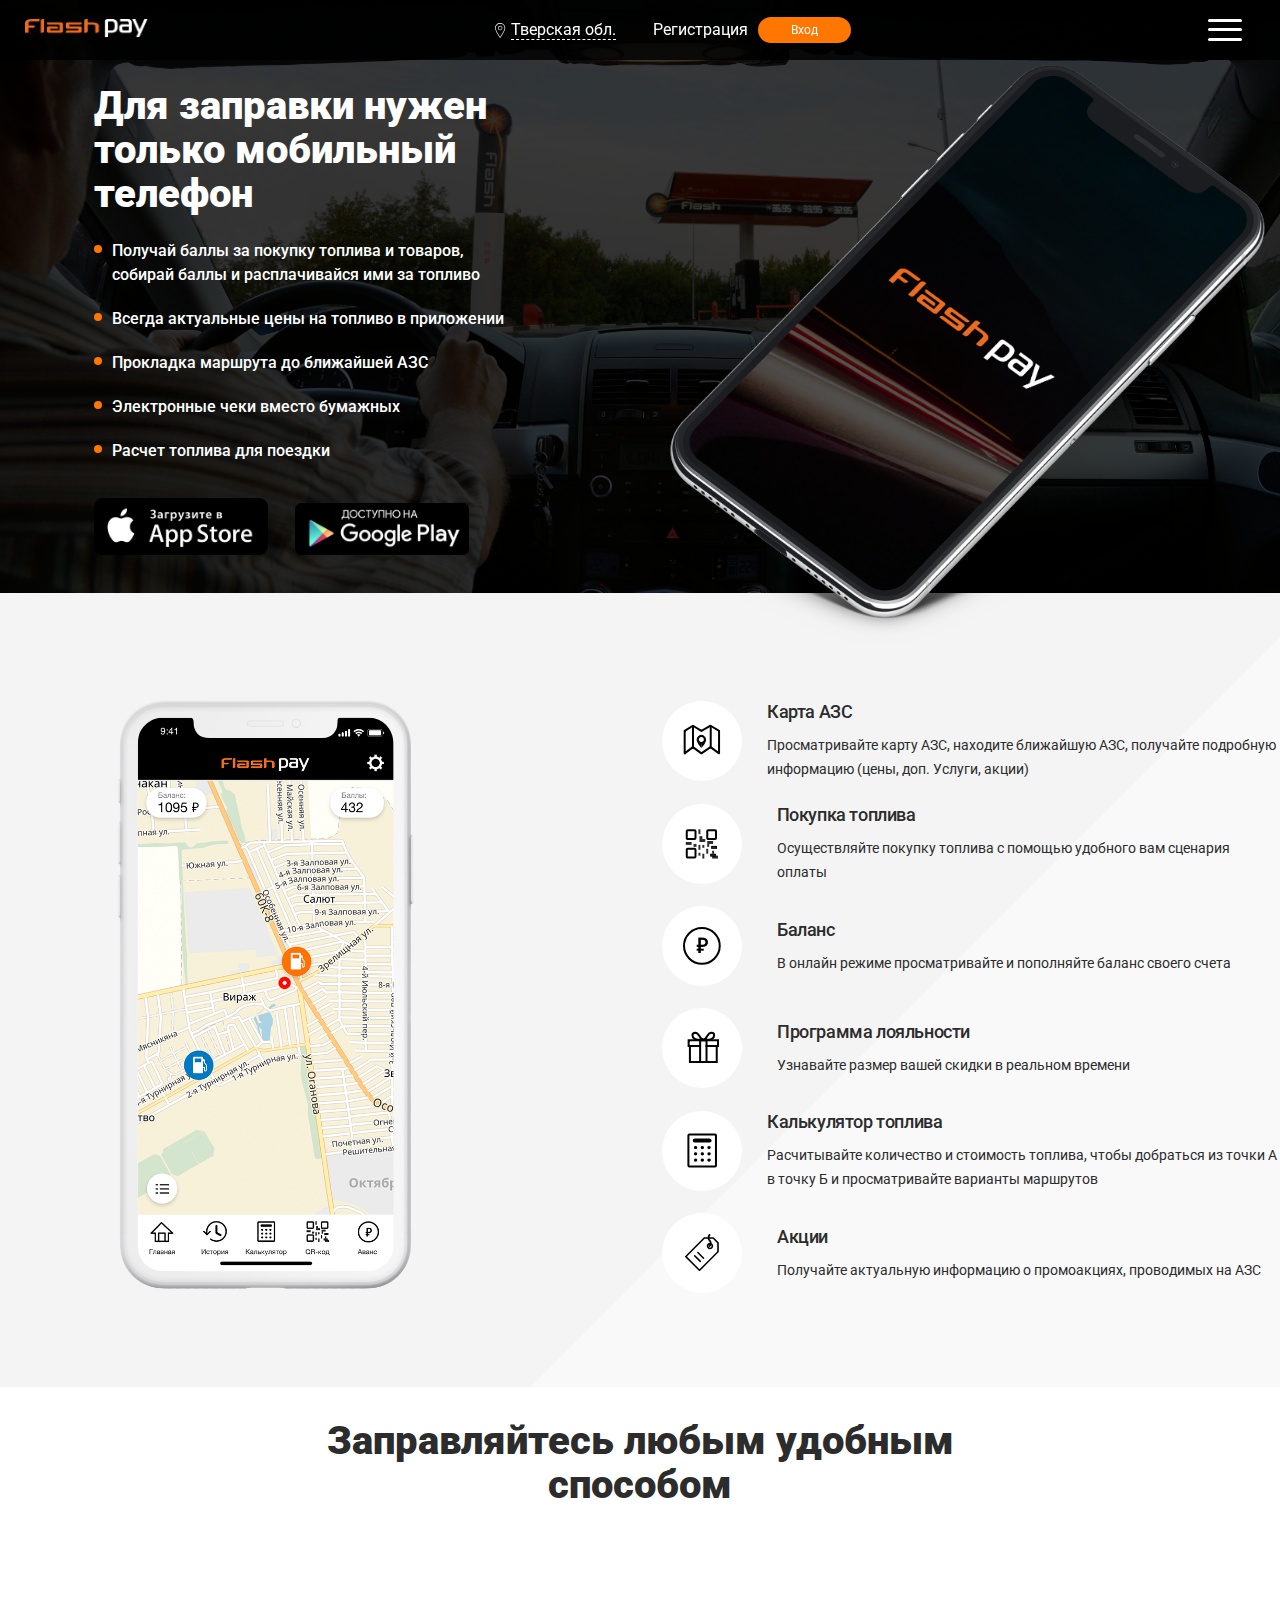
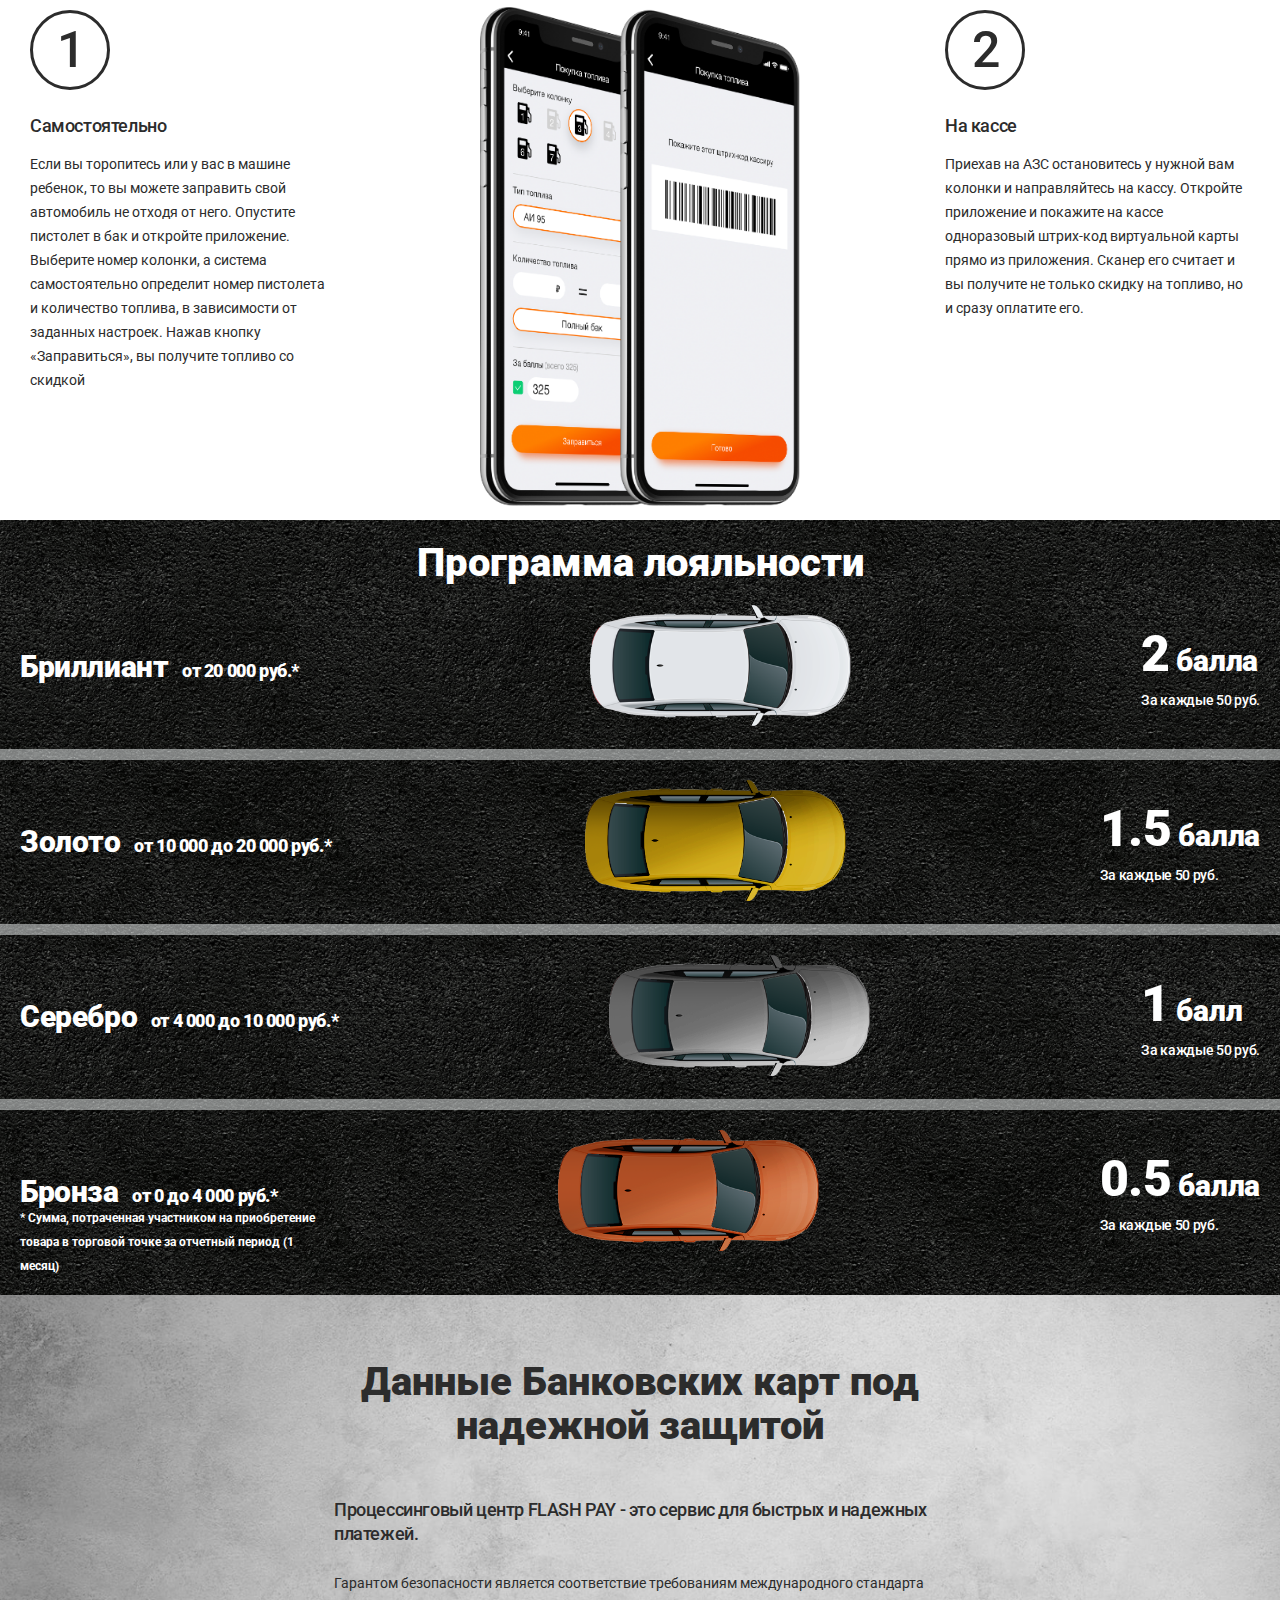
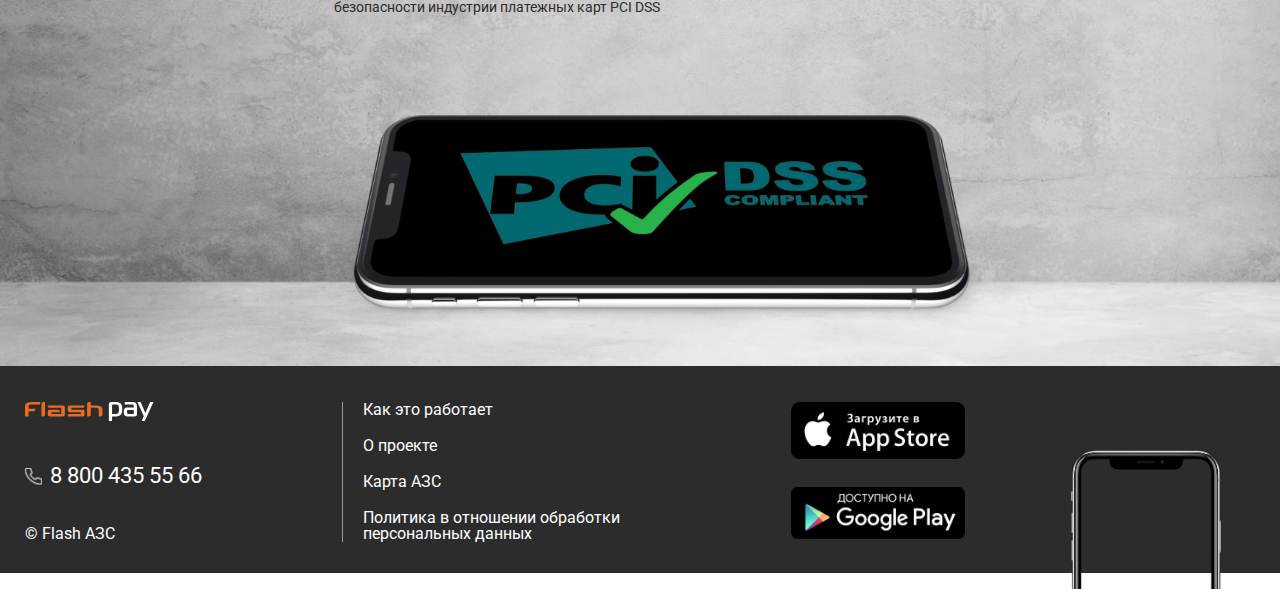
<file: index.html>
<!DOCTYPE html>
<html lang="en">

<head>
    <meta charset="UTF-8">
    <meta http-equiv="X-UA-Compatible" content="IE=edge">
    <meta name="viewport" content="width=device-width, initial-scale=1.0">
    <meta name="keywords" content="Теги сайта">
    <meta name="description" content="Описание сайта">
    <title>АЗС Flash | Главная</title>
    <link rel="stylesheet" href="css/main.css">
</head>

<body class="body body-index">
    <div class="header-wrap">
        <div class="container">
            <header class="header">
                <div class="header__left-logo">
                    <a href="/"><img src="image/flash-pay.png" alt="АЗС Flash"></a>
                </div>
				<nav class="header__left-nav">
					<ul>
						<li><a href="how_it_works.html" class="nav-active">Как это работает</a></li>
						<li><a href="about.html">О проекте</a></li>
						<li><a href="map.html">Карта АЗС</a></li>
						<li><a href="news.html">Новости</a></li>
					</ul>
				</nav>

                <div class="header__right">
                    <div class="header__right-geo">
                        <a href="#">Тверская обл.</a>
                    </div>
                    <div class="header__right-reg">
                        <a href="#">Регистрация</a>
                        <a href="#" class="btn">Вход</a>
                    </div>
				</div>
				<button class="toggle_mnu">
					<span class="sandwich">
						<span class="sw-line sw-topper"></span>
						<span class="sw-line sw-bottom"></span>
						<span class="sw-line sw-footer"></span>
					</span>
				</button>

            </header>
        </div>
    </div>

    <section class="benefits">
		<div class="overlay">
			<div class="wrap">
				<div class="container--benefits">
					<h2 class="animated fadeInUp">Для заправки нужен только мобильный телефон</h2>

					<ul class="animated fadeInUp">
						<li>Получай баллы за покупку топлива и товаров, собирай баллы и расплачивайся ими за топливо</li>
						<li>Всегда актуальные цены на топливо в приложении</li>
						<li>Прокладка маршрута до ближайшей АЗС</li>
						<li>Электронные чеки вместо бумажных</li>
						<li>Расчет топлива для поездки</li>
					</ul>

					<div class="benefits__app">
						<a href="#"><img src="image/image-3.png" alt="App Store"></a>
						<a href="#"><img src="image/image-4.png" alt="Google Play"></a>
					</div>
					<div class="benefits__img animated fadeInRight">
					</div>
				</div>
			</div>
		</div>
    </section>

    <section class="functions">
		<div class="wrap">
			<div class="container--functions">
				<ul class="functions__list">
					<li class="function__list-one block">
						<div class="block__icon block__icon--map"></div>
						<div class="block__text">
							<h4>Карта АЗС</h4>
							<p>Просматривайте карту АЗС, находите ближайшую АЗС, получайте подробную информацию (цены, доп. Услуги, акции)</p>
						</div>
					</li>

					<li class="function__list-one block">
						<div class="block__icon block__icon--fuel"></div>
						<div class="block__text">
							<h4>Покупка топлива</h4>
							<p>Осуществляйте покупку топлива с помощью удобного вам сценария оплаты</p>
						</div>
					</li>

					<li class="function__list-one block">
						<div class="block__icon block__icon--balance"></div>
						<div class="block__text">
							<h4>Баланс</h4>
							<p>В онлайн режиме просматривайте и пополняйте баланс своего счета</p>
						</div>
					</li>

					<li class="function__list-one block">
						<div class="block__icon block__icon--loyalty"></div>
						<div class="block__text">
							<h4>Программа лояльности</h4>
							<p>Узнавайте размер вашей скидки в реальном времени </p>
						</div>
					</li>

					<li class="function__list-one block">
						<div class="block__icon block__icon--calc"></div>
						<div class="block__text">
							<h4>Калькулятор топлива</h4>
							<p>Расчитывайте количество и стоимость топлива, чтобы добраться из точки А в точку Б и просматривайте варианты маршрутов</p>
						</div>
					</li>

					<li class="function__list-one block">
						<div class="block__icon block__icon--promo"></div>
						<div class="block__text">
							<h4>Акции</h4>
							<p>Получайте актуальную информацию о промоакциях, проводимых на АЗС</p>
						</div>
					</li>
				</ul>
			</div>
			<div class="functions__triangle"></div>
						
		</div>
    </section>

    <section class="ways">
		<div class="wrap">
			<div class="container--ways">
				<div class="ways__top">
					<h2>Заправляйтесь любым удобным способом
					</h2>
				</div>
				<div class="ways__bottom">
					<div class="ways__bottom-col">
						<div class="ways__bottom-wrap ">
							<span>1</span>
							<h4>Самостоятельно</h4>
							<p>Если вы торопитесь или у вас в машине ребенок, то вы можете заправить свой автомобиль не отходя от него. Опустите пистолет в бак и откройте приложение. Выберите номер колонки, а система самостоятельно определит номер пистолета и количество топлива, в зависимости от заданных настроек. Нажав кнопку «Заправиться», вы получите топливо со скидкой</p>
						</div>
						
					</div>
					<div class="ways__bottom-col">
						<div class="ways__bottom-wrap ways__bottom-wrap--right ">
							<span>2</span>
							<h4>На кассе</h4>
							<p>Приехав на АЗС остановитесь у нужной вам колонки и направляйтесь на кассу. Откройте приложение и покажите на кассе одноразовый штрих-код виртуальной карты прямо из приложения. Сканер его считает и вы получите не только скидку на топливо, но и сразу оплатите его.</p>
						</div>
					</div>
				</div>
			</div>
		</div>
    </section>

    <section class="program">
		<div class="wrap">
			<h2>Программа лояльности</h2>
			<div class="program__blocks program__blocks--brilliant">
				<div class="program__blocks-left">
					<p><span>Бриллиант</span> от 20 000 руб.*</p>
				</div>
				<div class="program__blocks-img ">
					<img src="image/car-brilliant.png" alt="car-brilliant">
				</div>
				<div class="program__blocks-right">
					<p><span><em>2</em> балла</span><br>За каждые 50 руб.</p>
				</div>
			</div>
			<div class="program__blocks program__blocks--gold">
				<div class="program__blocks-left">
					<p><span>Золото</span> от 10 000 до 20 000 руб.*</p>
				</div>
				<div class="program__blocks-img ">
					<img src="image/car-gold.png" alt="car-gold">
				</div>
				<div class="program__blocks-right">
					<p><span><em>1.5</em> балла</span><br>За каждые 50 руб.</p>
				</div>
			</div>
			<div class="program__blocks program__blocks--silver">
				<div class="program__blocks-left">
					<p><span>Серебро</span> от 4 000 до 10 000 руб.*</p>
				</div>
				<div class="program__blocks-img ">
					<img src="image/car-silver.png" alt="car-silver">
				</div>
				<div class="program__blocks-right">
					<p><span><em>1</em> балл</span><br>За каждые 50 руб.</p>
				</div>
			</div>
			<div class="program__blocks program__blocks--bronze">
				<div class="program__blocks-left">
					<p><span>Бронза</span> от 0 до 4 000 руб.*</p>
				</div>
				<div class="program__blocks-img ">
					<img src="image/car-bronze.png" alt="car-bronze">
				</div>
				<div class="program__blocks-right">
					<p><span><em>0.5</em> балла</span><br>За каждые 50 руб.</p>
				</div>
			</div>
			<div class="program__comment">* Сумма, потраченная участником на приобретение товара в торговой точке за отчетный период (1 месяц)</div>
		</div>
    </section>

    <section class="defence">
		<div class="wrap">
			<div class="container--defence ">
				<h2>Данные Банковских карт под надежной защитой</h2>
				<h4>Процессинговый центр FLASH PAY - это сервис для быстрых и надежных платежей.</h4>
				<p>Гарантом безопасности является соответствие требованиям международного стандарта безопасности индустрии платежных карт PCI DSS</p>
			</div>
		</div>
    </section>

    <footer class="footer-wrap">
        <div class="container">
            <div class="footer">
                <div class="footer__left">
                    <div class="footer__left-logo">
                        <a href="/"><img src="image/flash-pay.png" alt="АЗС Flash"></a>
                    </div>

                    <div class="footer__left-phone">
                        <a href="tel:+78004355566">8 800 435 55 66</a>
                    </div>

                    <div class="footer__left-copyright">&copy; <a href="/">Flash АЗС</a></div>
                </div>

                <nav class="footer__center">
                    <ul>
                        <li><a href="how_it_works.html">Как это работает</a></li>
                        <li><a href="about.html">О проекте</a></li>
                        <li><a href="map.html">Карта АЗС</a></li>
                        <li><a href="personal_data.html">Политика в отношении обработки персональных данных</a></li>
                    </ul>
                </nav>

                <div class="footer__right">
                    <a href="#"><img src="image/image-3.png" alt="App Store"></a>
                    <a href="#"><img src="image/image-4.png" alt="Google Play"></a>
                </div>
            </div>
        </div>
	</footer>
	<script src="js/common.js"></script>
</body>

</html>
</file>
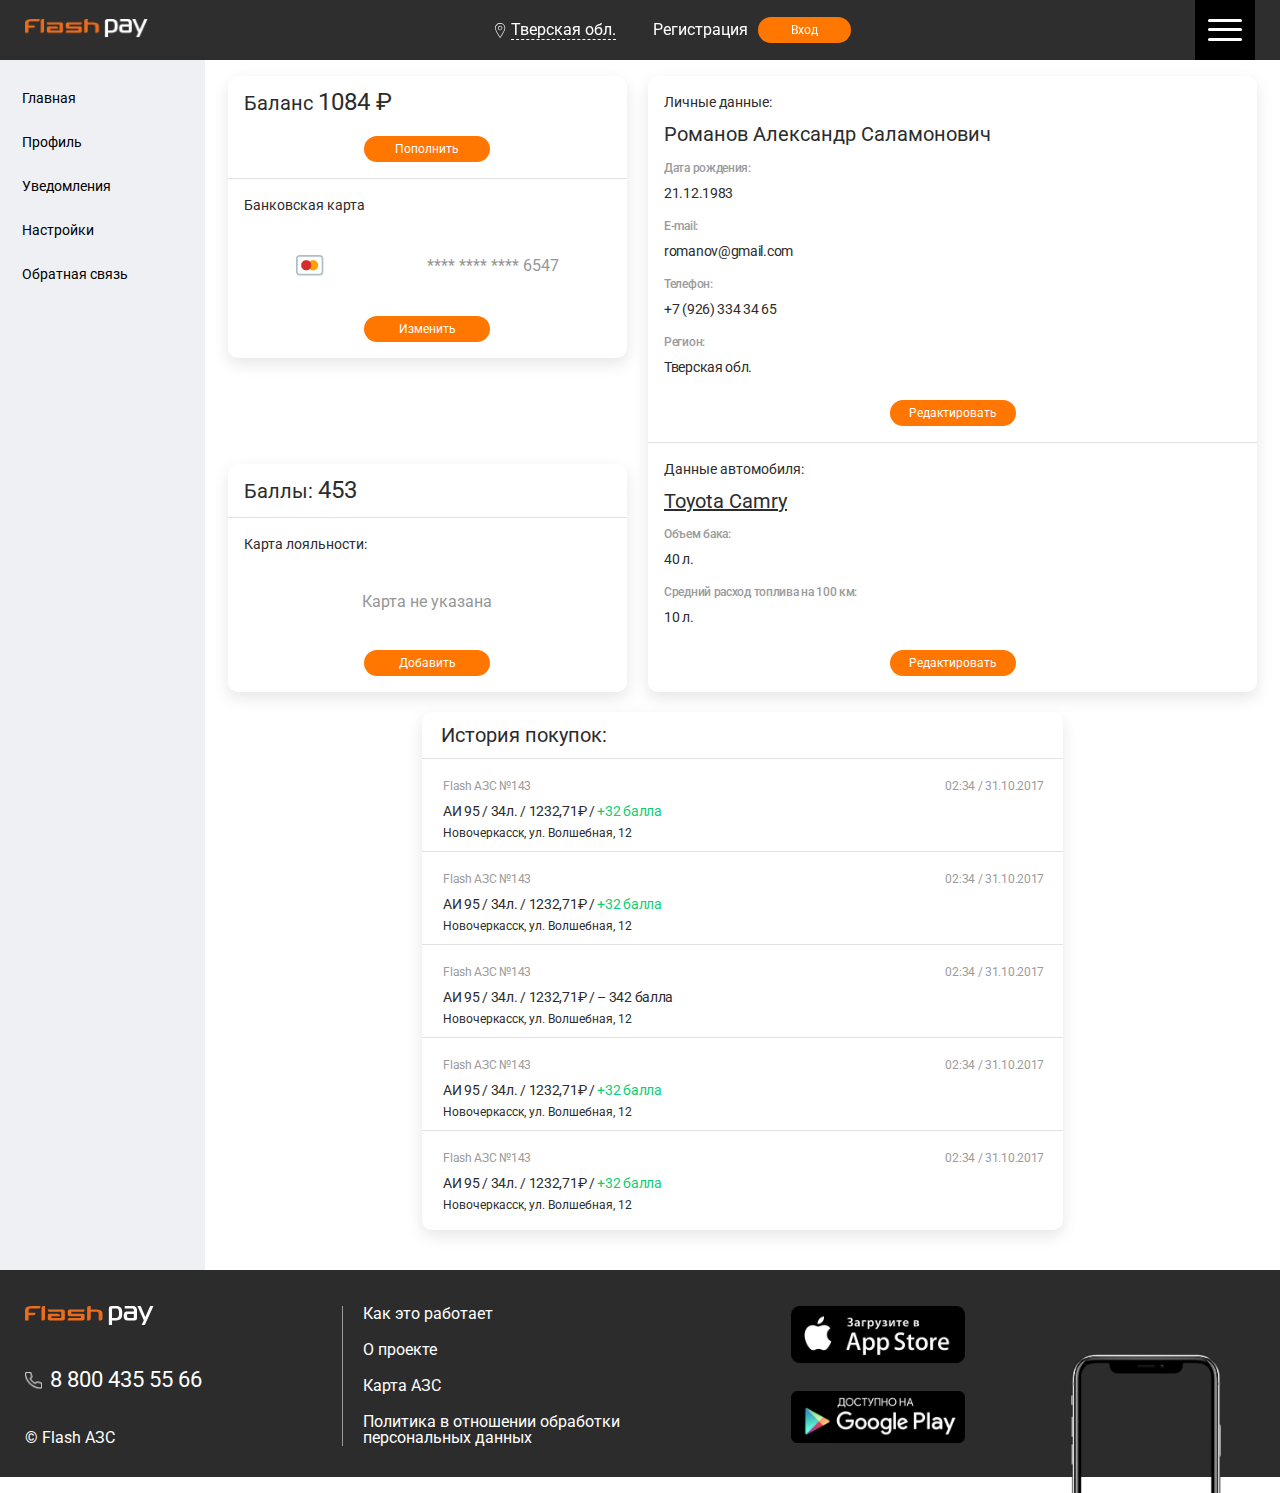
<file: cabinet.html>
<!DOCTYPE html>
<html lang="en">

<head>
    <meta charset="UTF-8">
    <meta http-equiv="X-UA-Compatible" content="IE=edge">
    <meta name="viewport" content="width=device-width, initial-scale=1.0">
    <meta name="keywords" content="Теги сайта">
    <meta name="description" content="Описание сайта">
    <title>АЗС Flash | Главная</title>
    <link rel="stylesheet" href="css/main.css">
</head>

<body class="body">
    <div class="wrapper">
        <div class="content">
            <div class="header-wrap">
                <div class="container">
                    <header class="header">
                        <div class="header__left-logo">
                            <a href="/"><img src="image/flash-pay.png" alt="АЗС Flash"></a>
                        </div>
                        <nav class="header__left-nav">
                            <ul>
                                <li><a href="how_it_works.html" class="nav-active">Как это работает</a></li>
                                <li><a href="about.html">О проекте</a></li>
                                <li><a href="map.html">Карта АЗС</a></li>
                                <li><a href="news.html">Новости</a></li>
                            </ul>
                        </nav>
        
                        <div class="header__right">
                            <div class="header__right-geo">
                                <a href="#">Тверская обл.</a>
                            </div>
                            <div class="header__right-reg">
                                <a href="#">Регистрация</a>
                                <a href="#" class="btn">Вход</a>
                            </div>
                        </div>
                        <button class="toggle_mnu">
                            <span class="sandwich">
                                <span class="sw-line sw-topper"></span>
                                <span class="sw-line sw-bottom"></span>
                                <span class="sw-line sw-footer"></span>
                            </span>
                        </button>
        
                    </header>
                </div>
            </div>

            <section class="cabinet">
                <div class="wrap">
                    <ul class="cabinet__menu">
                        <li><a href="#">Главная</a></li>
                        <li><a href="#">Профиль</a></li>
                        <li><a href="#">Уведомления</a></li>
                        <li><a href="#">Настройки</a></li>
                        <li><a href="#">Обратная связь</a></li>
                    </ul>
                    <div class="cabinet__wrap">
                        <div class="cabinet__col">
                            <div class="cabinet__col-single">
                                <div class="top">
                                    <h2>Баланс <span>1084 ₽</span></h2>
                                    <a class="btn btn--cabinet btn--orange" href="#">Пополнить</a>
                                </div>
        
                                <div class="bottom">
                                    <h3>Банковская карта</h3>
                                    <div class="bottom__card">
                                        <img src="image/if-mastercard-728973.png" alt="">
                                        <span>**** **** **** 6547</span>
                                    </div>
                                    <a class="btn btn--cabinet btn--orange" href="#">Изменить</a>
                                </div>
                            </div>
        
                            <div class="cabinet__col-single">
                                <div class="top">
                                    <h2>Баллы: <span>453</span></h2>
                                </div>
        
                                <div class="bottom">
                                    <h3> Карта лояльности: <a class="help" href="#"></a></h3>
                                    <div class="bottom__card">
                                        <span>Карта не указана</span>
                                    </div>
                                    <a class="btn btn--cabinet btn--orange" href="#">Добавить</a>
                                </div>
                            </div>
                        </div>
        
        
                        <div class="cabinet__col cabinet__col--wide">
                            <div class="cabinet__col-single">
                                <div class="top flex-align-left">
                                    <h3>Личные данные:</h3>
                                    <h2 class="name">Романов Александр Саламонович</h2>
                                    <h4>Дата рождения:</h4>
                                    <span class="info">21.12.1983</span>
                                    <h4>E-mail:</h4>
                                    <span class="info">romanov@gmail.com</span>
                                    <h4>Телефон:</h4>
                                    <span class="info">+7 (926) 334 34 65</span>
                                    <h4>Регион:</h4>
                                    <span class="info">Тверская обл.</span>
        
                                    <a class="btn btn--cabinet btn--orange" href="#">Редактировать</a>
                                </div>
        
                                <div class="bottom">
                                    <h3>Данные автомобиля:</h3>
                                    <h2 class="car">Toyota Camry</h2>
                                    <h4>Объем бака:</h4>
                                    <span class="info">40 л.</span>
                                    <h4>Средний расход топлива на 100 км:</h4>
                                    <span class="info">10 л.</span>
        
                                    <a class="btn btn--cabinet btn--orange" href="#">Редактировать</a>
                                </div>
                            </div>
                        </div>
        
        
                        <div class="cabinet__col cabinet__col--wide">
                            <div class="cabinet__col-single history">
                                <h2 class="history__header">История покупок:</h2>
        
                                <div class="history__single">
                                    <div class="history__single-top">
                                        <span class="common">Flash АЗС №143</span>
                                        <span class="common">02:34 / 31.10.2017</span>
                                    </div>
        
                                    <div class="history__single-bottom">
                                        <p class="sum">АИ 95 / 34л. / 1232,71₽ / <span class="sum__points">+32 балла</span></p>
                                        <p class="address">Новочеркасск, ул. Волшебная, 12</p>
                                    </div>
                                </div>
        
                                <div class="history__single">
                                    <div class="history__single-top">
                                        <span class="common">Flash АЗС №143</span>
                                        <span class="common">02:34 / 31.10.2017</span>
                                    </div>
        
                                    <div class="history__single-bottom">
                                        <p class="sum">АИ 95 / 34л. / 1232,71₽ / <span class="sum__points">+32 балла</span></p>
                                        <p class="address">Новочеркасск, ул. Волшебная, 12</p>
                                    </div>
                                </div>
        
                                <div class="history__single">
                                    <div class="history__single-top">
                                        <span class="common">Flash АЗС №143</span>
                                        <span class="common">02:34 / 31.10.2017</span>
                                    </div>
        
                                    <div class="history__single-bottom">
                                        <p class="sum">АИ 95 / 34л. / 1232,71₽ / <span class="sum__points sum__points--minus">– 342 балла</span></p>
                                        <p class="address">Новочеркасск, ул. Волшебная, 12</p>
                                    </div>
                                </div>
        
                                <div class="history__single">
                                    <div class="history__single-top">
                                        <span class="common">Flash АЗС №143</span>
                                        <span class="common">02:34 / 31.10.2017</span>
                                    </div>
        
                                    <div class="history__single-bottom">
                                        <p class="sum">АИ 95 / 34л. / 1232,71₽ / <span class="sum__points">+32 балла</span></p>
                                        <p class="address">Новочеркасск, ул. Волшебная, 12</p>
                                    </div>
                                </div>
                                <div class="history__single">
                                    <div class="history__single-top">
                                        <span class="common">Flash АЗС №143</span>
                                        <span class="common">02:34 / 31.10.2017</span>
                                    </div>
        
                                    <div class="history__single-bottom">
                                        <p class="sum">АИ 95 / 34л. / 1232,71₽ / <span class="sum__points">+32 балла</span></p>
                                        <p class="address">Новочеркасск, ул. Волшебная, 12</p>
                                    </div>
                                </div>
                            </div>
                        </div>
                    </div>
                </div>
                
                
            </section>
        </div>

        <footer class="footer-wrap">
            <div class="container">
                <div class="footer">
                    <div class="footer__left">
                        <div class="footer__left-logo">
                            <a href="/"><img src="image/flash-pay.png" alt="АЗС Flash"></a>
                        </div>

                        <div class="footer__left-phone">
                            <a href="tel:+78004355566">8 800 435 55 66</a>
                        </div>

                        <div class="footer__left-copyright">&copy; <a href="/">Flash АЗС</a></div>
                    </div>

                    <nav class="footer__center">
                        <ul>
                            <li><a href="how_it_works.html">Как это работает</a></li>
                            <li><a href="about.html">О проекте</a></li>
                            <li><a href="map.html">Карта АЗС</a></li>
                            <li><a href="personal_data.html">Политика в отношении обработки персональных данных</a></li>
                        </ul>
                    </nav>

                    <div class="footer__right">
                        <a href="#"><img src="image/image-3.png" alt="App Store"></a>
                        <a href="#"><img src="image/image-4.png" alt="Google Play"></a>
                    </div>
                </div>
            </div>
        </footer>
    </div>
	<script src="js/common.js"></script>
</body>

</html>
</file>
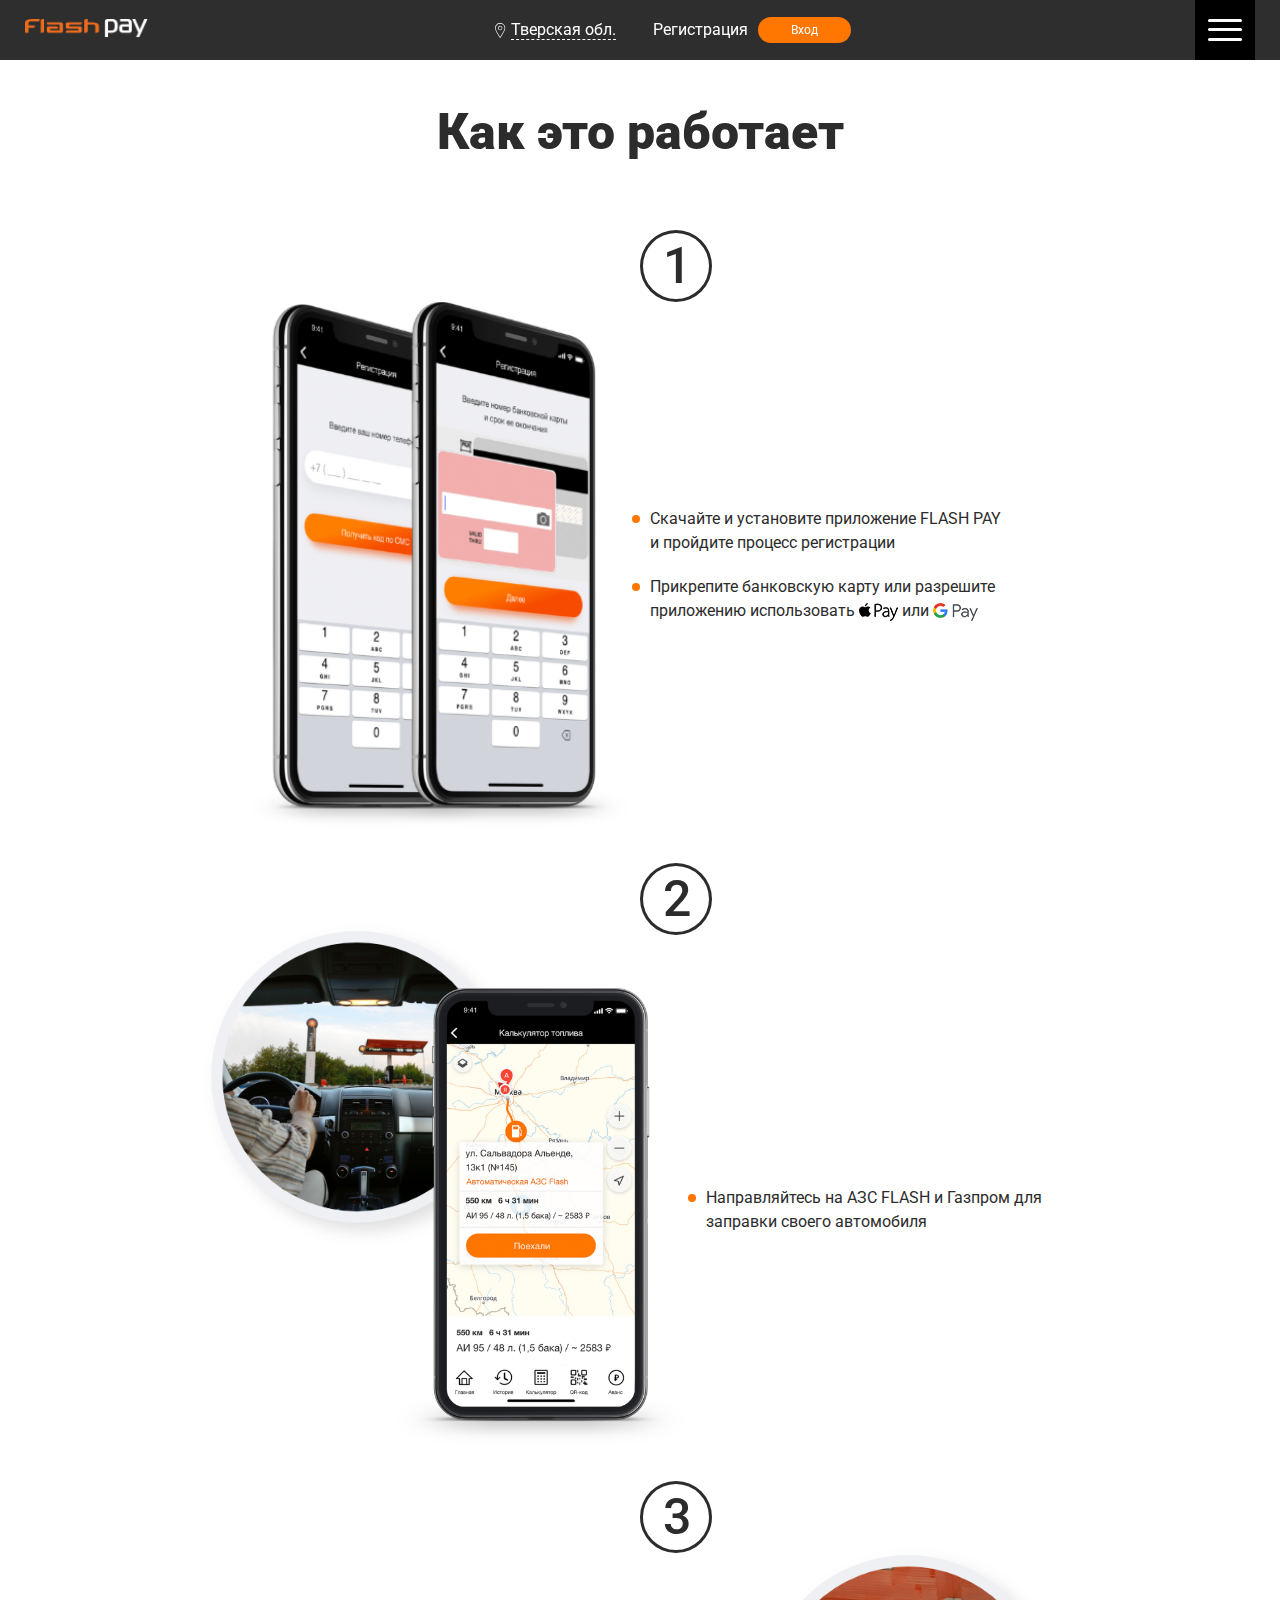
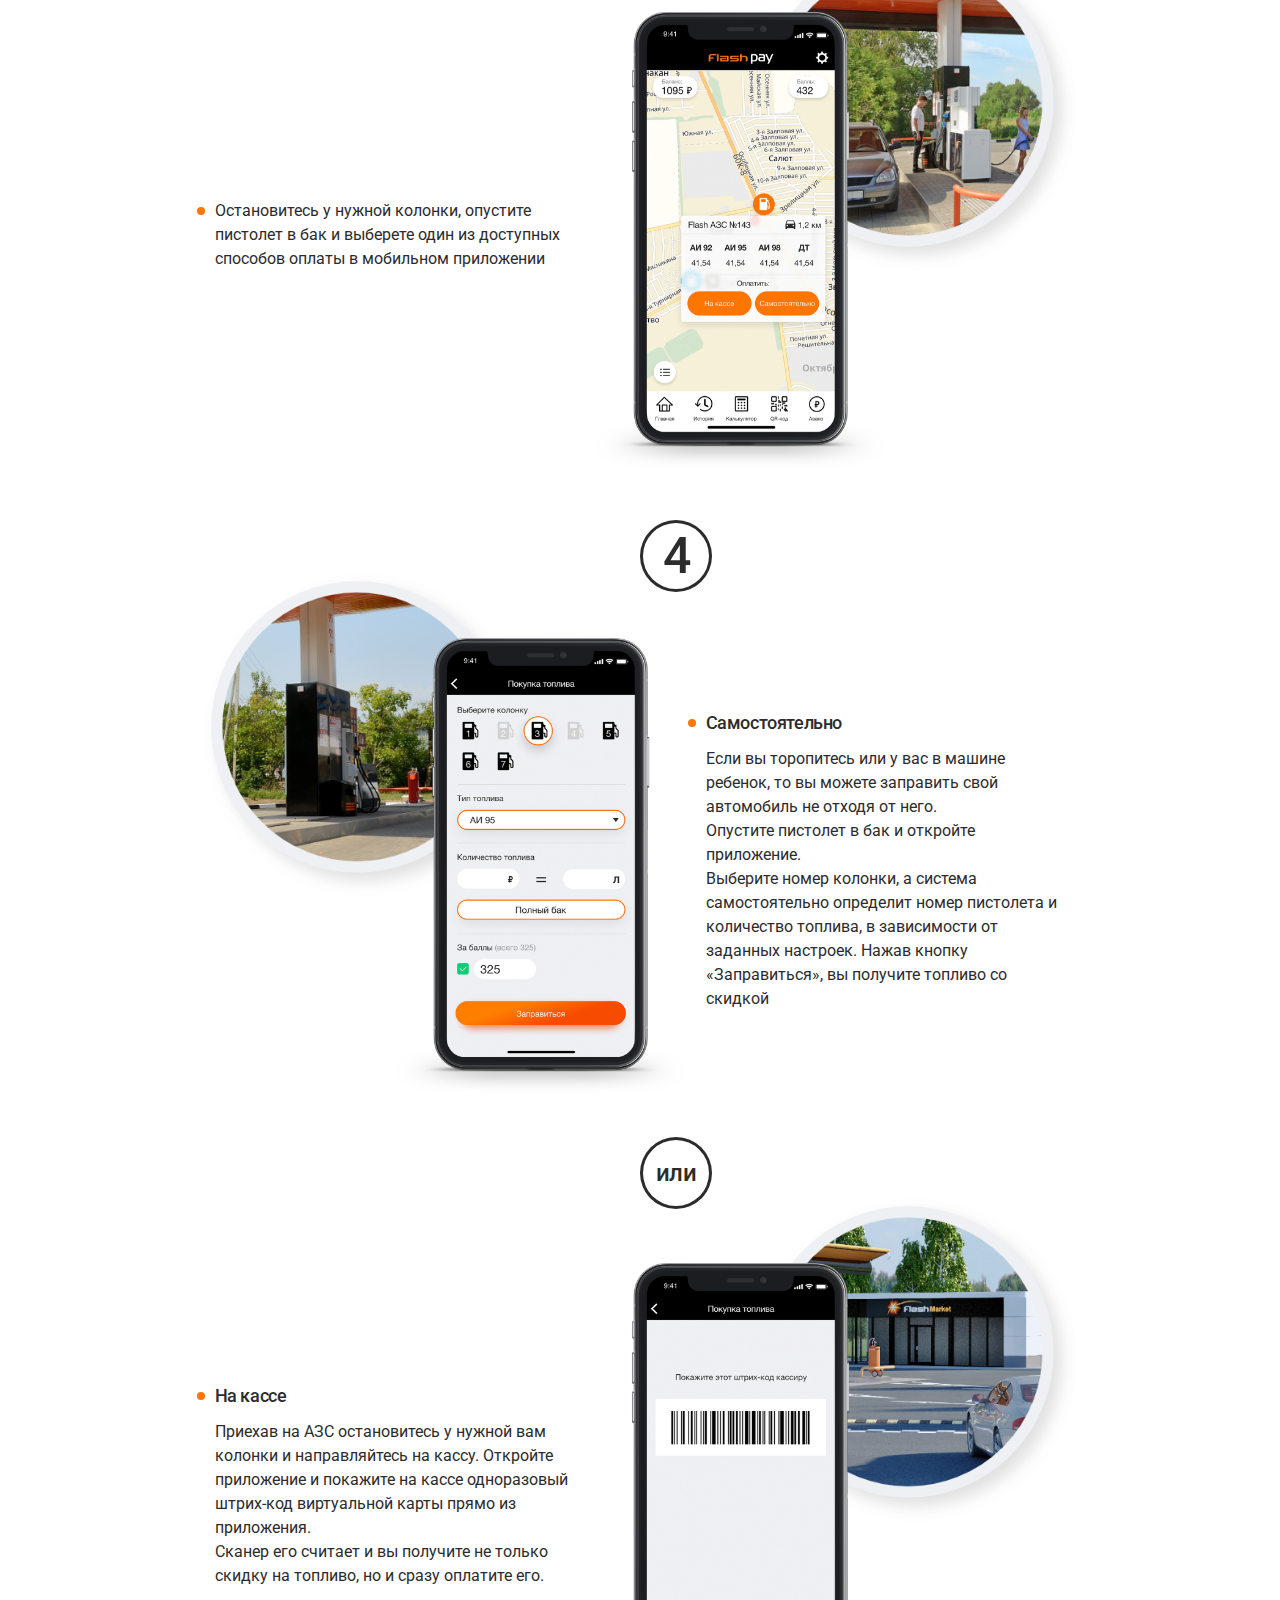
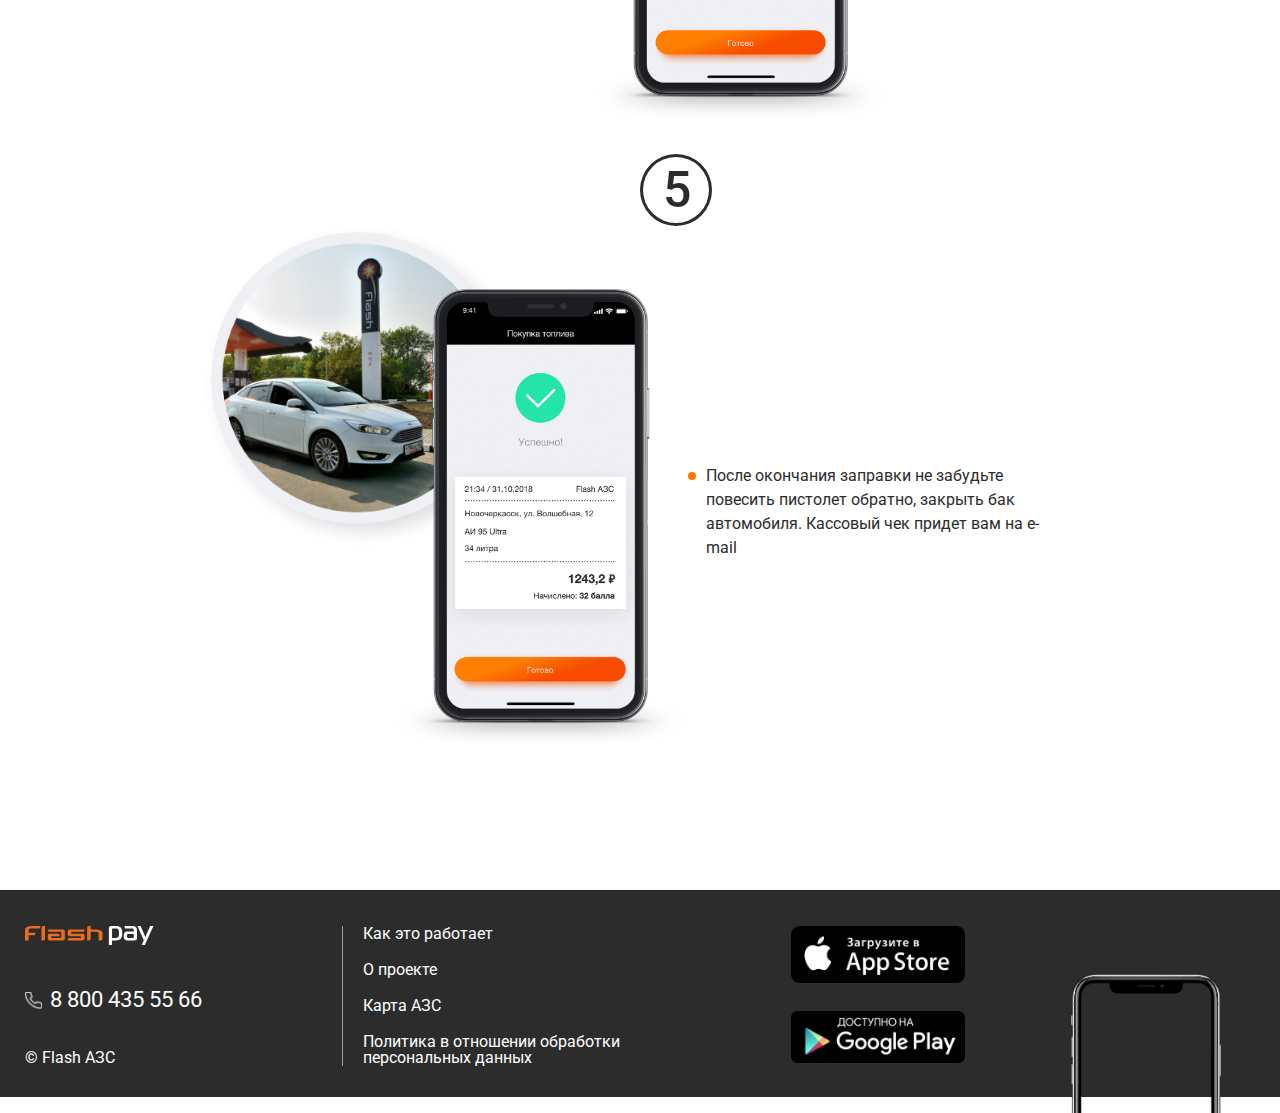
<file: how_it_works.html>
<!DOCTYPE html>
<html lang="en">

<head>
    <meta charset="UTF-8">
    <meta http-equiv="X-UA-Compatible" content="IE=edge">
    <meta name="viewport" content="width=device-width, initial-scale=1.0">
    <meta name="keywords" content="Теги сайта">
    <meta name="description" content="Описание сайта">
    <title>АЗС Flash | Главная</title>
    <link rel="stylesheet" href="css/main.css">
</head>

<body class="body body-sequence">
    <div class="header-wrap">
        <div class="container">
            <header class="header">
                <div class="header__left-logo">
                    <a href="/"><img src="image/flash-pay.png" alt="АЗС Flash"></a>
                </div>
                <nav class="header__left-nav">
                    <ul>
                        <li><a href="how_it_works.html" class="nav-active">Как это работает</a></li>
                        <li><a href="about.html">О проекте</a></li>
                        <li><a href="map.html">Карта АЗС</a></li>
                        <li><a href="news.html">Новости</a></li>
                    </ul>
                </nav>

                <div class="header__right">
                    <div class="header__right-geo">
                        <a href="#">Тверская обл.</a>
                    </div>
                    <div class="header__right-reg">
                        <a href="#">Регистрация</a>
                        <a href="#" class="btn">Вход</a>
                    </div>
                </div>
                <button class="toggle_mnu">
                    <span class="sandwich">
                        <span class="sw-line sw-topper"></span>
                        <span class="sw-line sw-bottom"></span>
                        <span class="sw-line sw-footer"></span>
                    </span>
                </button>

            </header>
        </div>
    </div>

    <section class="sequence">
        <div class="container container--sequence">
            <h1>Как это работает</h1>

            <div class="sequence__block sequence__block--one">
                <div class="sequence__img sequence__block--one-img">
                    <img src="image/phone-0.png" alt="phone">
                </div>
                <div class="sequence__text">
                    <div class="sequence__block-list">Скачайте и установите приложение FLASH PAY и пройдите процесс регистрации </div>
                    <div class="sequence__block-list">Прикрепите банковскую карту или разрешите приложению использовать <img src="image/APay.png" alt="ApplePay"> или <img src="image/GPay.png" alt="GooglePay"></div>
                </div>
            </div>

            <div class="sequence__block sequence__block--two">
                <div class="sequence__img sequence__img--bg sequence__block--two-img">
                    <img src="image/boy-1.png" alt="phone">
                </div>
                <div class="sequence__img">
                    <img src="image/phone-1.png" alt="phone">
                </div>
                <div class="sequence__text">
                    <div class="sequence__block-list">Направляйтесь на АЗС FLASH и Газпром для заправки своего автомобиля</div>
                </div>
            </div>

            <div class="sequence__block sequence__block--three">
                <div class="sequence__text">
                    <div class="sequence__block-list">Остановитесь у нужной колонки, опустите пистолет в бак и выберете один из доступных способов оплаты в мобильном приложении</div>
                </div>
                <div class="sequence__img sequence__img--bg sequence__block--three-img">
                    <img src="image/boy-2.png" alt="phone">
                </div>
                <div class="sequence__img">
                    <img src="image/phone-2.png" alt="phone">
                </div>
            </div>
            <div class="sequence__block sequence__block--four">
                <div class="sequence__img sequence__img--bg sequence__block--four-img">
                    <img src="image/boy-3.png" alt="phone">
                </div>
                <div class="sequence__img">
                    <img src="image/phone-3.png" alt="phone">
                </div>
                <div class="sequence__text">
                    <div class="sequence__block-list block-list--one choose"><h3>Самостоятельно</h3>Если вы торопитесь или у вас в машине ребенок, то вы можете заправить свой автомобиль не отходя от него. <br>Опустите пистолет в бак и откройте приложение. <br>Выберите номер колонки, а система самостоятельно определит номер пистолета и количество топлива, в зависимости от заданных настроек. Нажав кнопку «Заправиться», вы получите топливо со скидкой</div>
                </div>
            </div>

            <div class="sequence__block sequence__block--five">
                <div class="sequence__text">
                    <div class="sequence__block-list block-list--two"><h3>На кассе</h3>
                    Приехав на АЗС остановитесь у нужной вам колонки и направляйтесь на кассу. Откройте приложение и покажите на кассе одноразовый штрих-код виртуальной карты прямо из приложения. <br> Сканер его считает и вы получите не только скидку на топливо, но и сразу оплатите его.</div>
                </div>
                <div class="sequence__img sequence__img--bg sequence__block--five-img">
                    <img src="image/boy-4.png" alt="phone">
                </div>
                <div class="sequence__img">
                    <img src="image/phone-4.png" alt="phone">
                </div>
            </div>


            <div class="sequence__block sequence__block--six">
                <div class="sequence__img sequence__img--bg sequence__block--six-img">
                    <img src="image/boy-5.png" alt="phone">
                </div>
                <div class="sequence__img">
                    <img src="image/phone-5.png" alt="phone">
                </div>
                <div class="sequence__text">
                    <div class="sequence__block-list">После окончания заправки не забудьте повесить пистолет обратно, закрыть бак автомобиля. Кассовый чек придет вам на e-mail</div>
                </div>
            </div>
        </div>
    </section>

    <footer class="footer-wrap">
        <div class="container">
            <div class="footer">
                <div class="footer__left">
                    <div class="footer__left-logo">
                        <a href="/"><img src="image/flash-pay.png" alt="АЗС Flash"></a>
                    </div>

                    <div class="footer__left-phone">
                        <a href="tel:+78004355566">8 800 435 55 66</a>
                    </div>

                    <div class="footer__left-copyright">&copy; <a href="/">Flash АЗС</a></div>
                </div>

                <nav class="footer__center">
                    <ul>
                        <li><a href="how_it_works.html">Как это работает</a></li>
                        <li><a href="about.html">О проекте</a></li>
                        <li><a href="map.html">Карта АЗС</a></li>
                        <li><a href="personal_data.html">Политика в отношении обработки персональных данных</a></li>
                    </ul>
                </nav>

                <div class="footer__right">
                    <a href="#"><img src="image/image-3.png" alt="App Store"></a>
                    <a href="#"><img src="image/image-4.png" alt="Google Play"></a>
                </div>
            </div>
        </div>
    </footer>
	<script src="js/common.js"></script>
</body>

</html>
</file>
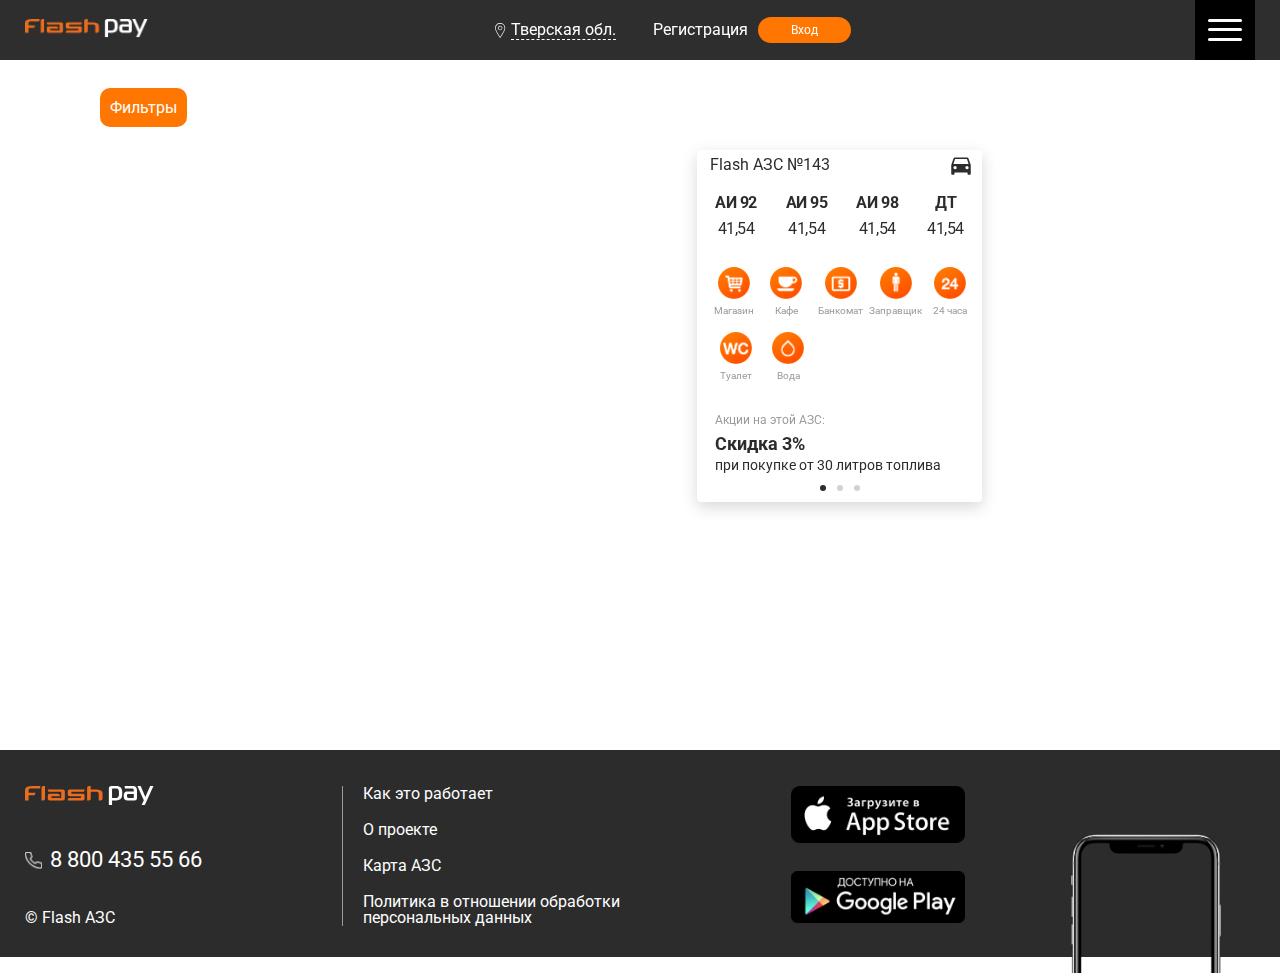
<file: map.html>
<!DOCTYPE html>
<html lang="en">

<head>
    <meta charset="UTF-8">
    <meta http-equiv="X-UA-Compatible" content="IE=edge">
    <meta name="viewport" content="width=device-width, initial-scale=1.0">
    <meta name="keywords" content="Теги сайта">
    <meta name="description" content="Описание сайта">
    <title>АЗС Flash | Главная</title>
    <link rel="stylesheet" href="css/main.css">
</head>

<body class="body">
    <div class="header-wrap">
        <div class="container">
            <header class="header">
                <div class="header__left-logo">
                    <a href="/"><img src="image/flash-pay.png" alt="АЗС Flash"></a>
                </div>
                <nav class="header__left-nav">
                    <ul>
                        <li><a href="how_it_works.html" class="nav-active">Как это работает</a></li>
                        <li><a href="about.html">О проекте</a></li>
                        <li><a href="map.html">Карта АЗС</a></li>
                        <li><a href="news.html">Новости</a></li>
                    </ul>
                </nav>

                <div class="header__right">
                    <div class="header__right-geo">
                        <a href="#">Тверская обл.</a>
                    </div>
                    <div class="header__right-reg">
                        <a href="#">Регистрация</a>
                        <a href="#" class="btn">Вход</a>
                    </div>
                </div>
                <button class="toggle_mnu">
                    <span class="sandwich">
                        <span class="sw-line sw-topper"></span>
                        <span class="sw-line sw-bottom"></span>
                        <span class="sw-line sw-footer"></span>
                    </span>
                </button>

            </header>
        </div>
    </div>

    <section class="filter display-none" id="filters-modal">
        <div class="filter-content">
            <div class="container--filter">
                <div class="filter__buttons">
                    <a href="#" class="btn" id="mapShow">На карте</a>
                    <a href="#" class="btn btn--transparent btn--black" id="listShow">Списком</a>
                </div>

                <div class="filter__lists">
                    <div class="filter__lists-one">
                        <span>Тип топлива:</span>
                        <ul>
                            <li>
                                <label class="checkbox">
                                    <input type="checkbox" class="checkbox__original">
                                    <span class="checkbox__custom"></span><span class="checkbox__text">АИ-98</span>
                                </label>
                            </li>

                            <li>
                                <label class="checkbox">
                                    <input type="checkbox" class="checkbox__original">
                                    <span class="checkbox__custom"></span><span class="checkbox__text">АИ-95</span>
                                </label>
                            </li>

                            <li>
                                <label class="checkbox">
                                    <input type="checkbox" class="checkbox__original">
                                    <span class="checkbox__custom"></span><span class="checkbox__text">АИ-92</span>
                                </label>
                            </li>

                            <li>
                                <label class="checkbox">
                                    <input type="checkbox" class="checkbox__original">
                                    <span class="checkbox__custom"></span><span class="checkbox__text">ДТ</span>
                                </label>
                            </li>
                        </ul>
                    </div>

                    <div class="filter__lists-one">
                        <span>Дополнительный услуги:</span>
                        <ul>
                            <li>
                                <label class="checkbox">
                                    <input type="checkbox" class="checkbox__original">
                                    <span class="checkbox__custom"></span><span class="checkbox__text">Автомойка</span>
                                </label>
                            </li>

                            <li>
                                <label class="checkbox">
                                    <input type="checkbox" class="checkbox__original">
                                    <span class="checkbox__custom"></span><span class="checkbox__text">Подкачка</span>
                                </label>
                            </li>

                            <li>
                                <label class="checkbox">
                                    <input type="checkbox" class="checkbox__original">
                                    <span class="checkbox__custom"></span><span class="checkbox__text">Кафе</span>
                                </label>
                            </li>

                            <li>
                                <label class="checkbox">
                                    <input type="checkbox" class="checkbox__original">
                                    <span class="checkbox__custom"></span><span class="checkbox__text">Магазин</span>
                                </label>
                            </li>
                        </ul>
                    </div>

                    <div class="filter__lists-one">
                        <span>Цена:</span>
                        <ul>

                            <li>
                                <label class="checkbox">
                                    <input type="checkbox" class="checkbox__original">
                                    <span class="checkbox__custom"></span><span class="checkbox__text">Ниже средней</span>
                                </label>
                            </li>

                            <li>
                                <label class="checkbox">
                                    <input type="checkbox" class="checkbox__original">
                                    <span class="checkbox__custom"></span><span class="checkbox__text">Средняя</span>
                                </label>
                            </li>

                            <li>
                                <label class="checkbox">
                                    <input type="checkbox" class="checkbox__original">
                                    <span class="checkbox__custom"></span><span class="checkbox__text">Выше средней</span>
                                </label>
                            </li>
                        </ul>
                    </div>
                </div>
            </div>
        </div>
    </section>

    <section class="map">
        <div class="map__services">
            <div class="map__services-block name"><span>Flash АЗС №143</span></div>
            <div class="map__services-block fuel">
                <div class="fuel__one">
                    <span>АИ 92</span>
                    <span>41,54</span>
                </div>
                <div class="fuel__one">
                    <span>АИ 95</span>
                    <span>41,54</span>
                </div>
                <div class="fuel__one">
                    <span>АИ 98</span>
                    <span>41,54</span>
                </div>
                <div class="fuel__one">
                    <span>ДТ</span>
                    <span>41,54</span>
                </div>
            </div>
            <div class="map__services-block list">
                <div class="list__one"><img src="image/group-175.png" alt=""><span>Магазин</span></div>
                <div class="list__one"><img src="image/group-176.png" alt=""><span>Кафе</span></div>
                <div class="list__one"><img src="image/group-177.png" alt=""><span>Банкомат</span></div>
                <div class="list__one"><img src="image/group-178.png" alt=""><span>Заправщик</span></div>
                <div class="list__one"><img src="image/group-179.png" alt=""><span>24 часа</span></div>
                <div class="list__one"><img src="image/group-180.png" alt=""><span>Туалет</span></div>
                <div class="list__one"><img src="image/group-181.png" alt=""><span>Вода</span></div>
            </div>
            <div class="map__services-block promo">
                <div class="promo__top">Акции на этой АЗС:</div>
                <div class="promo__bottom">
                    <h6>Скидка 3%</h6>
                    <p>при покупке от 30 литров топлива</p>
                </div>
            </div>
            <div class="map__services-dots">
                <ul>
                    <li class="active"><span></span></li>
                    <li><span></span></li>
                    <li><span></span></li>
                </ul>
            </div>
        </div>

        <div class="map__graphics">
            <iframe src="https://yandex.ru/map-widget/v1/?um=constructor%3Aa9898c46b7b5bcd7295e8454e9290e59afa8a09ab27899cb7026a6f1d56b02a2&amp;source=constructor"
                width="100%" height="100%" frameborder="0"></iframe>
        </div>
    </section>

    <footer class="footer-wrap">
        <div class="container">
            <div class="footer">
                <div class="footer__left">
                    <div class="footer__left-logo">
                        <a href="/"><img src="image/flash-pay.png" alt="АЗС Flash"></a>
                    </div>

                    <div class="footer__left-phone">
                        <a href="tel:+78004355566">8 800 435 55 66</a>
                    </div>

                    <div class="footer__left-copyright">&copy; <a href="/">Flash АЗС</a></div>
                </div>

                <nav class="footer__center">
                    <ul>
                        <li><a href="how_it_works.html">Как это работает</a></li>
                        <li><a href="about.html">О проекте</a></li>
                        <li><a href="map.html">Карта АЗС</a></li>
                        <li><a href="personal_data.html">Политика в отношении обработки персональных данных</a></li>
                    </ul>
                </nav>

                <div class="footer__right">
                    <a href="#"><img src="image/image-3.png" alt="App Store"></a>
                    <a href="#"><img src="image/image-4.png" alt="Google Play"></a>
                </div>
            </div>
        </div>
    </footer>
    <div class="filter__btn" id="filtersShow"><span>Фильтры</span></div>
    <script src="js/common.js"></script>
    <script src="js/map-fliters.js"></script>
</body>

</html>
</file>
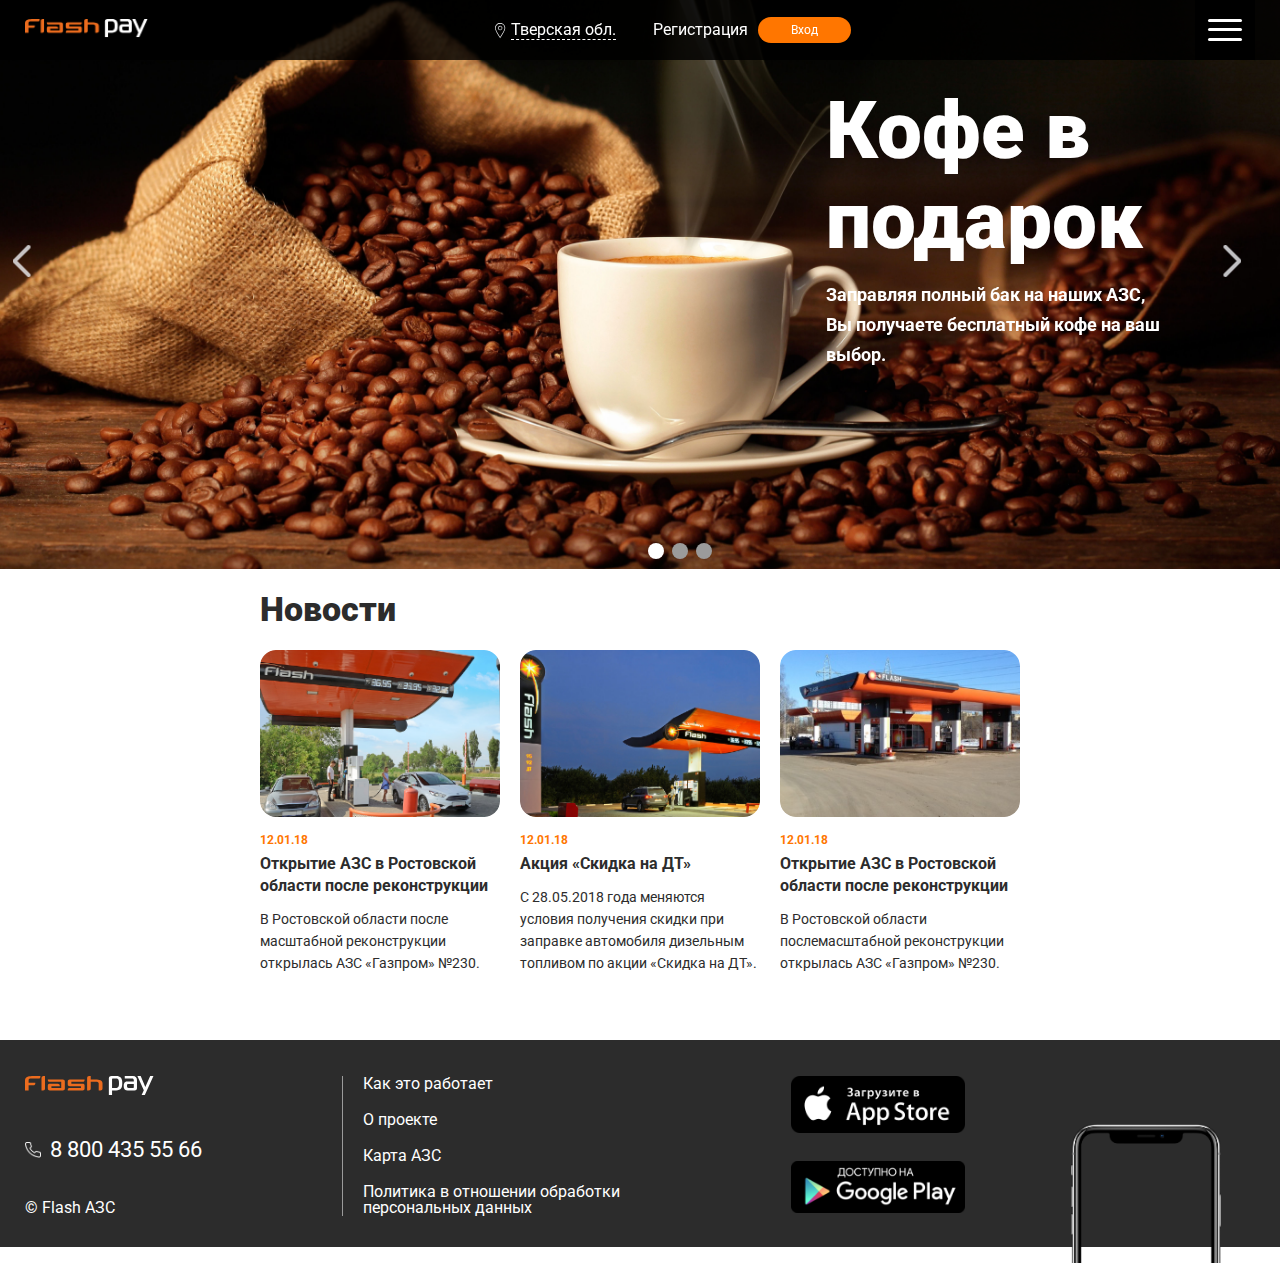
<file: news.html>
<!DOCTYPE html>
<html lang="en">

<head>
    <meta charset="UTF-8">
    <meta http-equiv="X-UA-Compatible" content="IE=edge">
    <meta name="viewport" content="width=device-width, initial-scale=1.0">
    <meta name="keywords" content="Теги сайта">
    <meta name="description" content="Описание сайта">
    <title>АЗС Flash | Новости</title>
    <link rel="stylesheet" href="css/main.css">
</head>

<body class="body">
    <div class="header-wrap">
        <div class="container">
            <header class="header">
                <div class="header__left-logo">
                    <a href="/"><img src="image/flash-pay.png" alt="АЗС Flash"></a>
                </div>
                <nav class="header__left-nav">
                    <ul>
                        <li><a href="how_it_works.html" class="nav-active">Как это работает</a></li>
                        <li><a href="about.html">О проекте</a></li>
                        <li><a href="map.html">Карта АЗС</a></li>
                        <li><a href="news.html">Новости</a></li>
                    </ul>
                </nav>

                <div class="header__right">
                    <div class="header__right-geo">
                        <a href="#">Тверская обл.</a>
                    </div>
                    <div class="header__right-reg">
                        <a href="#">Регистрация</a>
                        <a href="#" class="btn">Вход</a>
                    </div>
                </div>
                <button class="toggle_mnu">
                    <span class="sandwich">
                        <span class="sw-line sw-topper"></span>
                        <span class="sw-line sw-bottom"></span>
                        <span class="sw-line sw-footer"></span>
                    </span>
                </button>

            </header>
        </div>
    </div>

    <div class="slider">
        <div class="slider__wrap peppermint" id="peppermint">
            <div class="slide slide--one">
                <div class="slide__text">
                    <h2 class="slide__text-heading">Кофе в подарок</h2>
                    <p class="slide__text-comment">Заправляя полный бак на наших АЗС, Вы получаете бесплатный кофе на ваш выбор.</p>
                </div>
            </div>
            <div class="slide slide--one">
                <div class="slide__text">
                    <h2 class="slide__text-heading">Кофе в подарок</h2>
                    <p class="slide__text-comment">Заправляя полный бак на наших АЗС, Вы получаете бесплатный кофе на ваш выбор.</p>
                </div>
            </div>
            <div class="slide slide--one">
                <div class="slide__text">
                    <h2 class="slide__text-heading">Кофе в подарок</h2>
                    <p class="slide__text-comment">Заправляя полный бак на наших АЗС, Вы получаете бесплатный кофе на ваш выбор.</p>
                </div>
            </div>
        </div>

        <div class="slider__arrows">
            <a href="javascript:void(0)" class="slider__arrows-left arrow" id="slider__arrows-left"></a>
            <a href="javascript:void(0)" class="slider__arrows-right arrow" id="slider__arrows-right"></a>
        </div>
    </div>

    <div class="news">
        <h2>Новости</h2>
        <div class="news__content">
            <div class="news__content-single">
                <a href="javascript:void(0)">
                    <img src="image/news1.png" alt="">
                </a>
                <time>12.01.18</time>
                <a href="javascript:void(0)">
                    <h3>Открытие АЗС в Ростовской области после реконструкции</h3>
                </a>
                <p>В Ростовской области после масштабной реконструкции открылась АЗС «Газпром» №230.</p>
            </div>
            <div class="news__content-single">
                <a href="javascript:void(0)">
                    <img src="image/news2.png" alt="">
                </a>
                <time>12.01.18</time>
                <a href="javascript:void(0)">
                    <h3>Акция «Скидка на ДТ»</h3>
                </a>
                <p>C 28.05.2018 года меняются условия получения скидки при заправке автомобиля дизельным топливом по акции «Скидка на ДТ».</p>
            </div>
            <div class="news__content-single">
                <a href="javascript:void(0)">
                    <img src="image/news3.png" alt="">
                </a>
                <time>12.01.18</time>
                <a href="javascript:void(0)">
                    <h3>Открытие АЗС в Ростовской области после реконструкции</h3>
                </a>
                <p>В Ростовской области послемасштабной реконструкции открылась АЗС «Газпром» №230.</p>
            </div>
        </div>
    </div>

    <footer class="footer-wrap">
        <div class="container">
            <div class="footer">
                <div class="footer__left">
                    <div class="footer__left-logo">
                        <a href="/"><img src="image/flash-pay.png" alt="АЗС Flash"></a>
                    </div>

                    <div class="footer__left-phone">
                        <a href="tel:+78004355566">8 800 435 55 66</a>
                    </div>

                    <div class="footer__left-copyright">&copy; <a href="/">Flash АЗС</a></div>
                </div>

                <nav class="footer__center">
                    <ul>
                        <li><a href="how_it_works.html">Как это работает</a></li>
                        <li><a href="about.html">О проекте</a></li>
                        <li><a href="map.html">Карта АЗС</a></li>
                        <li><a href="personal_data.html">Политика в отношении обработки персональных данных</a></li>
                    </ul>
                </nav>

                <div class="footer__right">
                    <a href="#"><img src="image/image-3.png" alt="App Store"></a>
                    <a href="#"><img src="image/image-4.png" alt="Google Play"></a>
                </div>
            </div>
        </div>
    </footer>
    <script src="js/peppermint.min.js"></script>
    <script>
        var slider = Peppermint(document.querySelector('#peppermint'), {
                slideshow: true,
                speed: 500,
                touchSpeed: 300,
                slideshowInterval: 3500,
                dots: true
            }),

            navLeft = document.querySelector('#slider__arrows-left'),
            navRight = document.querySelector('#slider__arrows-right');

        navRight.addEventListener('click', slider.next, false);
        navLeft.addEventListener('click', slider.prev, false);

    </script>
    <script src="js/common.js"></script>
</body>

</html>
</file>
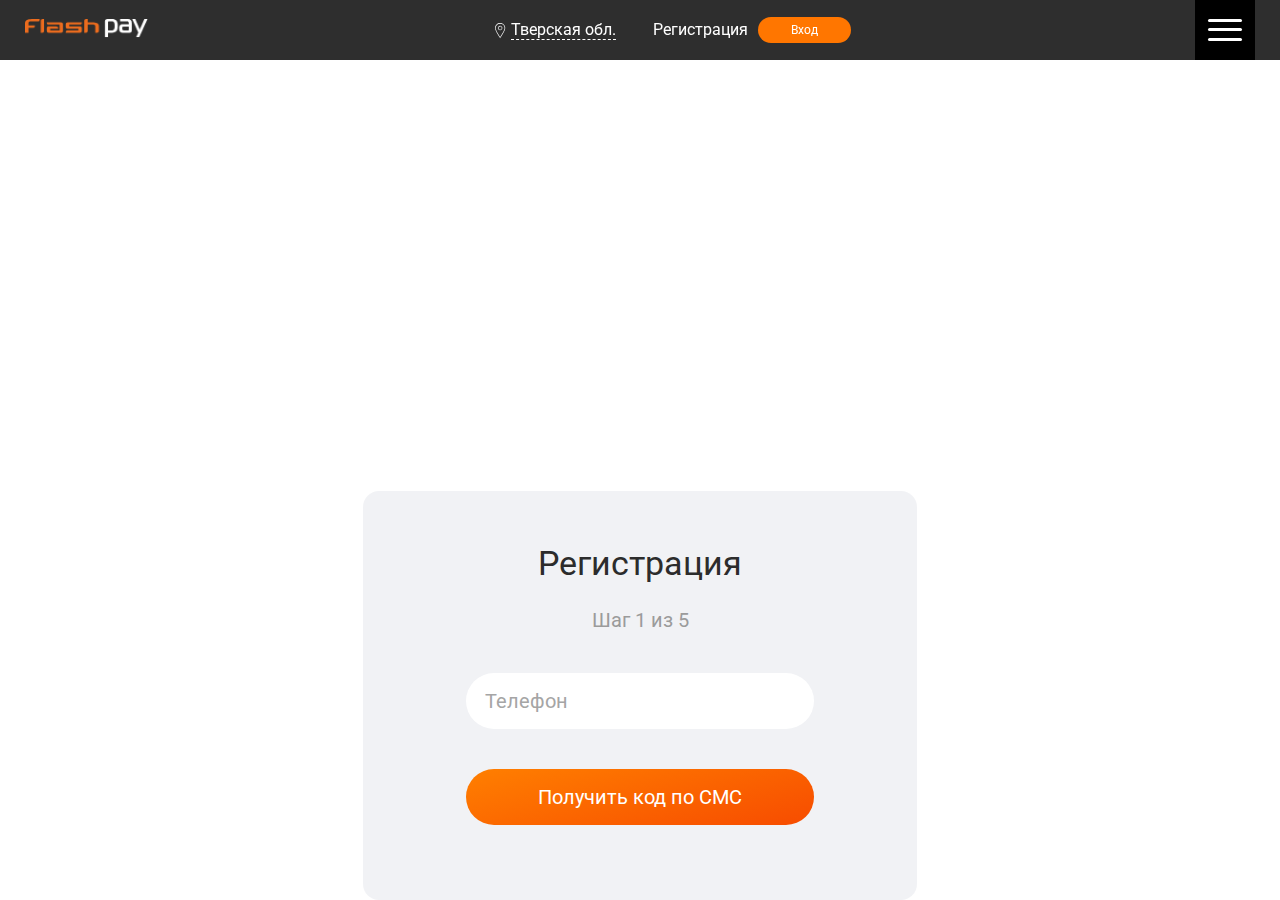
<file: reg_1step.html>
<!DOCTYPE html>
<html lang="en">

<head>
    <meta charset="UTF-8">
    <meta http-equiv="X-UA-Compatible" content="IE=edge">
    <meta name="viewport" content="width=device-width, initial-scale=1.0">
    <meta name="keywords" content="Теги сайта">
    <meta name="description" content="Описание сайта">
    <title>АЗС Flash | Регистрация</title>
    <link rel="stylesheet" href="css/main.css">
</head>

<body class="body">
    <div class="header-wrap">
        <div class="container">
            <header class="header">
                <div class="header__left-logo">
                    <a href="/"><img src="image/flash-pay.png" alt="АЗС Flash"></a>
                </div>
                <nav class="header__left-nav">
                    <ul>
                        <li><a href="how_it_works.html" class="nav-active">Как это работает</a></li>
                        <li><a href="about.html">О проекте</a></li>
                        <li><a href="map.html">Карта АЗС</a></li>
                        <li><a href="news.html">Новости</a></li>
                    </ul>
                </nav>

                <div class="header__right">
                    <div class="header__right-geo">
                        <a href="#">Тверская обл.</a>
                    </div>
                    <div class="header__right-reg">
                        <a href="#">Регистрация</a>
                        <a href="#" class="btn">Вход</a>
                    </div>
                </div>
                <button class="toggle_mnu">
                    <span class="sandwich">
                        <span class="sw-line sw-topper"></span>
                        <span class="sw-line sw-bottom"></span>
                        <span class="sw-line sw-footer"></span>
                    </span>
                </button>

            </header>
        </div>
    </div>

    <section class="reg">
        <form class="reg__form" action="#" method="post">
            <h3>Регистрация</h3>
            <span class="reg__form-step">Шаг 1 из 5</span>

            <input class="reg__form-input" type="text" placeholder="Телефон">
            <input class="btn btn--big btn--orange" type="submit" value="Получить код по СМС">

        </form>
    </section>
	<script src="js/common.js"></script>
</body>

</html>
</file>
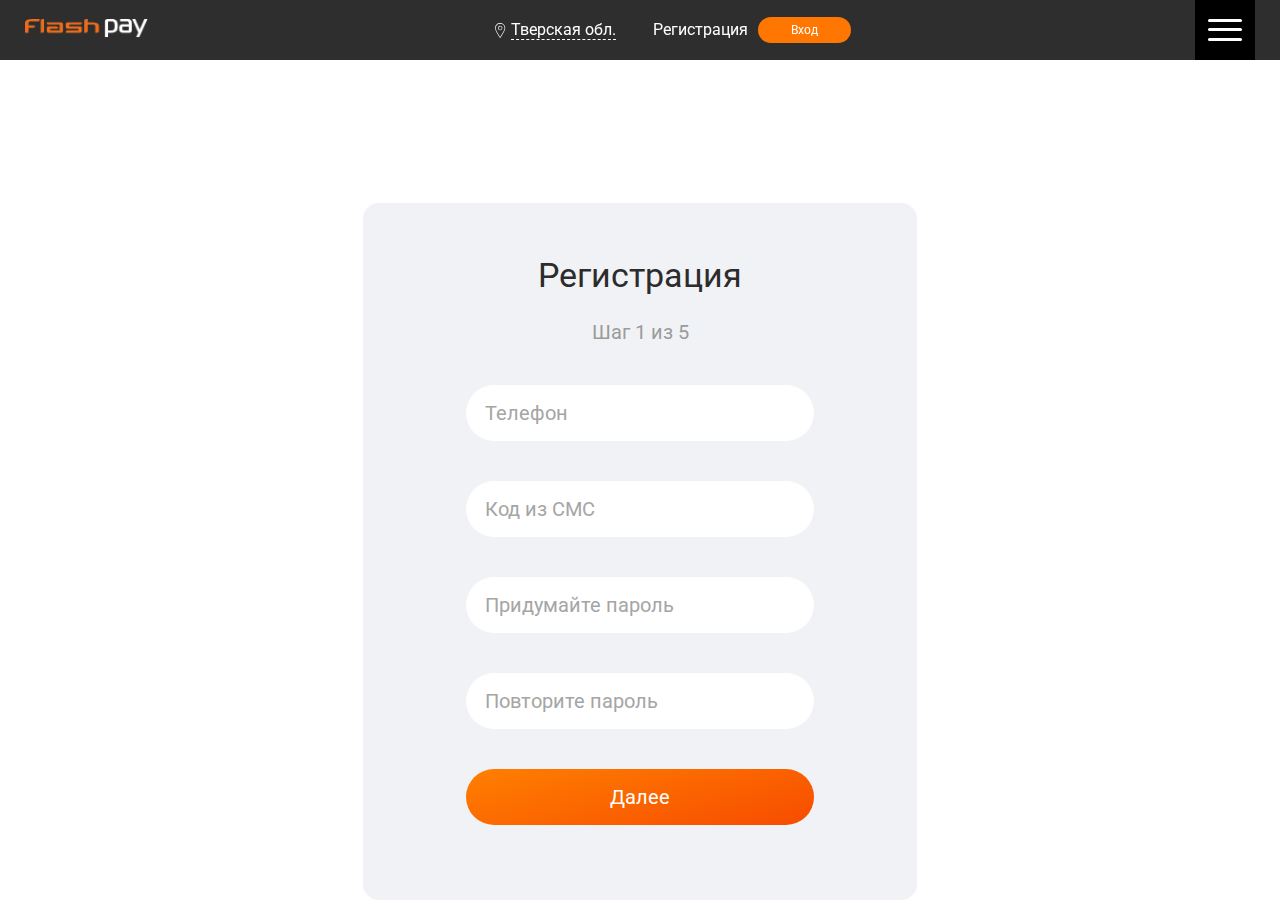
<file: reg_1step_next.html>
<!DOCTYPE html>
<html lang="en">

<head>
    <meta charset="UTF-8">
    <meta http-equiv="X-UA-Compatible" content="IE=edge">
    <meta name="viewport" content="width=device-width, initial-scale=1.0">
    <meta name="keywords" content="Теги сайта">
    <meta name="description" content="Описание сайта">
    <title>АЗС Flash | Регистрация</title>
    <link rel="stylesheet" href="css/main.css">
</head>

<body class="body">
    <div class="header-wrap">
        <div class="container">
            <header class="header">
                <div class="header__left-logo">
                    <a href="/"><img src="image/flash-pay.png" alt="АЗС Flash"></a>
                </div>
                <nav class="header__left-nav">
                    <ul>
                        <li><a href="how_it_works.html" class="nav-active">Как это работает</a></li>
                        <li><a href="about.html">О проекте</a></li>
                        <li><a href="map.html">Карта АЗС</a></li>
                        <li><a href="news.html">Новости</a></li>
                    </ul>
                </nav>

                <div class="header__right">
                    <div class="header__right-geo">
                        <a href="#">Тверская обл.</a>
                    </div>
                    <div class="header__right-reg">
                        <a href="#">Регистрация</a>
                        <a href="#" class="btn">Вход</a>
                    </div>
                </div>
                <button class="toggle_mnu">
                    <span class="sandwich">
                        <span class="sw-line sw-topper"></span>
                        <span class="sw-line sw-bottom"></span>
                        <span class="sw-line sw-footer"></span>
                    </span>
                </button>

            </header>
        </div>
    </div>

    <section class="reg">
        <form class="reg__form" action="#" method="post">
            <h3>Регистрация</h3>
            <span class="reg__form-step">Шаг 1 из 5</span>

            <input class="reg__form-input" type="text" placeholder="Телефон">
            <input class="reg__form-input" type="text" placeholder="Код из СМС">
            <input class="reg__form-input" type="password" placeholder="Придумайте пароль">
            <input class="reg__form-input" type="password" placeholder="Повторите пароль">
            <input class="btn btn--big btn--orange" type="submit" value="Далее">

        </form>
    </section>
	<script src="js/common.js"></script>
</body>

</html>
</file>
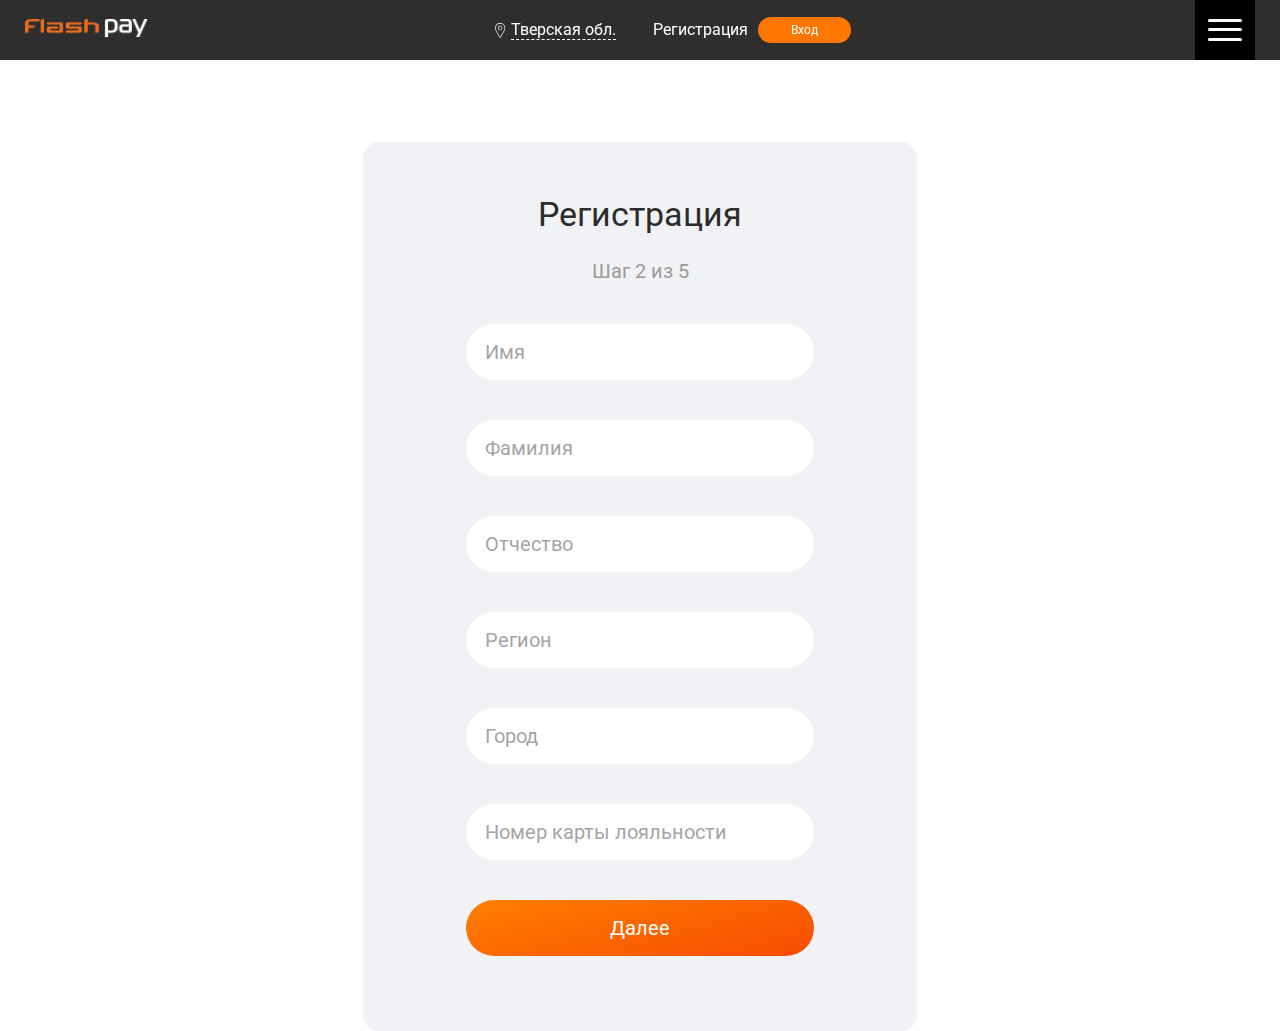
<file: reg_2step.html>
<!DOCTYPE html>
<html lang="en">

<head>
    <meta charset="UTF-8">
    <meta http-equiv="X-UA-Compatible" content="IE=edge">
    <meta name="viewport" content="width=device-width, initial-scale=1.0">
    <meta name="keywords" content="Теги сайта">
    <meta name="description" content="Описание сайта">
    <title>АЗС Flash | Регистрация</title>
    <link rel="stylesheet" href="css/main.css">
</head>

<body class="body">
    <div class="header-wrap">
        <div class="container">
            <header class="header">
                <div class="header__left-logo">
                    <a href="/"><img src="image/flash-pay.png" alt="АЗС Flash"></a>
                </div>
                <nav class="header__left-nav">
                    <ul>
                        <li><a href="how_it_works.html" class="nav-active">Как это работает</a></li>
                        <li><a href="about.html">О проекте</a></li>
                        <li><a href="map.html">Карта АЗС</a></li>
                        <li><a href="news.html">Новости</a></li>
                    </ul>
                </nav>

                <div class="header__right">
                    <div class="header__right-geo">
                        <a href="#">Тверская обл.</a>
                    </div>
                    <div class="header__right-reg">
                        <a href="#">Регистрация</a>
                        <a href="#" class="btn">Вход</a>
                    </div>
                </div>
                <button class="toggle_mnu">
                    <span class="sandwich">
                        <span class="sw-line sw-topper"></span>
                        <span class="sw-line sw-bottom"></span>
                        <span class="sw-line sw-footer"></span>
                    </span>
                </button>

            </header>
        </div>
    </div>

    <section class="reg">
        <form class="reg__form" action="#" method="post">
            <h3>Регистрация</h3>
            <span class="reg__form-step">Шаг 2 из 5</span>

            <input class="reg__form-input" type="text" placeholder="Имя">
            <input class="reg__form-input" type="text" placeholder="Фамилия">
            <input class="reg__form-input" type="text" placeholder="Отчество">
            <input class="reg__form-input" type="text" placeholder="Регион">
            <input class="reg__form-input" type="text" placeholder="Город">
            <input class="reg__form-input" type="text" placeholder="Номер карты лояльности">
            <input class="btn btn--big btn--orange" type="submit" value="Далее">

        </form>
    </section>
	<script src="js/common.js"></script>
</body>

</html>
</file>
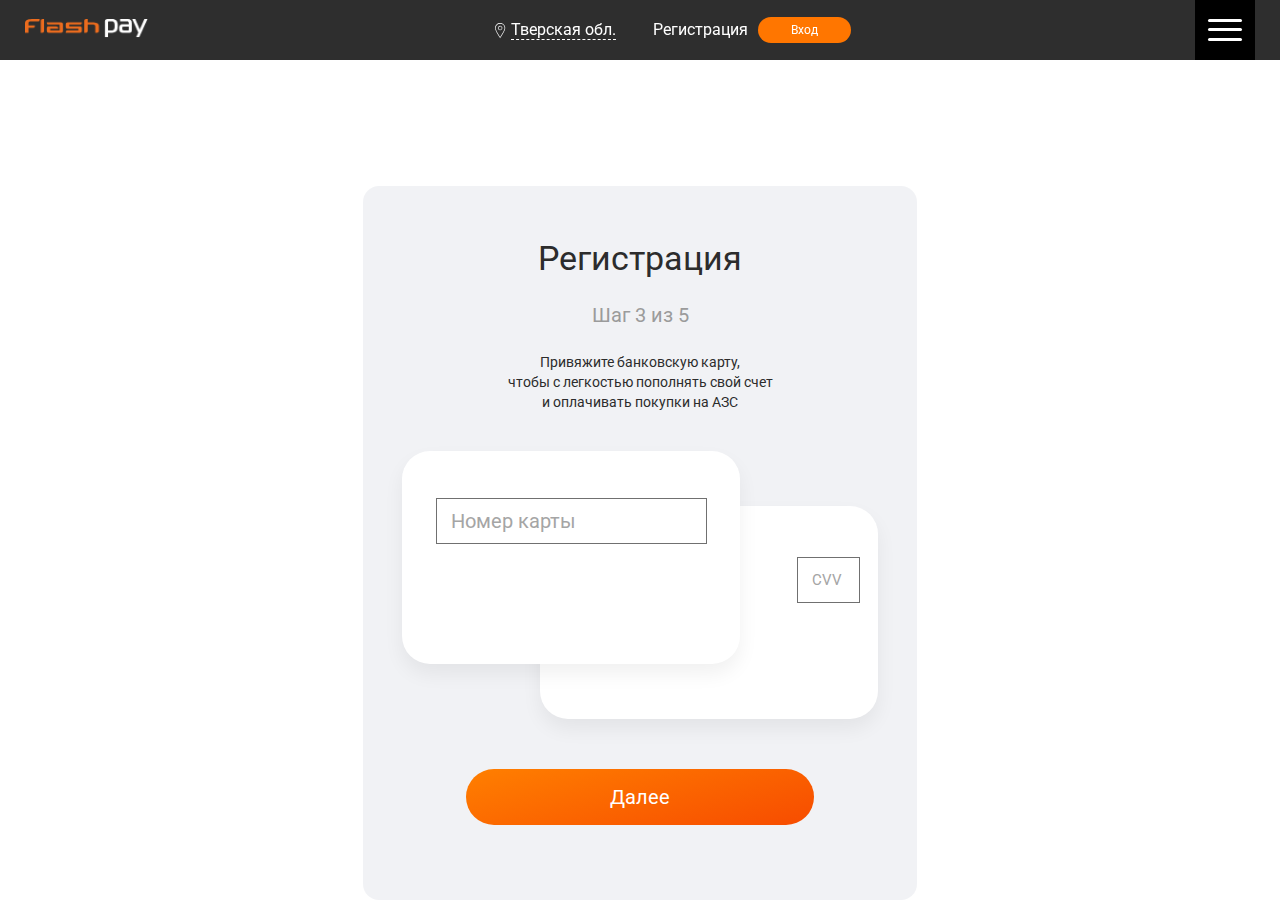
<file: reg_3step.html>
<!DOCTYPE html>
<html lang="en">

<head>
    <meta charset="UTF-8">
    <meta http-equiv="X-UA-Compatible" content="IE=edge">
    <meta name="viewport" content="width=device-width, initial-scale=1.0">
    <meta name="keywords" content="Теги сайта">
    <meta name="description" content="Описание сайта">
    <title>АЗС Flash | Регистрация</title>
    <link rel="stylesheet" href="css/main.css">
</head>

<body class="body">
    <div class="header-wrap">
        <div class="container">
            <header class="header">
                <div class="header__left-logo">
                    <a href="/"><img src="image/flash-pay.png" alt="АЗС Flash"></a>
                </div>
                <nav class="header__left-nav">
                    <ul>
                        <li><a href="how_it_works.html" class="nav-active">Как это работает</a></li>
                        <li><a href="about.html">О проекте</a></li>
                        <li><a href="map.html">Карта АЗС</a></li>
                        <li><a href="news.html">Новости</a></li>
                    </ul>
                </nav>

                <div class="header__right">
                    <div class="header__right-geo">
                        <a href="#">Тверская обл.</a>
                    </div>
                    <div class="header__right-reg">
                        <a href="#">Регистрация</a>
                        <a href="#" class="btn">Вход</a>
                    </div>
                </div>
                <button class="toggle_mnu">
                    <span class="sandwich">
                        <span class="sw-line sw-topper"></span>
                        <span class="sw-line sw-bottom"></span>
                        <span class="sw-line sw-footer"></span>
                    </span>
                </button>

            </header>
        </div>
    </div>

    <section class="reg">
        <form class="reg__form reg__form--card" action="#" method="post">
            <h3>Регистрация</h3>
            <span class="reg__form-step step--custom">Шаг 3 из 5</span>
            <p class="reg__form-info">Привяжите банковскую карту, <br>чтобы с легкостью пополнять свой счет <br>и оплачивать покупки на АЗС</p>

            <div class="reg__form-card">
                <div class="card card--number"><input type="text" placeholder="Номер карты"></div>
                <div class="card card--cvv"><input type="text" placeholder="CVV"></div>
            </div>
            <input class="btn btn--big btn--orange" type="submit" value="Далее">

        </form>
    </section>
	<script src="js/common.js"></script>
</body>

</html>
</file>
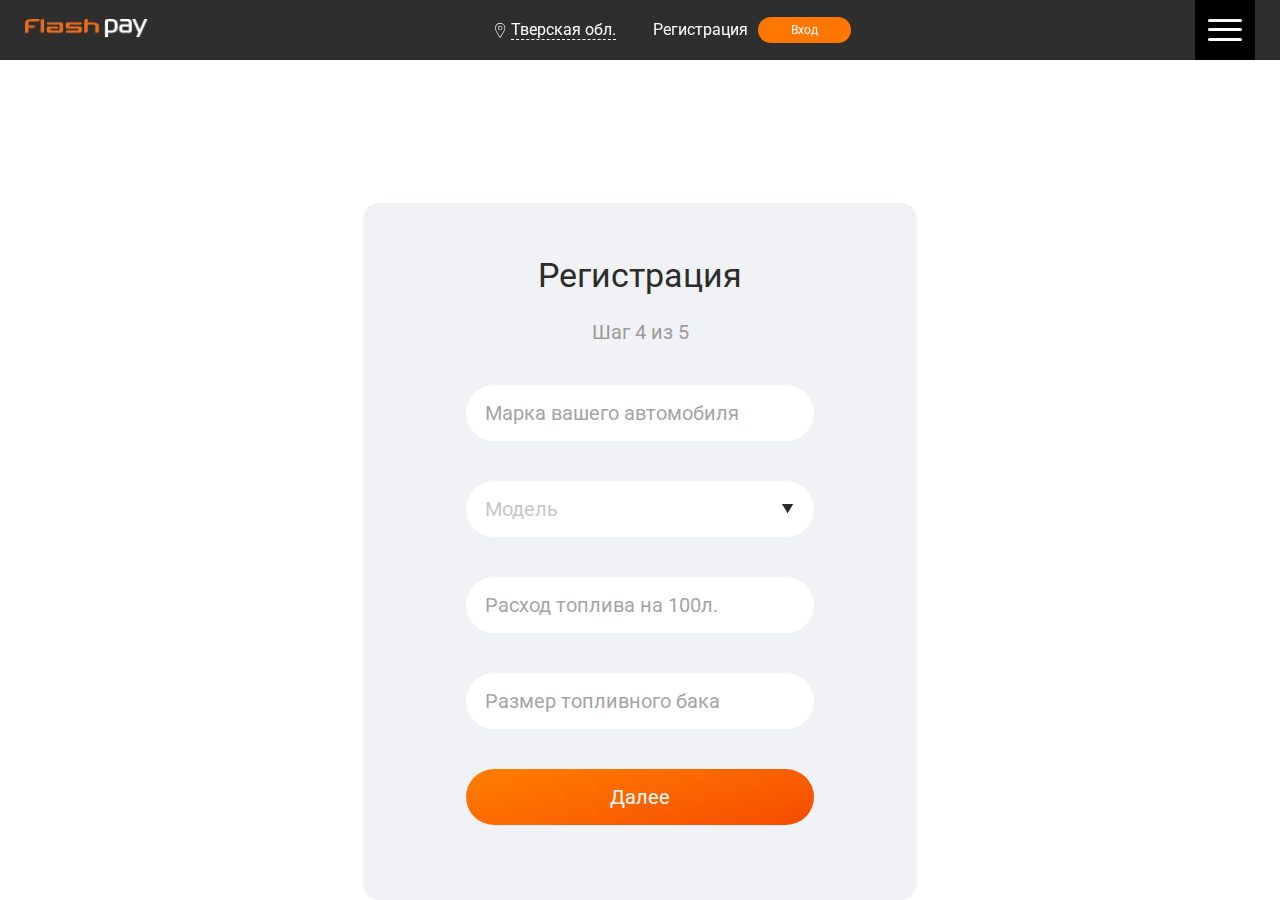
<file: reg_4step.html>
<!DOCTYPE html>
<html lang="en">

<head>
    <meta charset="UTF-8">
    <meta http-equiv="X-UA-Compatible" content="IE=edge">
    <meta name="viewport" content="width=device-width, initial-scale=1.0">
    <meta name="keywords" content="Теги сайта">
    <meta name="description" content="Описание сайта">
    <title>АЗС Flash | Регистрация</title>
    <link rel="stylesheet" href="css/main.css">
</head>

<body class="body">
    <div class="header-wrap">
        <div class="container">
            <header class="header">
                <div class="header__left-logo">
                    <a href="/"><img src="image/flash-pay.png" alt="АЗС Flash"></a>
                </div>
                <nav class="header__left-nav">
                    <ul>
                        <li><a href="how_it_works.html" class="nav-active">Как это работает</a></li>
                        <li><a href="about.html">О проекте</a></li>
                        <li><a href="map.html">Карта АЗС</a></li>
                        <li><a href="news.html">Новости</a></li>
                    </ul>
                </nav>

                <div class="header__right">
                    <div class="header__right-geo">
                        <a href="#">Тверская обл.</a>
                    </div>
                    <div class="header__right-reg">
                        <a href="#">Регистрация</a>
                        <a href="#" class="btn">Вход</a>
                    </div>
                </div>
                <button class="toggle_mnu">
                    <span class="sandwich">
                        <span class="sw-line sw-topper"></span>
                        <span class="sw-line sw-bottom"></span>
                        <span class="sw-line sw-footer"></span>
                    </span>
                </button>

            </header>
        </div>
    </div>

    <section class="reg">
        <form class="reg__form" action="#" method="post">
            <h3>Регистрация</h3>
            <span class="reg__form-step">Шаг 4 из 5</span>

            <input class="reg__form-input" type="text" placeholder="Марка вашего автомобиля">
            <select>
                <option class="hidden" value="" disabled selected>Модель</option>
                <option value="">Golf</option>
                <option value="">Polo</option>
                <option value="">Tiguan</option>
            </select>
            <input class="reg__form-input" type="text" placeholder="Расход топлива на 100л.">
            <input class="reg__form-input" type="text" placeholder="Размер топливного бака">
            <input class="btn btn--big btn--orange" type="submit" value="Далее">

        </form>
    </section>
	<script src="js/common.js"></script>
</body>

</html>
</file>
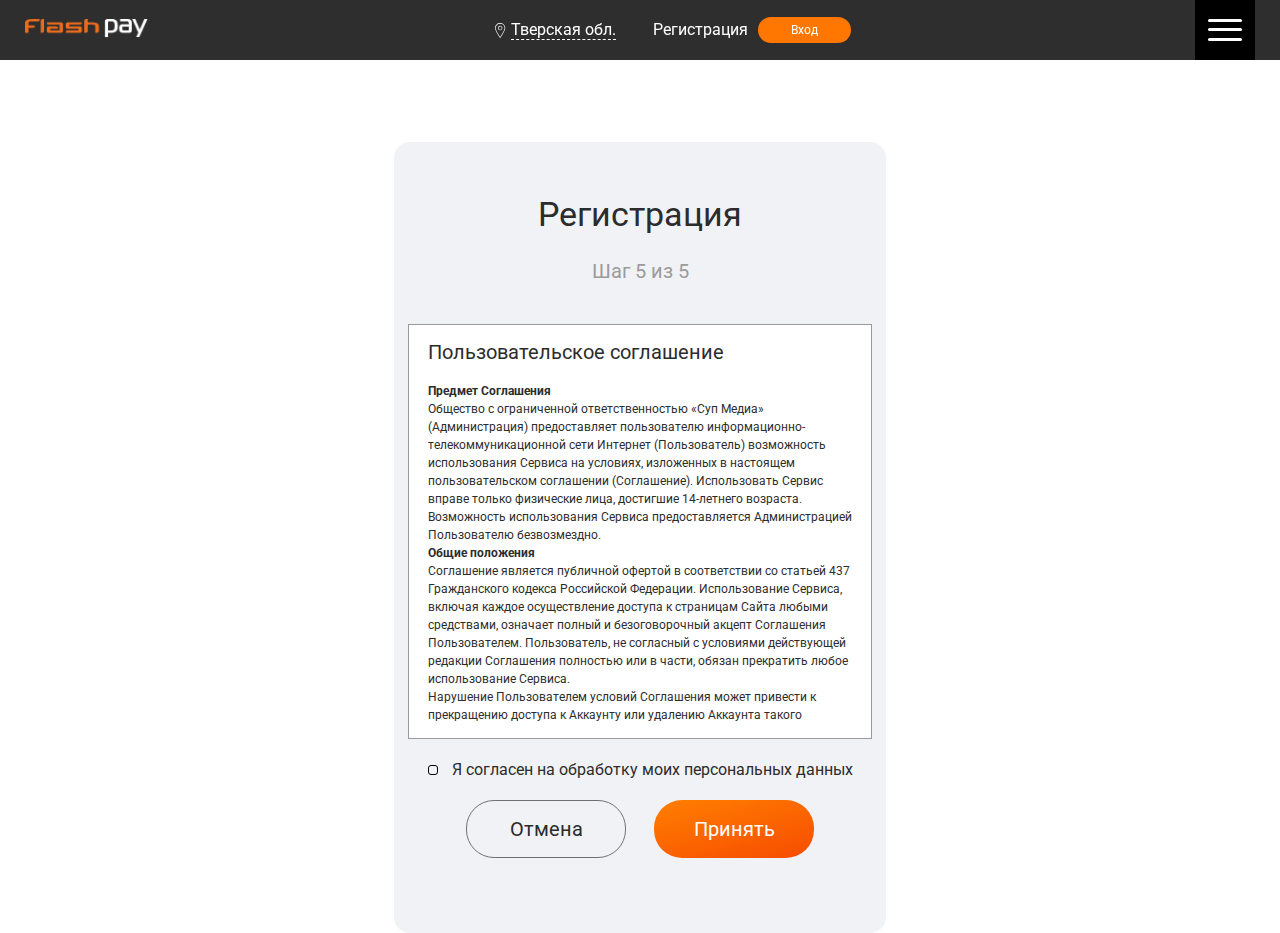
<file: reg_5step.html>
<!DOCTYPE html>
<html lang="en">

<head>
    <meta charset="UTF-8">
    <meta http-equiv="X-UA-Compatible" content="IE=edge">
    <meta name="viewport" content="width=device-width, initial-scale=1.0">
    <meta name="keywords" content="Теги сайта">
    <meta name="description" content="Описание сайта">
    <title>АЗС Flash | Регистрация</title>
    <link rel="stylesheet" href="css/main.css">
</head>

<body class="body">
    <div class="header-wrap">
        <div class="container">
            <header class="header">
                <div class="header__left-logo">
                    <a href="/"><img src="image/flash-pay.png" alt="АЗС Flash"></a>
                </div>
                <nav class="header__left-nav">
                    <ul>
                        <li><a href="how_it_works.html" class="nav-active">Как это работает</a></li>
                        <li><a href="about.html">О проекте</a></li>
                        <li><a href="map.html">Карта АЗС</a></li>
                        <li><a href="news.html">Новости</a></li>
                    </ul>
                </nav>

                <div class="header__right">
                    <div class="header__right-geo">
                        <a href="#">Тверская обл.</a>
                    </div>
                    <div class="header__right-reg">
                        <a href="#">Регистрация</a>
                        <a href="#" class="btn">Вход</a>
                    </div>
                </div>
                <button class="toggle_mnu">
                    <span class="sandwich">
                        <span class="sw-line sw-topper"></span>
                        <span class="sw-line sw-bottom"></span>
                        <span class="sw-line sw-footer"></span>
                    </span>
                </button>

            </header>
        </div>
    </div>

    <section class="reg">
        <form class="reg__form reg__form--custom" action="#" method="post">
            <h3>Регистрация</h3>
            <span class="reg__form-step">Шаг 5 из 5</span>
            <div class="reg__form-agreement">
                <div class="container--reg">
                    <h5>Пользовательское соглашение</h5><br>
                    <strong>Предмет Соглашения</strong><br> Общество с ограниченной ответственностью «Суп Медиа» (Администрация) предоставляет пользователю информационно-телекоммуникационной сети Интернет (Пользователь) возможность использования Сервиса на условиях, изложенных в настоящем пользовательском соглашении (Соглашение). Использовать Сервис вправе только физические лица, достигшие 14-летнего возраста.<br> Возможность использования Сервиса предоставляется Администрацией Пользователю безвозмездно. <br class="br-big">
                    <strong>Общие положения</strong><br> Соглашение является публичной офертой в соответствии со статьей 437 Гражданского кодекса Российской Федерации. Использование Сервиса, включая каждое осуществление доступа к страницам Сайта любыми средствами, означает полный и безоговорочный акцепт Соглашения Пользователем. Пользователь, не согласный с условиями действующей редакции Соглашения полностью или в части, обязан прекратить любое использование Сервиса. <br>Нарушение Пользователем условий Соглашения может привести к прекращению доступа к Аккаунту или удалению Аккаунта такого Пользователя, а также к полному или частичному удалению Контента или ограничению доступа к нему без предварительного уведомления.
                </div>
            </div>

            <label class="reg__form-checkbox">
                <input class="checkbox" type="checkbox">
                <span class="checkbox-custom"></span>
                <span class="label">Я согласен на обработку моих персональных данных</span>
            </label>

            <div class="buttons">
                <input class="btn btn--big btn--transparent btn--reg" type="submit" value="Отмена">
                <input class="btn btn--big btn--reg btn--orange" type="submit" value="Принять">
            </div>

        </form>
    </section>
	<script src="js/common.js"></script>
</body>

</html>
</file>
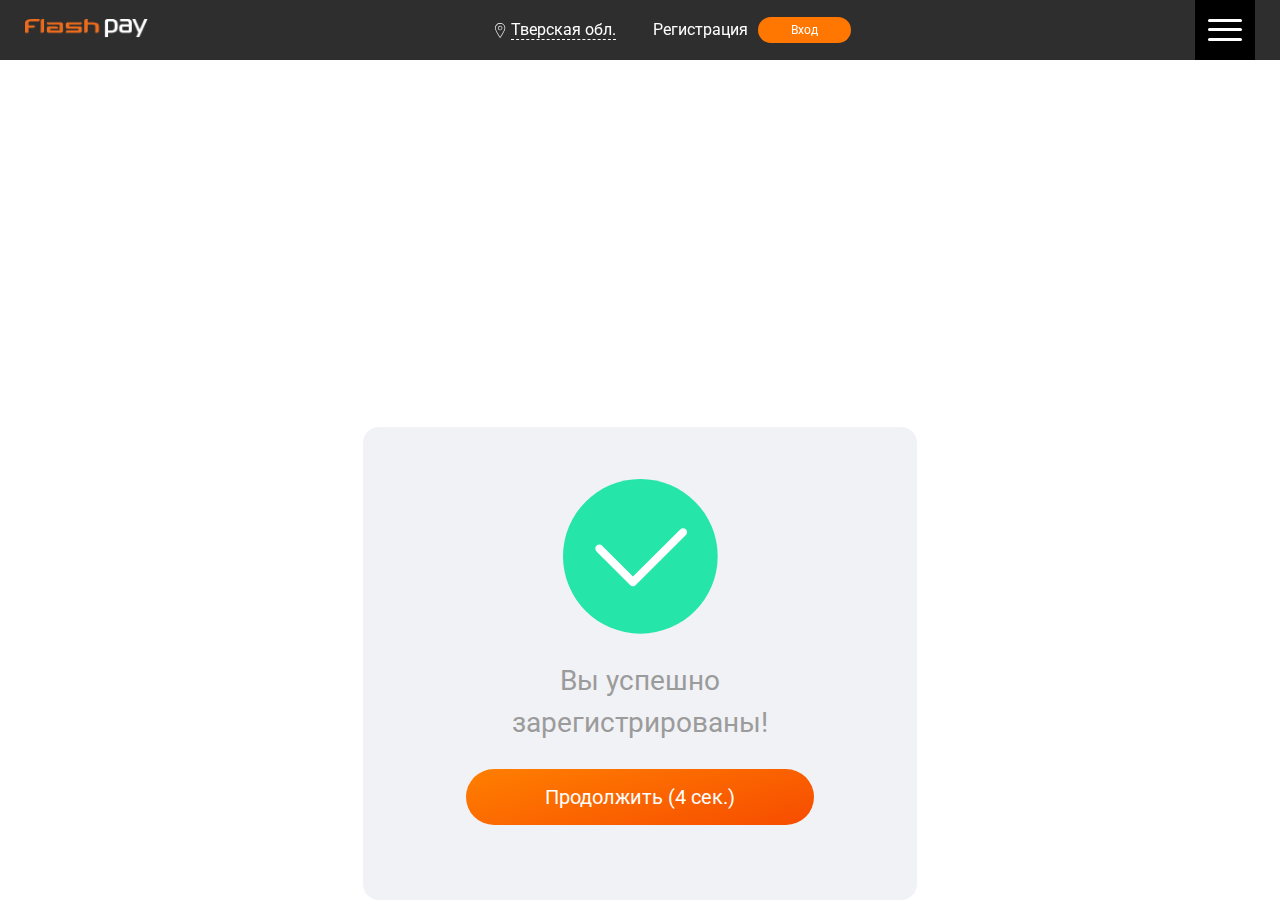
<file: reg_success.html>
<!DOCTYPE html>
<html lang="en">

<head>
    <meta charset="UTF-8">
    <meta http-equiv="X-UA-Compatible" content="IE=edge">
    <meta name="viewport" content="width=device-width, initial-scale=1.0">
    <meta name="keywords" content="Теги сайта">
    <meta name="description" content="Описание сайта">
    <title>АЗС Flash | Регистрация</title>
    <link rel="stylesheet" href="css/main.css">
    <!-- <link rel="stylesheet/less" href="less/main.less">
    <script src="js/less.min.js"></script> -->
</head>

<body class="body">
    <div class="header-wrap">
        <div class="container">
            <header class="header">
                <div class="header__left-logo">
                    <a href="/"><img src="image/flash-pay.png" alt="АЗС Flash"></a>
                </div>
                <nav class="header__left-nav">
                    <ul>
                        <li><a href="how_it_works.html" class="nav-active">Как это работает</a></li>
                        <li><a href="about.html">О проекте</a></li>
                        <li><a href="map.html">Карта АЗС</a></li>
                        <li><a href="news.html">Новости</a></li>
                    </ul>
                </nav>

                <div class="header__right">
                    <div class="header__right-geo">
                        <a href="#">Тверская обл.</a>
                    </div>
                    <div class="header__right-reg">
                        <a href="#">Регистрация</a>
                        <a href="#" class="btn">Вход</a>
                    </div>
                </div>
                <button class="toggle_mnu">
                    <span class="sandwich">
                        <span class="sw-line sw-topper"></span>
                        <span class="sw-line sw-bottom"></span>
                        <span class="sw-line sw-footer"></span>
                    </span>
                </button>

            </header>
        </div>
    </div>

    <section class="reg">
        <form class="reg__form reg__form--card" action="#" method="post">
            <img class="reg__form-success" src="image/group-157.png" alt="">
            <span class="reg__form-step step--custom step--big">Вы успешно зарегистрированы!</span>
            <input class="btn btn--big btn--orange" type="submit" value="Продолжить (4 сек.)">

        </form>
    </section>
	<script src="js/common.js"></script>
</body>

</html>
</file>
<file: css/main.css>
@charset "UTF-8";@import url('https://fonts.googleapis.com/css?family=Roboto:400,500,900&subset=cyrillic');html,body,div,span,applet,object,iframe,h1,h2,h3,h4,h5,h6,p,blockquote,pre,a,abbr,acronym,address,big,cite,code,del,dfn,em,img,ins,kbd,q,s,samp,small,strike,strong,sub,sup,tt,var,b,u,i,center,dl,dt,dd,ol,ul,li,fieldset,form,label,legend,table,caption,tbody,tfoot,thead,tr,th,td,article,aside,canvas,details,embed,figure,figcaption,footer,header,hgroup,menu,nav,output,ruby,section,summary,time,mark,audio,video{margin:0;padding:0;border:0;font-size:100%;font:inherit;vertical-align:baseline}article,aside,details,figcaption,figure,footer,header,hgroup,menu,nav,section{display:block}body{line-height:1}ol,ul{list-style:none}blockquote,q{quotes:none}blockquote:before,blockquote:after,q:before,q:after{content:'';content:none}table{border-collapse:collapse;border-spacing:0}a{text-decoration:none}*:focus{outline:none}.flex{display:-webkit-box;display:-ms-flexbox;display:flex}.space-between{-webkit-box-pack:justify;-ms-flex-pack:justify;justify-content:space-between}.font-1{font-family:'Roboto',sans-serif}.font-2{font-family:'HelveticaNeue','Roboto',sans-serif}.animation{-webkit-transition:.5s all;transition:.5s all}.cabinet-small-text{font-size:12px;line-height:16px;letter-spacing:-0.3px;color:#9b9b9b}.cabinet-info-text{font-size:14px;line-height:19px;letter-spacing:-0.3px;color:#2c2c2c}.container-common{width:1366px;margin:0 auto}body{font-family:'Roboto',sans-serif;color:#2c2c2c;overflow-x:hidden;display:-webkit-box;display:-ms-flexbox;display:flex;-webkit-box-orient:vertical;-webkit-box-direction:normal;-ms-flex-direction:column;flex-direction:column;-webkit-box-pack:end;-ms-flex-pack:end;justify-content:flex-end;height:100%;min-height:100vh}*{-webkit-box-sizing:border-box;box-sizing:border-box}.btn{border-radius:24px;background-color:#ff7600;padding:5px 33px;font-size:12px;line-height:16px;text-align:center;color:#fff;border:none;cursor:pointer;display:block}.btn--transparent{border:solid 1px #707070;color:#2c2c2c;background-color:transparent;background-image:none}.btn--transparent:hover{background-color:#707070;color:#fff}.btn--big{width:338px;font-size:20px;line-height:26px;padding:15px;border-radius:28px}.btn--orange{background-image:linear-gradient(165deg, #ff7f00, #f74c00)}.btn--orange:hover{background-color:transparent;background-image:none;border:2px solid #ff7600;color:#ff7600;padding:13px 0}.btn--reg{width:230px}.btn--cabinet{width:126px;padding:5px 0;margin:0 auto;background-color:#ff7600;background-image:none}.btn--cabinet:hover{padding:3px 0;border:2px solid #ff7600;color:#ff7600;background-color:transparent}.btn--logout{color:#fff}h2{font-size:50px;font-weight:900;line-height:60px;text-align:center}h4{font-size:18px;font-weight:500;line-height:24px;letter-spacing:-0.4px}.wrap{max-width:1366px;margin:0 auto}.container{max-width:1316px;padding:0 25px;margin:0 auto}.container--functions{display:-webkit-box;display:-ms-flexbox;display:flex;-webkit-box-pack:end;-ms-flex-pack:end;justify-content:flex-end;background:url(../image/group-183.png) no-repeat top left 170px}.container--benefits{padding:84px 0 35px 94px;position:relative}.container--benefits ul{-webkit-animation-delay:.3s;animation-delay:.3s}.container--ways{padding:0 85px}.container--defence{padding:65px 337px 383px;position:relative}.container--defence::after{display:block;position:absolute;width:655px;height:211px;content:"";background:url(../image/hero-i-phone-x.png) no-repeat top center;bottom:40px}.container--reg{height:385px;overflow-y:scroll;padding-right:10px}.container--filter{padding:45px 0 45px 0;margin:0 auto;max-width:554px}.container--sequence{max-width:990px;padding:0;display:-webkit-box;display:-ms-flexbox;display:flex;-webkit-box-orient:vertical;-webkit-box-direction:normal;-ms-flex-direction:column;flex-direction:column;-webkit-box-align:center;-ms-flex-align:center;align-items:center}a{font-family:'Roboto',sans-serif;color:#fff}p{font-family:'HelveticaNeue','Roboto',sans-serif;font-size:14px;line-height:24px}.hidden{display:none}#sidemenu{background:#272a2c;display:inline-block;position:fixed;top:80px;left:20px}#sidemenu li a{display:block;padding:10px 20px;-webkit-transition:.5s all;transition:.5s all;font-size:13px}#sidemenu li a:hover{background:#ff7600}.hidden{display:none}.boxHidded{visibility:hidden}.fadeInUp,.fadeOutDown{visibility:visible}.none{display:none}.header-wrap{background-color:rgba(0,0,0,0.82);position:fixed;top:0;right:0;left:0;z-index:100;max-width:100%}.header-wrap--custom{background-color:#2c2c2c;position:relative}.header-wrap .header{display:-webkit-box;display:-ms-flexbox;display:flex;-webkit-box-pack:justify;-ms-flex-pack:justify;justify-content:space-between;-webkit-box-align:center;-ms-flex-align:center;align-items:center}.header-wrap .header__left{display:-webkit-box;display:-ms-flexbox;display:flex;-webkit-box-pack:justify;-ms-flex-pack:justify;justify-content:space-between;-webkit-box-align:center;-ms-flex-align:center;align-items:center}.header-wrap .header__left-logo img{max-height:19px}.header-wrap .header__left-nav ul{display:-webkit-box;display:-ms-flexbox;display:flex;-webkit-box-pack:justify;-ms-flex-pack:justify;justify-content:space-between}.header-wrap .header__left-nav ul li{margin-left:64px}.header-wrap .header__left-nav ul li:first-child{margin-left:125px}.header-wrap .header__left-nav ul li a{display:block;padding:20px 0;-webkit-transition:.5s all;transition:.5s all;position:relative}.header-wrap .header__left-nav ul li a:hover{color:#ff7600}.header-wrap .header__left-nav ul li a.nav-active{color:#ff7600;border-bottom:2px solid #ff7600;padding:19.5px 0}.header-wrap .header__left-nav ul li a.nav-active:hover{background-color:transparent}.header-wrap .header__right{display:-webkit-box;display:-ms-flexbox;display:flex;-webkit-box-pack:justify;-ms-flex-pack:justify;justify-content:space-between;-webkit-box-align:center;-ms-flex-align:center;align-items:center}.header-wrap .header__right-geo{margin-right:37px;padding-left:20px}.header-wrap .header__right-geo a{border-bottom:1px dashed #fff;position:relative}.header-wrap .header__right-geo a::before{display:block;position:absolute;width:11px;height:16px;content:"";left:-16px;top:3px;background:url(../image/if-streamline-20-185040.png) no-repeat center center}.header-wrap .header__right-reg{display:-webkit-box;display:-ms-flexbox;display:flex;-webkit-box-align:center;-ms-flex-align:center;align-items:center}.header-wrap .header__right-reg a:first-child{margin-right:10px}.footer-wrap{padding:36px 0 31px;background-color:#2c2c2c;color:#fff}.footer-wrap .footer{display:-webkit-box;display:-ms-flexbox;display:flex;-webkit-box-pack:justify;-ms-flex-pack:justify;justify-content:space-between;padding-right:280px;position:relative}.footer-wrap .footer::after{display:block;position:absolute;content:"";width:190px;height:155px;background:url(../image/path-149.png) no-repeat center top;background-size:cover;right:34px}.footer-wrap .footer__left{display:-webkit-box;display:-ms-flexbox;display:flex;-webkit-box-orient:vertical;-webkit-box-direction:normal;-ms-flex-direction:column;flex-direction:column;-webkit-box-pack:justify;-ms-flex-pack:justify;justify-content:space-between}.footer-wrap .footer__left-phone a{font-size:22px;line-height:29px;position:relative;padding-left:25px}.footer-wrap .footer__left-phone a::before{display:block;position:absolute;content:"";width:16.5px;height:16.5px;background:url(../image/if-phone-2561369@2x.png) no-repeat center center;background-size:contain;left:0;top:5px}.footer-wrap .footer__center{border-left:1px solid #9b9b9b;padding-left:20px;margin-right:100px}.footer-wrap .footer__center ul li:not(:last-child){margin-bottom:20px}.footer-wrap .footer__right{display:-webkit-box;display:-ms-flexbox;display:flex;-webkit-box-orient:vertical;-webkit-box-direction:normal;-ms-flex-direction:column;flex-direction:column;-webkit-box-pack:justify;-ms-flex-pack:justify;justify-content:space-between}.footer-wrap a{-webkit-transition:.5s all;transition:.5s all}.footer-wrap a:hover{color:#ff7600}.benefits{background:url(../image/boy-0253.png) no-repeat top center;background-size:cover;color:#fff}.benefits .overlay{background:rgba(0,0,0,0.78)}.benefits h2{text-align:left;max-width:492px;margin-bottom:23px}.benefits ul{max-width:410px}.benefits ul li{font-family:'HelveticaNeue','Roboto',sans-serif;font-size:16px;font-weight:500;line-height:20px;margin-top:20px;position:relative;padding-left:18px}.benefits ul li::before{position:absolute;display:block;width:8px;height:8px;border-radius:8px;content:"";left:0;top:6px;background-color:#ff7600}.benefits__app{margin-top:35px}.benefits__app a:first-child{margin-right:23px}.benefits__img{display:block;position:absolute;width:60%;height:120%;content:"";background:url(../image/group-171.png) no-repeat top -40px right 15px;top:0;right:0;z-index:20;-webkit-animation-delay:.5s;animation-delay:.5s}.functions{background-color:#f4f4f4;padding:107px 0 94px;position:relative}.functions__list{z-index:10;margin-right:100px}.functions__list .block{display:-webkit-box;display:-ms-flexbox;display:flex;-webkit-box-align:center;-ms-flex-align:center;align-items:center}.functions__list .block:not(:first-child){margin-top:22px}.functions__list .block__icon{min-width:80px;width:80px;height:80px;background-repeat:no-repeat;margin-right:25px}.functions__list .block__icon--map{background-image:url(../image/group-165.png)}.functions__list .block__icon--fuel{background-image:url(../image/group-166.png)}.functions__list .block__icon--balance{background-image:url(../image/group-167.png)}.functions__list .block__icon--loyalty{background-image:url(../image/group-168.png)}.functions__list .block__icon--calc{background-image:url(../image/group-170.png)}.functions__list .block__icon--promo{background-image:url(../image/group-169.png)}.functions__list .block__text{max-width:579px}.functions__list .block__text p{margin-top:9px}.functions__triangle{position:absolute;bottom:0;right:0;border:750px solid transparent;border-right:750px solid #fff;border-bottom:0 solid #fff;opacity:.42}.ways{display:-webkit-box;display:-ms-flexbox;display:flex;-webkit-box-orient:vertical;-webkit-box-direction:normal;-ms-flex-direction:column;flex-direction:column;background:url(../image/group-172.png) no-repeat top 220px center;padding-bottom:336px}.ways__top{max-width:788px;margin:0 auto}.ways__top h2{margin-top:32px}.ways__bottom{display:-webkit-box;display:-ms-flexbox;display:flex;-webkit-box-pack:justify;-ms-flex-pack:justify;justify-content:space-between;margin-top:103px}.ways__bottom-wrap{max-width:50%}.ways__bottom-wrap--right{margin-left:auto}.ways__bottom-col{width:100%}.ways__bottom-col span{display:-webkit-box;display:-ms-flexbox;display:flex;-webkit-box-align:center;-ms-flex-align:center;align-items:center;-webkit-box-pack:center;-ms-flex-pack:center;justify-content:center;width:80px;height:80px;font-size:50px;font-weight:500;line-height:66px;letter-spacing:-1.2px;border:solid 3px #2c2c2c;border-radius:80px}.ways__bottom-col h4{margin:24px 0 14px}.program{font-family:'Roboto',sans-serif;background:url(../image/cars-bg.png) no-repeat top center;background-size:cover;color:#fff;padding:21px 0;position:relative}.program h2{color:#fff;margin-bottom:39px}.program p{font-size:18px;font-weight:900;line-height:24px;letter-spacing:-0.4px}.program p span{font-size:30px;font-weight:900;line-height:60px}.program p span em{font-style:normal;font-size:50px}.program__blocks{display:-webkit-box;display:-ms-flexbox;display:flex;-webkit-box-align:center;-ms-flex-align:center;align-items:center;padding-bottom:20px;margin-top:20px;border-bottom:11px solid rgba(243,247,247,0.5);overflow-x:hidden}.program__blocks--brilliant{padding-left:512px}.program__blocks--gold{padding-left:317px}.program__blocks--silver{padding-left:148px}.program__blocks--bronze{padding-left:55px;border-bottom:none}.program__blocks-left p span{margin-right:10px}.program__blocks-right p{font-size:14px;font-weight:500;line-height:19px;letter-spacing:-0.3px}.program__blocks-img{width:406px;margin-left:20px;margin-right:20px}.program__blocks-img img{width:100%}.program__blocks-line{width:100%}.program__blocks-line img{width:100%}.program__comment{font-size:12px;font-weight:bold;line-height:24px;max-width:315px;position:absolute;bottom:17px;right:40px}.defence{background:url(../image/e-683-fc-6-d-30-c-453-fc-47-bc-793163-d-72146.png) no-repeat top center;background-size:cover}.defence h2{margin-bottom:50px}.defence h4{margin-bottom:25px}.reg{display:-webkit-box;display:-ms-flexbox;display:flex;-webkit-box-pack:center;-ms-flex-pack:center;justify-content:center}.reg__form{display:-webkit-box;display:-ms-flexbox;display:flex;-webkit-box-orient:vertical;-webkit-box-direction:normal;-ms-flex-direction:column;flex-direction:column;-webkit-box-align:center;-ms-flex-align:center;align-items:center;width:554px;border-radius:16px;background-color:rgba(239,240,244,0.89);padding:52px 103px 75px;margin-top:142px;font-family:'HelveticaNeue','Roboto',sans-serif}.reg__form--custom{width:492px;padding:52px 15px 75px}.reg__form--custom .btn{min-width:160px}.reg__form input,.reg__form select{font-family:'Roboto',sans-serif;font-size:20px;line-height:26px;width:100%}.reg__form input::-webkit-input-placeholder,.reg__form select::-webkit-input-placeholder{color:#a5a5a5}.reg__form input:-ms-input-placeholder,.reg__form select:-ms-input-placeholder{color:#a5a5a5}.reg__form input::-ms-input-placeholder,.reg__form select::-ms-input-placeholder{color:#a5a5a5}.reg__form input::placeholder,.reg__form select::placeholder{color:#a5a5a5}.reg__form input[type="text"]:focus,.reg__form input[type="password"]:focus,.reg__form select:focus{border:2px solid #ff7600;padding:13px 17px}.reg__form select:focus{border:2px solid #ff7600;padding:13px 17px;background:url(../image/path-145.png) no-repeat center right 18px #fff}.reg__form select{color:rgba(165,165,165,0.65);-webkit-appearance:none;-moz-appearance:none;appearance:none;width:100% !important;position:relative;background:url(../image/path-145.png) no-repeat center right 20px #fff}.reg__form h3{font-size:34px;line-height:40px;text-align:center;color:#2c2c2c;margin-bottom:25px}.reg__form-step{font-size:20px;line-height:24px;color:#9b9b9b;text-align:center;margin-bottom:41px}.reg__form .step--custom{margin-bottom:25px}.reg__form .step--big{font-size:28px;line-height:42px;width:290px}.reg__form-info{font-size:14px;line-height:20px;text-align:center;color:#2c2c2c;margin-bottom:39px}.reg__form-input,.reg__form select{padding:15px 19px;border-radius:28px;-webkit-box-shadow:0 10px 20px 0 rgba(0,0,0,0.0006);box-shadow:0 10px 20px 0 rgba(0,0,0,0.0006);border:none;width:300px;margin-bottom:40px}.reg__form-card{margin-bottom:50px;display:-webkit-box;display:-ms-flexbox;display:flex}.reg__form-card .card{width:338px;height:213px;border-radius:28px;background-color:#fff;-webkit-box-shadow:0 10px 20px 0 rgba(0,0,0,0.06);box-shadow:0 10px 20px 0 rgba(0,0,0,0.06)}.reg__form-card .card input{padding:9px 14px;border:solid 1px #707070;-webkit-transition:.5s all;transition:.5s all}.reg__form-card .card--number{text-align:center;z-index:1}.reg__form-card .card--number input{width:271px;margin-top:47px}.reg__form-card .card--cvv{text-align:right;margin-left:-200px;margin-top:55px}.reg__form-card .card--cvv input{font-size:15px;width:63px;margin-top:51px;margin-right:18px}.reg__form-agreement{font-family:'Roboto',sans-serif;font-size:12px;line-height:18px;background-color:#fff;border:solid 1px #9b9b9b;color:#2c2c2c;width:464px;padding:15px 0 13px 19px;margin-bottom:23px}.reg__form-agreement h5{font-family:'HelveticaNeue','Roboto',sans-serif;font-size:20px;line-height:24px}.reg__form-agreement strong{font-weight:bold}.reg__form-agreement .br-big{margin-bottom:20px}.reg__form-checkbox .checkbox{display:none}.reg__form-checkbox .checkbox-custom{position:relative;display:inline-block;width:10px;height:10px;border:1px solid #000;border-radius:3px;margin-right:10px}.reg__form-checkbox .checkbox:checked+.checkbox-custom::before{content:"";color:#fff;display:block;position:absolute;top:0;right:0;bottom:0;left:0;background:url(../image/tick.png) no-repeat center center #000;background-size:contain}.reg__form .buttons{margin-top:22px;display:-webkit-box;display:-ms-flexbox;display:flex;-webkit-box-pack:justify;-ms-flex-pack:justify;justify-content:space-between}.reg__form .buttons input[type="submit"]:first-child{margin-right:28px}.reg__form-success{margin-bottom:26px}.wrapper{display:-webkit-box;display:-ms-flexbox;display:flex;-webkit-box-orient:vertical;-webkit-box-direction:normal;-ms-flex-direction:column;flex-direction:column;height:100vh}.wrapper .content{display:-webkit-box;display:-ms-flexbox;display:flex;-webkit-box-flex:1;-ms-flex:1 0 auto;flex:1 0 auto}.wrapper .footer{-webkit-box-flex:0;-ms-flex:0 0 auto;flex:0 0 auto}.cabinet{margin-top:56px;padding-top:20px;padding-bottom:20px;width:100%;font-family:'Roboto',sans-serif;display:-webkit-box;display:-ms-flexbox;display:flex}.cabinet h2{font-size:20px;line-height:20px;font-weight:400;text-align:left}.cabinet h2 span{font-size:24px}.cabinet h2.name{margin-top:10px;margin-bottom:16px}.cabinet h2.car{text-decoration:underline}.cabinet h3{font-size:14px;line-height:20px;margin-bottom:12px}.cabinet h4{font-size:12px;line-height:16px;letter-spacing:-0.3px;color:#9b9b9b;margin-bottom:8px;margin-top:15px}.cabinet .info{font-size:14px;line-height:19px;letter-spacing:-0.3px;color:#2c2c2c}.cabinet .btn{margin-top:23px}.cabinet .wrap{display:-webkit-box;display:-ms-flexbox;display:flex}.cabinet__menu{background-color:#eff0f4;width:250px;padding-top:20px;margin:-20px 0;margin-right:12px}.cabinet__menu li a{display:block;padding:12px 0 12px 22px;font-size:14px;line-height:20px;color:#000;-webkit-transition:.5s all;transition:.5s all}.cabinet__menu li a:hover{color:#969696;background-color:#fff}.cabinet__wrap{display:-webkit-box;display:-ms-flexbox;display:flex;-ms-flex-wrap:wrap;flex-wrap:wrap}.cabinet__col{color:#2c2c2c;width:250px;margin:0 12px}.cabinet__col--wide{width:385px}.cabinet__col-single{margin-bottom:20px;border-radius:10px;background-color:#fff;-webkit-box-shadow:0 6px 16px 0 rgba(0,0,0,0.1);box-shadow:0 6px 16px 0 rgba(0,0,0,0.1)}.cabinet__col-single .top,.cabinet__col-single .bottom{padding:16px}.cabinet__col-single .top{border-bottom:solid 1px #e2e2e2}.cabinet__col-single .bottom__card{margin:40px auto;display:-webkit-box;display:-ms-flexbox;display:flex;-webkit-box-align:center;-ms-flex-align:center;align-items:center;-ms-flex-pack:distribute;justify-content:space-around}.cabinet__col-single .bottom__card span{color:#969696}.cabinet__col-single .history__header{display:block;padding:13px 19px}.cabinet__col-single .history__single{padding:19px 19px 10px 21px;border-top:solid 1px #e2e2e2}.cabinet__col-single .history__single:last-child{padding-bottom:17px}.cabinet__col-single .history__single-top{font-size:12px;line-height:16px;letter-spacing:-0.3px;color:#9b9b9b;display:-webkit-box;display:-ms-flexbox;display:flex;-webkit-box-pack:justify;-ms-flex-pack:justify;justify-content:space-between;margin-bottom:8px}.cabinet__col-single .history__single-bottom .sum{font-size:14px;line-height:19px;letter-spacing:-0.3px;color:#2c2c2c;margin-bottom:4px}.cabinet__col-single .history__single-bottom .sum__points{color:#0cce74}.cabinet__col-single .history__single-bottom .sum__points--minus{color:inherit}.cabinet__col-single .history__single-bottom .address{font-size:12px;line-height:16px}.display-flex{display:-webkit-box;display:-ms-flexbox;display:flex}.display-none{display:none}.display-block{display:block}.filter{font-family:'Roboto',sans-serif;font-size:14px;line-height:20px;-webkit-box-pack:center;-ms-flex-pack:center;justify-content:center;-webkit-box-align:center;-ms-flex-align:center;align-items:center;width:100%;height:100%;position:fixed;top:0;left:0;z-index:9999;background-color:rgba(0,0,0,0.8)}.filter-content{background-color:#fff;padding:0 50px;border-radius:20px}.filter__buttons{display:-webkit-box;display:-ms-flexbox;display:flex;-webkit-box-pack:center;-ms-flex-pack:center;justify-content:center;margin-bottom:33px}.filter__buttons a:first-child{margin-right:15px}.filter__lists{display:-webkit-box;display:-ms-flexbox;display:flex;-webkit-box-pack:justify;-ms-flex-pack:justify;justify-content:space-between;width:554px}.filter__lists-one ul{margin-top:15px}.filter__lists-one ul li:not(:last-child){margin-bottom:8px}.filter__lists-one ul li .checkbox{display:-webkit-box;display:-ms-flexbox;display:flex;-webkit-box-align:center;-ms-flex-align:center;align-items:center}.filter__lists-one ul li .checkbox__original{display:none}.filter__lists-one ul li .checkbox__custom{display:block;content:"";width:8px;height:8px;border:1px solid #2c2c2c;margin-right:9px;position:relative}.filter__lists-one ul li .checkbox .checkbox__original:checked+.checkbox__custom::before{display:block;content:"";width:10px;height:10px;background:url(../image/if-checked-checkbox-2639910@3x.png) no-repeat center top;background-size:contain;position:relative;top:-1px;left:-1px}.filter__btn{position:fixed;top:100px;left:100px;z-index:1000}.filter__btn span{border-radius:10px;background-color:#ff7600;color:#fff;padding:10px;cursor:pointer}.filter__btn span:hover{background-color:rgba(255,118,0,0.8)}.map{max-width:inherit;position:relative}.map__services{position:absolute;right:23.28%;top:150px;width:285px;border-radius:4px;background-color:#fff;-webkit-box-shadow:0 5px 16px 0 rgba(0,0,0,0.16);box-shadow:0 5px 16px 0 rgba(0,0,0,0.16);padding-bottom:11px}.map__services-block{padding:15px 18px}.map__services .name{padding:7px 13px;background:url(../image/if-ic-directions-car-48-px-352315.png) no-repeat center right 8px}.map__services .fuel{display:-webkit-box;display:-ms-flexbox;display:flex;-webkit-box-pack:justify;-ms-flex-pack:justify;justify-content:space-between}.map__services .fuel__one{display:-webkit-box;display:-ms-flexbox;display:flex;-webkit-box-orient:vertical;-webkit-box-direction:normal;-ms-flex-direction:column;flex-direction:column}.map__services .fuel__one span{font-size:16px;letter-spacing:-0.4px;text-align:center}.map__services .fuel__one span:first-child{font-weight:bold;margin-bottom:10px}.map__services .list{display:-webkit-box;display:-ms-flexbox;display:flex;-ms-flex-wrap:wrap;flex-wrap:wrap;padding-bottom:0;margin:0 -7px}.map__services .list__one{display:-webkit-box;display:-ms-flexbox;display:flex;-webkit-box-orient:vertical;-webkit-box-direction:normal;-ms-flex-direction:column;flex-direction:column;-webkit-box-align:center;-ms-flex-align:center;align-items:center;margin-bottom:15px;padding:0 6px}.map__services .list__one img{max-width:32px;margin-bottom:5px}.map__services .list__one span{font-size:10px;line-height:13px;color:#9b9b9b}.map__services .list__one:nth-child(2){padding:0 10px}.map__services .list__one:nth-child(3){padding-right:0}.map__services .list__one:nth-child(4){padding-right:11px}.map__services .list__one:nth-child(5){padding:0}.map__services .list__one:nth-child(6){padding-left:12px}.map__services .list__one:nth-child(7){padding-left:14px}.map__services .promo{border-bottom:none;padding-bottom:10px}.map__services .promo__top{font-size:12px;line-height:16px;color:#9b9b9b;margin-bottom:4px}.map__services .promo__bottom h6{font-size:18px;font-weight:bold;line-height:24px}.map__services .promo__bottom p{font-size:14px;line-height:19px}.map__services-dots{display:-webkit-box;display:-ms-flexbox;display:flex;-webkit-box-pack:center;-ms-flex-pack:center;justify-content:center}.map__services-dots ul{width:40px;display:-webkit-box;display:-ms-flexbox;display:flex;-webkit-box-pack:justify;-ms-flex-pack:justify;justify-content:space-between}.map__services-dots ul li span{border-radius:50%;display:block;content:"";width:6px;height:6px;cursor:pointer;background-color:#d1d1d1}.map__services-dots ul li.active span{background-color:#2c2c2c}.map__graphics{height:750px}.map__list{position:absolute;top:140px;left:30px}.slider{width:1366px;margin:0 auto;position:relative}.slider__wrap .slide{padding:86px 69px 199px 0;display:-webkit-box;display:-ms-flexbox;display:flex;-webkit-box-pack:end;-ms-flex-pack:end;justify-content:flex-end}.slider__wrap .slide--one{color:#fff;background:url(../image/image-2.png) no-repeat center top}.slider__wrap .slide__text-heading{font-family:'Roboto',sans-serif;font-size:80px;font-weight:900;line-height:90px;max-width:385px;margin-bottom:14px;text-align:left}.slider__wrap .slide__text-comment{font-family:'HelveticaNeue','Roboto',sans-serif;font-size:18px;font-weight:bold;line-height:30px;max-width:340px;text-align:left}.slider__arrows{display:-webkit-box;display:-ms-flexbox;display:flex;-webkit-box-pack:justify;-ms-flex-pack:justify;justify-content:space-between;padding:0 13px;position:absolute;top:43%;width:98%}.slider__arrows .arrow{display:block;content:"";width:18px;height:32px;background:url(../image/group-160.png) no-repeat center top;opacity:.8;-webkit-transition:all .5s;transition:all .5s}.slider__arrows .arrow:hover{opacity:1}.slider__arrows-right{-webkit-transform:rotate(180deg);transform:rotate(180deg)}.news{font-family:'HelveticaNeue','Roboto',sans-serif;display:-webkit-box;display:-ms-flexbox;display:flex;-webkit-box-orient:vertical;-webkit-box-direction:normal;-ms-flex-direction:column;flex-direction:column;-webkit-box-align:start;-ms-flex-align:start;align-items:flex-start;max-width:816px;margin:0 auto}.news h2{font-size:34px;margin:22px 0}.news__content{display:-webkit-box;display:-ms-flexbox;display:flex;-ms-flex-pack:distribute;justify-content:space-around;-webkit-box-align:start;-ms-flex-align:start;align-items:flex-start;-ms-flex-wrap:wrap;flex-wrap:wrap;width:100%}.news__content-single{width:260px;display:-webkit-box;display:-ms-flexbox;display:flex;-webkit-box-orient:vertical;-webkit-box-direction:normal;-ms-flex-direction:column;flex-direction:column;margin-bottom:66px}.news__content-single a{color:#2c2c2c}.news__content-single img{border-radius:16px}.news__content-single time{margin:14px 0 7px;color:#ff7600;font-size:12px;font-weight:bold}.news__content-single h3{margin-bottom:11px;font-size:16px;font-weight:bold;line-height:22px}.news__content-single p{font-size:14px;line-height:22px}.sequence{font-family:'HelveticaNeue','Roboto',sans-serif;padding:102px 0 135px;font-size:16px;line-height:24px}.sequence h1,.sequence h3{font-family:'Roboto',sans-serif}.sequence h1{font-size:50px;font-weight:900;line-height:60px;margin-bottom:140px}.sequence h3{font-size:18px;font-weight:500;line-height:24px;letter-spacing:-0.4px;margin-bottom:12px}.sequence__block{position:relative;display:-webkit-box;display:-ms-flexbox;display:flex;-webkit-box-align:center;-ms-flex-align:center;align-items:center;margin-bottom:160px}.sequence__block::before{display:-webkit-box;display:-ms-flexbox;display:flex;-webkit-box-pack:center;-ms-flex-pack:center;justify-content:center;-webkit-box-align:center;-ms-flex-align:center;align-items:center;border:solid 3px #2c2c2c;border-radius:50%;font-size:50px;font-weight:500;line-height:66px;letter-spacing:-1.2px;position:absolute;left:50%;padding:0 19.5px}.sequence__block--one::before{content:"1";top:-72px}.sequence__block--one img{display:inline-block;vertical-align:middle}.sequence__block--one .sequence__img{width:380px}.sequence__block--two{padding-left:200px}.sequence__block--two::before{content:"2";top:-125px}.sequence__block--two .sequence__img--bg{left:0}.sequence__block--three{padding-right:200px}.sequence__block--three::before{content:"3";top:-131px}.sequence__block--three .sequence__img--bg{right:0}.sequence__block--four{padding-left:200px}.sequence__block--four::before{content:"4";top:-118px}.sequence__block--four .sequence__img--bg{left:0}.sequence__block--five{padding-right:200px}.sequence__block--five::before{font-size:24px;font-weight:500;line-height:32px;letter-spacing:-0.6px;padding:17px 13px;content:"или";top:-126px}.sequence__block--five .sequence__img--bg{right:0}.sequence__block--six{padding-left:200px}.sequence__block--six::before{content:"5";top:-135px}.sequence__block--six .sequence__img--bg{left:0}.sequence__block-list{position:relative}.sequence__block-list:first-child{margin-bottom:20px}.sequence__block-list::before{position:absolute;top:8px;left:-18px;display:block;width:8px;height:8px;border-radius:50%;background-color:#ff7600;content:""}.sequence__block:last-child{margin-bottom:0}.sequence__img{width:291px}.sequence__img img{width:100%}.sequence__img--bg{width:340px;position:absolute;z-index:-1;top:-73px}.sequence__img--bg img{width:100%}.sequence__text{max-width:400px;padding:20px}.peppermint.peppermint-active{position:relative;overflow:hidden;padding-left:0;padding-right:0}.peppermint.peppermint-active .peppermint-slides{position:relative;overflow:hidden;-ms-touch-action:pan-y;touch-action:pan-y}.peppermint.peppermint-active .peppermint-slides>*{float:left;margin:0;-webkit-box-sizing:border-box;box-sizing:border-box;-webkit-tap-highlight-color:transparent;tap-highlight-color:transparent}.peppermint.peppermint-active .peppermint-slides a:active,.peppermint.peppermint-active .peppermint-slides a:active img{outline:none}.peppermint.peppermint-active,.peppermint.peppermint-active .peppermint-dots,.peppermint.peppermint-active .peppermint-slides,.peppermint.peppermint-active .peppermint-slides>*{-webkit-transform:translate3d(0, 0, 0);transform:translate3d(0, 0, 0);-webkit-backface-visibility:hidden;backface-visibility:hidden}.peppermint.peppermint-mouse .peppermint-slides{-webkit-user-select:none;-moz-user-select:none;-ms-user-select:none;user-select:none;cursor:move;cursor:-webkit-grab;cursor:grab}.peppermint.peppermint-mouse.peppermint-drag .peppermint-slides *{cursor:move;cursor:-webkit-grabbing;cursor:grabbing}.peppermint{text-align:center}.peppermint figure{margin:0 0 1.5em 0}.peppermint figure img{vertical-align:top;max-width:100%;-webkit-box-shadow:0 1px 5px rgba(0,0,0,0.2);box-shadow:0 1px 5px rgba(0,0,0,0.2)}.peppermint figure figcaption{font-style:italic;color:#787575;font-size:.8em;margin-top:.5em}ul.peppermint-dots{padding:0;text-align:center;list-style-type:none;position:absolute;bottom:0;left:50%}ul.peppermint-dots>li{display:inline-block;position:relative;padding:22px 12px;width:16px;height:16px;cursor:pointer;text-align:center;vertical-align:middle;-webkit-user-select:none;-moz-user-select:none;-ms-user-select:none;user-select:none;-webkit-tap-highlight-color:transparent;*display:inline;*zoom:1}ul.peppermint-dots>li.peppermint-mouse-clicked,ul.peppermint-dots>li:active{outline:0}ul.peppermint-dots>li>span{display:inline-block;position:absolute;top:50%;left:50%;margin:-4px 0 0 -4px;width:16px;height:16px;border-radius:50%;background:#9b9b9b}ul.peppermint-dots>li.peppermint-active-dot>span{margin:-4px 0 0 -4px;width:16px;height:16px;background:#fff}/*!
 * animate.css -http://daneden.me/animate
 * Version - 3.7.0
 * Licensed under the MIT license - http://opensource.org/licenses/MIT
 *
 * Copyright (c) 2018 Daniel Eden
 */@-webkit-keyframes bounce{from,20%,53%,80%,to{-webkit-animation-timing-function:cubic-bezier(.215, .61, .355, 1);animation-timing-function:cubic-bezier(.215, .61, .355, 1);-webkit-transform:translate3d(0, 0, 0);transform:translate3d(0, 0, 0)}40%,43%{-webkit-animation-timing-function:cubic-bezier(.755, .05, .855, .06);animation-timing-function:cubic-bezier(.755, .05, .855, .06);-webkit-transform:translate3d(0, -30px, 0);transform:translate3d(0, -30px, 0)}70%{-webkit-animation-timing-function:cubic-bezier(.755, .05, .855, .06);animation-timing-function:cubic-bezier(.755, .05, .855, .06);-webkit-transform:translate3d(0, -15px, 0);transform:translate3d(0, -15px, 0)}90%{-webkit-transform:translate3d(0, -4px, 0);transform:translate3d(0, -4px, 0)}}@keyframes bounce{from,20%,53%,80%,to{-webkit-animation-timing-function:cubic-bezier(.215, .61, .355, 1);animation-timing-function:cubic-bezier(.215, .61, .355, 1);-webkit-transform:translate3d(0, 0, 0);transform:translate3d(0, 0, 0)}40%,43%{-webkit-animation-timing-function:cubic-bezier(.755, .05, .855, .06);animation-timing-function:cubic-bezier(.755, .05, .855, .06);-webkit-transform:translate3d(0, -30px, 0);transform:translate3d(0, -30px, 0)}70%{-webkit-animation-timing-function:cubic-bezier(.755, .05, .855, .06);animation-timing-function:cubic-bezier(.755, .05, .855, .06);-webkit-transform:translate3d(0, -15px, 0);transform:translate3d(0, -15px, 0)}90%{-webkit-transform:translate3d(0, -4px, 0);transform:translate3d(0, -4px, 0)}}.bounce{-webkit-animation-name:bounce;animation-name:bounce;-webkit-transform-origin:center bottom;transform-origin:center bottom}@-webkit-keyframes flash{from,50%,to{opacity:1}25%,75%{opacity:0}}@keyframes flash{from,50%,to{opacity:1}25%,75%{opacity:0}}.flash{-webkit-animation-name:flash;animation-name:flash}@-webkit-keyframes pulse{from{-webkit-transform:scale3d(1, 1, 1);transform:scale3d(1, 1, 1)}50%{-webkit-transform:scale3d(1.05, 1.05, 1.05);transform:scale3d(1.05, 1.05, 1.05)}to{-webkit-transform:scale3d(1, 1, 1);transform:scale3d(1, 1, 1)}}@keyframes pulse{from{-webkit-transform:scale3d(1, 1, 1);transform:scale3d(1, 1, 1)}50%{-webkit-transform:scale3d(1.05, 1.05, 1.05);transform:scale3d(1.05, 1.05, 1.05)}to{-webkit-transform:scale3d(1, 1, 1);transform:scale3d(1, 1, 1)}}.pulse{-webkit-animation-name:pulse;animation-name:pulse}@-webkit-keyframes rubberBand{from{-webkit-transform:scale3d(1, 1, 1);transform:scale3d(1, 1, 1)}30%{-webkit-transform:scale3d(1.25, .75, 1);transform:scale3d(1.25, .75, 1)}40%{-webkit-transform:scale3d(.75, 1.25, 1);transform:scale3d(.75, 1.25, 1)}50%{-webkit-transform:scale3d(1.15, .85, 1);transform:scale3d(1.15, .85, 1)}65%{-webkit-transform:scale3d(.95, 1.05, 1);transform:scale3d(.95, 1.05, 1)}75%{-webkit-transform:scale3d(1.05, .95, 1);transform:scale3d(1.05, .95, 1)}to{-webkit-transform:scale3d(1, 1, 1);transform:scale3d(1, 1, 1)}}@keyframes rubberBand{from{-webkit-transform:scale3d(1, 1, 1);transform:scale3d(1, 1, 1)}30%{-webkit-transform:scale3d(1.25, .75, 1);transform:scale3d(1.25, .75, 1)}40%{-webkit-transform:scale3d(.75, 1.25, 1);transform:scale3d(.75, 1.25, 1)}50%{-webkit-transform:scale3d(1.15, .85, 1);transform:scale3d(1.15, .85, 1)}65%{-webkit-transform:scale3d(.95, 1.05, 1);transform:scale3d(.95, 1.05, 1)}75%{-webkit-transform:scale3d(1.05, .95, 1);transform:scale3d(1.05, .95, 1)}to{-webkit-transform:scale3d(1, 1, 1);transform:scale3d(1, 1, 1)}}.rubberBand{-webkit-animation-name:rubberBand;animation-name:rubberBand}@-webkit-keyframes shake{from,to{-webkit-transform:translate3d(0, 0, 0);transform:translate3d(0, 0, 0)}10%,30%,50%,70%,90%{-webkit-transform:translate3d(-10px, 0, 0);transform:translate3d(-10px, 0, 0)}20%,40%,60%,80%{-webkit-transform:translate3d(10px, 0, 0);transform:translate3d(10px, 0, 0)}}@keyframes shake{from,to{-webkit-transform:translate3d(0, 0, 0);transform:translate3d(0, 0, 0)}10%,30%,50%,70%,90%{-webkit-transform:translate3d(-10px, 0, 0);transform:translate3d(-10px, 0, 0)}20%,40%,60%,80%{-webkit-transform:translate3d(10px, 0, 0);transform:translate3d(10px, 0, 0)}}.shake{-webkit-animation-name:shake;animation-name:shake}@-webkit-keyframes headShake{0%{-webkit-transform:translateX(0);transform:translateX(0)}6.5%{-webkit-transform:translateX(-6px) rotateY(-9deg);transform:translateX(-6px) rotateY(-9deg)}18.5%{-webkit-transform:translateX(5px) rotateY(7deg);transform:translateX(5px) rotateY(7deg)}31.5%{-webkit-transform:translateX(-3px) rotateY(-5deg);transform:translateX(-3px) rotateY(-5deg)}43.5%{-webkit-transform:translateX(2px) rotateY(3deg);transform:translateX(2px) rotateY(3deg)}50%{-webkit-transform:translateX(0);transform:translateX(0)}}@keyframes headShake{0%{-webkit-transform:translateX(0);transform:translateX(0)}6.5%{-webkit-transform:translateX(-6px) rotateY(-9deg);transform:translateX(-6px) rotateY(-9deg)}18.5%{-webkit-transform:translateX(5px) rotateY(7deg);transform:translateX(5px) rotateY(7deg)}31.5%{-webkit-transform:translateX(-3px) rotateY(-5deg);transform:translateX(-3px) rotateY(-5deg)}43.5%{-webkit-transform:translateX(2px) rotateY(3deg);transform:translateX(2px) rotateY(3deg)}50%{-webkit-transform:translateX(0);transform:translateX(0)}}.headShake{-webkit-animation-timing-function:ease-in-out;animation-timing-function:ease-in-out;-webkit-animation-name:headShake;animation-name:headShake}@-webkit-keyframes swing{20%{-webkit-transform:rotate3d(0, 0, 1, 15deg);transform:rotate3d(0, 0, 1, 15deg)}40%{-webkit-transform:rotate3d(0, 0, 1, -10deg);transform:rotate3d(0, 0, 1, -10deg)}60%{-webkit-transform:rotate3d(0, 0, 1, 5deg);transform:rotate3d(0, 0, 1, 5deg)}80%{-webkit-transform:rotate3d(0, 0, 1, -5deg);transform:rotate3d(0, 0, 1, -5deg)}to{-webkit-transform:rotate3d(0, 0, 1, 0deg);transform:rotate3d(0, 0, 1, 0deg)}}@keyframes swing{20%{-webkit-transform:rotate3d(0, 0, 1, 15deg);transform:rotate3d(0, 0, 1, 15deg)}40%{-webkit-transform:rotate3d(0, 0, 1, -10deg);transform:rotate3d(0, 0, 1, -10deg)}60%{-webkit-transform:rotate3d(0, 0, 1, 5deg);transform:rotate3d(0, 0, 1, 5deg)}80%{-webkit-transform:rotate3d(0, 0, 1, -5deg);transform:rotate3d(0, 0, 1, -5deg)}to{-webkit-transform:rotate3d(0, 0, 1, 0deg);transform:rotate3d(0, 0, 1, 0deg)}}.swing{-webkit-transform-origin:top center;transform-origin:top center;-webkit-animation-name:swing;animation-name:swing}@-webkit-keyframes tada{from{-webkit-transform:scale3d(1, 1, 1);transform:scale3d(1, 1, 1)}10%,20%{-webkit-transform:scale3d(.9, .9, .9) rotate3d(0, 0, 1, -3deg);transform:scale3d(.9, .9, .9) rotate3d(0, 0, 1, -3deg)}30%,50%,70%,90%{-webkit-transform:scale3d(1.1, 1.1, 1.1) rotate3d(0, 0, 1, 3deg);transform:scale3d(1.1, 1.1, 1.1) rotate3d(0, 0, 1, 3deg)}40%,60%,80%{-webkit-transform:scale3d(1.1, 1.1, 1.1) rotate3d(0, 0, 1, -3deg);transform:scale3d(1.1, 1.1, 1.1) rotate3d(0, 0, 1, -3deg)}to{-webkit-transform:scale3d(1, 1, 1);transform:scale3d(1, 1, 1)}}@keyframes tada{from{-webkit-transform:scale3d(1, 1, 1);transform:scale3d(1, 1, 1)}10%,20%{-webkit-transform:scale3d(.9, .9, .9) rotate3d(0, 0, 1, -3deg);transform:scale3d(.9, .9, .9) rotate3d(0, 0, 1, -3deg)}30%,50%,70%,90%{-webkit-transform:scale3d(1.1, 1.1, 1.1) rotate3d(0, 0, 1, 3deg);transform:scale3d(1.1, 1.1, 1.1) rotate3d(0, 0, 1, 3deg)}40%,60%,80%{-webkit-transform:scale3d(1.1, 1.1, 1.1) rotate3d(0, 0, 1, -3deg);transform:scale3d(1.1, 1.1, 1.1) rotate3d(0, 0, 1, -3deg)}to{-webkit-transform:scale3d(1, 1, 1);transform:scale3d(1, 1, 1)}}.tada{-webkit-animation-name:tada;animation-name:tada}@-webkit-keyframes wobble{from{-webkit-transform:translate3d(0, 0, 0);transform:translate3d(0, 0, 0)}15%{-webkit-transform:translate3d(-25%, 0, 0) rotate3d(0, 0, 1, -5deg);transform:translate3d(-25%, 0, 0) rotate3d(0, 0, 1, -5deg)}30%{-webkit-transform:translate3d(20%, 0, 0) rotate3d(0, 0, 1, 3deg);transform:translate3d(20%, 0, 0) rotate3d(0, 0, 1, 3deg)}45%{-webkit-transform:translate3d(-15%, 0, 0) rotate3d(0, 0, 1, -3deg);transform:translate3d(-15%, 0, 0) rotate3d(0, 0, 1, -3deg)}60%{-webkit-transform:translate3d(10%, 0, 0) rotate3d(0, 0, 1, 2deg);transform:translate3d(10%, 0, 0) rotate3d(0, 0, 1, 2deg)}75%{-webkit-transform:translate3d(-5%, 0, 0) rotate3d(0, 0, 1, -1deg);transform:translate3d(-5%, 0, 0) rotate3d(0, 0, 1, -1deg)}to{-webkit-transform:translate3d(0, 0, 0);transform:translate3d(0, 0, 0)}}@keyframes wobble{from{-webkit-transform:translate3d(0, 0, 0);transform:translate3d(0, 0, 0)}15%{-webkit-transform:translate3d(-25%, 0, 0) rotate3d(0, 0, 1, -5deg);transform:translate3d(-25%, 0, 0) rotate3d(0, 0, 1, -5deg)}30%{-webkit-transform:translate3d(20%, 0, 0) rotate3d(0, 0, 1, 3deg);transform:translate3d(20%, 0, 0) rotate3d(0, 0, 1, 3deg)}45%{-webkit-transform:translate3d(-15%, 0, 0) rotate3d(0, 0, 1, -3deg);transform:translate3d(-15%, 0, 0) rotate3d(0, 0, 1, -3deg)}60%{-webkit-transform:translate3d(10%, 0, 0) rotate3d(0, 0, 1, 2deg);transform:translate3d(10%, 0, 0) rotate3d(0, 0, 1, 2deg)}75%{-webkit-transform:translate3d(-5%, 0, 0) rotate3d(0, 0, 1, -1deg);transform:translate3d(-5%, 0, 0) rotate3d(0, 0, 1, -1deg)}to{-webkit-transform:translate3d(0, 0, 0);transform:translate3d(0, 0, 0)}}.wobble{-webkit-animation-name:wobble;animation-name:wobble}@-webkit-keyframes jello{from,11.1%,to{-webkit-transform:translate3d(0, 0, 0);transform:translate3d(0, 0, 0)}22.2%{-webkit-transform:skewX(-12.5deg) skewY(-12.5deg);transform:skewX(-12.5deg) skewY(-12.5deg)}33.3%{-webkit-transform:skewX(6.25deg) skewY(6.25deg);transform:skewX(6.25deg) skewY(6.25deg)}44.4%{-webkit-transform:skewX(-3.125deg) skewY(-3.125deg);transform:skewX(-3.125deg) skewY(-3.125deg)}55.5%{-webkit-transform:skewX(1.5625deg) skewY(1.5625deg);transform:skewX(1.5625deg) skewY(1.5625deg)}66.6%{-webkit-transform:skewX(-0.78125deg) skewY(-0.78125deg);transform:skewX(-0.78125deg) skewY(-0.78125deg)}77.7%{-webkit-transform:skewX(.390625deg) skewY(.390625deg);transform:skewX(.390625deg) skewY(.390625deg)}88.8%{-webkit-transform:skewX(-0.1953125deg) skewY(-0.1953125deg);transform:skewX(-0.1953125deg) skewY(-0.1953125deg)}}@keyframes jello{from,11.1%,to{-webkit-transform:translate3d(0, 0, 0);transform:translate3d(0, 0, 0)}22.2%{-webkit-transform:skewX(-12.5deg) skewY(-12.5deg);transform:skewX(-12.5deg) skewY(-12.5deg)}33.3%{-webkit-transform:skewX(6.25deg) skewY(6.25deg);transform:skewX(6.25deg) skewY(6.25deg)}44.4%{-webkit-transform:skewX(-3.125deg) skewY(-3.125deg);transform:skewX(-3.125deg) skewY(-3.125deg)}55.5%{-webkit-transform:skewX(1.5625deg) skewY(1.5625deg);transform:skewX(1.5625deg) skewY(1.5625deg)}66.6%{-webkit-transform:skewX(-0.78125deg) skewY(-0.78125deg);transform:skewX(-0.78125deg) skewY(-0.78125deg)}77.7%{-webkit-transform:skewX(.390625deg) skewY(.390625deg);transform:skewX(.390625deg) skewY(.390625deg)}88.8%{-webkit-transform:skewX(-0.1953125deg) skewY(-0.1953125deg);transform:skewX(-0.1953125deg) skewY(-0.1953125deg)}}.jello{-webkit-animation-name:jello;animation-name:jello;-webkit-transform-origin:center;transform-origin:center}@-webkit-keyframes heartBeat{0%{-webkit-transform:scale(1);transform:scale(1)}14%{-webkit-transform:scale(1.3);transform:scale(1.3)}28%{-webkit-transform:scale(1);transform:scale(1)}42%{-webkit-transform:scale(1.3);transform:scale(1.3)}70%{-webkit-transform:scale(1);transform:scale(1)}}@keyframes heartBeat{0%{-webkit-transform:scale(1);transform:scale(1)}14%{-webkit-transform:scale(1.3);transform:scale(1.3)}28%{-webkit-transform:scale(1);transform:scale(1)}42%{-webkit-transform:scale(1.3);transform:scale(1.3)}70%{-webkit-transform:scale(1);transform:scale(1)}}.heartBeat{-webkit-animation-name:heartBeat;animation-name:heartBeat;-webkit-animation-duration:1.3s;animation-duration:1.3s;-webkit-animation-timing-function:ease-in-out;animation-timing-function:ease-in-out}@-webkit-keyframes bounceIn{from,20%,40%,60%,80%,to{-webkit-animation-timing-function:cubic-bezier(.215, .61, .355, 1);animation-timing-function:cubic-bezier(.215, .61, .355, 1)}0%{opacity:0;-webkit-transform:scale3d(.3, .3, .3);transform:scale3d(.3, .3, .3)}20%{-webkit-transform:scale3d(1.1, 1.1, 1.1);transform:scale3d(1.1, 1.1, 1.1)}40%{-webkit-transform:scale3d(.9, .9, .9);transform:scale3d(.9, .9, .9)}60%{opacity:1;-webkit-transform:scale3d(1.03, 1.03, 1.03);transform:scale3d(1.03, 1.03, 1.03)}80%{-webkit-transform:scale3d(.97, .97, .97);transform:scale3d(.97, .97, .97)}to{opacity:1;-webkit-transform:scale3d(1, 1, 1);transform:scale3d(1, 1, 1)}}@keyframes bounceIn{from,20%,40%,60%,80%,to{-webkit-animation-timing-function:cubic-bezier(.215, .61, .355, 1);animation-timing-function:cubic-bezier(.215, .61, .355, 1)}0%{opacity:0;-webkit-transform:scale3d(.3, .3, .3);transform:scale3d(.3, .3, .3)}20%{-webkit-transform:scale3d(1.1, 1.1, 1.1);transform:scale3d(1.1, 1.1, 1.1)}40%{-webkit-transform:scale3d(.9, .9, .9);transform:scale3d(.9, .9, .9)}60%{opacity:1;-webkit-transform:scale3d(1.03, 1.03, 1.03);transform:scale3d(1.03, 1.03, 1.03)}80%{-webkit-transform:scale3d(.97, .97, .97);transform:scale3d(.97, .97, .97)}to{opacity:1;-webkit-transform:scale3d(1, 1, 1);transform:scale3d(1, 1, 1)}}.bounceIn{-webkit-animation-duration:.75s;animation-duration:.75s;-webkit-animation-name:bounceIn;animation-name:bounceIn}@-webkit-keyframes bounceInDown{from,60%,75%,90%,to{-webkit-animation-timing-function:cubic-bezier(.215, .61, .355, 1);animation-timing-function:cubic-bezier(.215, .61, .355, 1)}0%{opacity:0;-webkit-transform:translate3d(0, -3000px, 0);transform:translate3d(0, -3000px, 0)}60%{opacity:1;-webkit-transform:translate3d(0, 25px, 0);transform:translate3d(0, 25px, 0)}75%{-webkit-transform:translate3d(0, -10px, 0);transform:translate3d(0, -10px, 0)}90%{-webkit-transform:translate3d(0, 5px, 0);transform:translate3d(0, 5px, 0)}to{-webkit-transform:translate3d(0, 0, 0);transform:translate3d(0, 0, 0)}}@keyframes bounceInDown{from,60%,75%,90%,to{-webkit-animation-timing-function:cubic-bezier(.215, .61, .355, 1);animation-timing-function:cubic-bezier(.215, .61, .355, 1)}0%{opacity:0;-webkit-transform:translate3d(0, -3000px, 0);transform:translate3d(0, -3000px, 0)}60%{opacity:1;-webkit-transform:translate3d(0, 25px, 0);transform:translate3d(0, 25px, 0)}75%{-webkit-transform:translate3d(0, -10px, 0);transform:translate3d(0, -10px, 0)}90%{-webkit-transform:translate3d(0, 5px, 0);transform:translate3d(0, 5px, 0)}to{-webkit-transform:translate3d(0, 0, 0);transform:translate3d(0, 0, 0)}}.bounceInDown{-webkit-animation-name:bounceInDown;animation-name:bounceInDown}@-webkit-keyframes bounceInLeft{from,60%,75%,90%,to{-webkit-animation-timing-function:cubic-bezier(.215, .61, .355, 1);animation-timing-function:cubic-bezier(.215, .61, .355, 1)}0%{opacity:0;-webkit-transform:translate3d(-3000px, 0, 0);transform:translate3d(-3000px, 0, 0)}60%{opacity:1;-webkit-transform:translate3d(25px, 0, 0);transform:translate3d(25px, 0, 0)}75%{-webkit-transform:translate3d(-10px, 0, 0);transform:translate3d(-10px, 0, 0)}90%{-webkit-transform:translate3d(5px, 0, 0);transform:translate3d(5px, 0, 0)}to{-webkit-transform:translate3d(0, 0, 0);transform:translate3d(0, 0, 0)}}@keyframes bounceInLeft{from,60%,75%,90%,to{-webkit-animation-timing-function:cubic-bezier(.215, .61, .355, 1);animation-timing-function:cubic-bezier(.215, .61, .355, 1)}0%{opacity:0;-webkit-transform:translate3d(-3000px, 0, 0);transform:translate3d(-3000px, 0, 0)}60%{opacity:1;-webkit-transform:translate3d(25px, 0, 0);transform:translate3d(25px, 0, 0)}75%{-webkit-transform:translate3d(-10px, 0, 0);transform:translate3d(-10px, 0, 0)}90%{-webkit-transform:translate3d(5px, 0, 0);transform:translate3d(5px, 0, 0)}to{-webkit-transform:translate3d(0, 0, 0);transform:translate3d(0, 0, 0)}}.bounceInLeft{-webkit-animation-name:bounceInLeft;animation-name:bounceInLeft}@-webkit-keyframes bounceInRight{from,60%,75%,90%,to{-webkit-animation-timing-function:cubic-bezier(.215, .61, .355, 1);animation-timing-function:cubic-bezier(.215, .61, .355, 1)}from{opacity:0;-webkit-transform:translate3d(3000px, 0, 0);transform:translate3d(3000px, 0, 0)}60%{opacity:1;-webkit-transform:translate3d(-25px, 0, 0);transform:translate3d(-25px, 0, 0)}75%{-webkit-transform:translate3d(10px, 0, 0);transform:translate3d(10px, 0, 0)}90%{-webkit-transform:translate3d(-5px, 0, 0);transform:translate3d(-5px, 0, 0)}to{-webkit-transform:translate3d(0, 0, 0);transform:translate3d(0, 0, 0)}}@keyframes bounceInRight{from,60%,75%,90%,to{-webkit-animation-timing-function:cubic-bezier(.215, .61, .355, 1);animation-timing-function:cubic-bezier(.215, .61, .355, 1)}from{opacity:0;-webkit-transform:translate3d(3000px, 0, 0);transform:translate3d(3000px, 0, 0)}60%{opacity:1;-webkit-transform:translate3d(-25px, 0, 0);transform:translate3d(-25px, 0, 0)}75%{-webkit-transform:translate3d(10px, 0, 0);transform:translate3d(10px, 0, 0)}90%{-webkit-transform:translate3d(-5px, 0, 0);transform:translate3d(-5px, 0, 0)}to{-webkit-transform:translate3d(0, 0, 0);transform:translate3d(0, 0, 0)}}.bounceInRight{-webkit-animation-name:bounceInRight;animation-name:bounceInRight}@-webkit-keyframes bounceInUp{from,60%,75%,90%,to{-webkit-animation-timing-function:cubic-bezier(.215, .61, .355, 1);animation-timing-function:cubic-bezier(.215, .61, .355, 1)}from{opacity:0;-webkit-transform:translate3d(0, 3000px, 0);transform:translate3d(0, 3000px, 0)}60%{opacity:1;-webkit-transform:translate3d(0, -20px, 0);transform:translate3d(0, -20px, 0)}75%{-webkit-transform:translate3d(0, 10px, 0);transform:translate3d(0, 10px, 0)}90%{-webkit-transform:translate3d(0, -5px, 0);transform:translate3d(0, -5px, 0)}to{-webkit-transform:translate3d(0, 0, 0);transform:translate3d(0, 0, 0)}}@keyframes bounceInUp{from,60%,75%,90%,to{-webkit-animation-timing-function:cubic-bezier(.215, .61, .355, 1);animation-timing-function:cubic-bezier(.215, .61, .355, 1)}from{opacity:0;-webkit-transform:translate3d(0, 3000px, 0);transform:translate3d(0, 3000px, 0)}60%{opacity:1;-webkit-transform:translate3d(0, -20px, 0);transform:translate3d(0, -20px, 0)}75%{-webkit-transform:translate3d(0, 10px, 0);transform:translate3d(0, 10px, 0)}90%{-webkit-transform:translate3d(0, -5px, 0);transform:translate3d(0, -5px, 0)}to{-webkit-transform:translate3d(0, 0, 0);transform:translate3d(0, 0, 0)}}.bounceInUp{-webkit-animation-name:bounceInUp;animation-name:bounceInUp}@-webkit-keyframes bounceOut{20%{-webkit-transform:scale3d(.9, .9, .9);transform:scale3d(.9, .9, .9)}50%,55%{opacity:1;-webkit-transform:scale3d(1.1, 1.1, 1.1);transform:scale3d(1.1, 1.1, 1.1)}to{opacity:0;-webkit-transform:scale3d(.3, .3, .3);transform:scale3d(.3, .3, .3)}}@keyframes bounceOut{20%{-webkit-transform:scale3d(.9, .9, .9);transform:scale3d(.9, .9, .9)}50%,55%{opacity:1;-webkit-transform:scale3d(1.1, 1.1, 1.1);transform:scale3d(1.1, 1.1, 1.1)}to{opacity:0;-webkit-transform:scale3d(.3, .3, .3);transform:scale3d(.3, .3, .3)}}.bounceOut{-webkit-animation-duration:.75s;animation-duration:.75s;-webkit-animation-name:bounceOut;animation-name:bounceOut}@-webkit-keyframes bounceOutDown{20%{-webkit-transform:translate3d(0, 10px, 0);transform:translate3d(0, 10px, 0)}40%,45%{opacity:1;-webkit-transform:translate3d(0, -20px, 0);transform:translate3d(0, -20px, 0)}to{opacity:0;-webkit-transform:translate3d(0, 2000px, 0);transform:translate3d(0, 2000px, 0)}}@keyframes bounceOutDown{20%{-webkit-transform:translate3d(0, 10px, 0);transform:translate3d(0, 10px, 0)}40%,45%{opacity:1;-webkit-transform:translate3d(0, -20px, 0);transform:translate3d(0, -20px, 0)}to{opacity:0;-webkit-transform:translate3d(0, 2000px, 0);transform:translate3d(0, 2000px, 0)}}.bounceOutDown{-webkit-animation-name:bounceOutDown;animation-name:bounceOutDown}@-webkit-keyframes bounceOutLeft{20%{opacity:1;-webkit-transform:translate3d(20px, 0, 0);transform:translate3d(20px, 0, 0)}to{opacity:0;-webkit-transform:translate3d(-2000px, 0, 0);transform:translate3d(-2000px, 0, 0)}}@keyframes bounceOutLeft{20%{opacity:1;-webkit-transform:translate3d(20px, 0, 0);transform:translate3d(20px, 0, 0)}to{opacity:0;-webkit-transform:translate3d(-2000px, 0, 0);transform:translate3d(-2000px, 0, 0)}}.bounceOutLeft{-webkit-animation-name:bounceOutLeft;animation-name:bounceOutLeft}@-webkit-keyframes bounceOutRight{20%{opacity:1;-webkit-transform:translate3d(-20px, 0, 0);transform:translate3d(-20px, 0, 0)}to{opacity:0;-webkit-transform:translate3d(2000px, 0, 0);transform:translate3d(2000px, 0, 0)}}@keyframes bounceOutRight{20%{opacity:1;-webkit-transform:translate3d(-20px, 0, 0);transform:translate3d(-20px, 0, 0)}to{opacity:0;-webkit-transform:translate3d(2000px, 0, 0);transform:translate3d(2000px, 0, 0)}}.bounceOutRight{-webkit-animation-name:bounceOutRight;animation-name:bounceOutRight}@-webkit-keyframes bounceOutUp{20%{-webkit-transform:translate3d(0, -10px, 0);transform:translate3d(0, -10px, 0)}40%,45%{opacity:1;-webkit-transform:translate3d(0, 20px, 0);transform:translate3d(0, 20px, 0)}to{opacity:0;-webkit-transform:translate3d(0, -2000px, 0);transform:translate3d(0, -2000px, 0)}}@keyframes bounceOutUp{20%{-webkit-transform:translate3d(0, -10px, 0);transform:translate3d(0, -10px, 0)}40%,45%{opacity:1;-webkit-transform:translate3d(0, 20px, 0);transform:translate3d(0, 20px, 0)}to{opacity:0;-webkit-transform:translate3d(0, -2000px, 0);transform:translate3d(0, -2000px, 0)}}.bounceOutUp{-webkit-animation-name:bounceOutUp;animation-name:bounceOutUp}@-webkit-keyframes fadeIn{from{opacity:0}to{opacity:1}}@keyframes fadeIn{from{opacity:0}to{opacity:1}}.fadeIn{-webkit-animation-name:fadeIn;animation-name:fadeIn}@-webkit-keyframes fadeInDown{from{opacity:0;-webkit-transform:translate3d(0, -100%, 0);transform:translate3d(0, -100%, 0)}to{opacity:1;-webkit-transform:translate3d(0, 0, 0);transform:translate3d(0, 0, 0)}}@keyframes fadeInDown{from{opacity:0;-webkit-transform:translate3d(0, -100%, 0);transform:translate3d(0, -100%, 0)}to{opacity:1;-webkit-transform:translate3d(0, 0, 0);transform:translate3d(0, 0, 0)}}.fadeInDown{-webkit-animation-name:fadeInDown;animation-name:fadeInDown}@-webkit-keyframes fadeInDownBig{from{opacity:0;-webkit-transform:translate3d(0, -2000px, 0);transform:translate3d(0, -2000px, 0)}to{opacity:1;-webkit-transform:translate3d(0, 0, 0);transform:translate3d(0, 0, 0)}}@keyframes fadeInDownBig{from{opacity:0;-webkit-transform:translate3d(0, -2000px, 0);transform:translate3d(0, -2000px, 0)}to{opacity:1;-webkit-transform:translate3d(0, 0, 0);transform:translate3d(0, 0, 0)}}.fadeInDownBig{-webkit-animation-name:fadeInDownBig;animation-name:fadeInDownBig}@-webkit-keyframes fadeInLeft{from{opacity:0;-webkit-transform:translate3d(-100%, 0, 0);transform:translate3d(-100%, 0, 0)}to{opacity:1;-webkit-transform:translate3d(0, 0, 0);transform:translate3d(0, 0, 0)}}@keyframes fadeInLeft{from{opacity:0;-webkit-transform:translate3d(-100%, 0, 0);transform:translate3d(-100%, 0, 0)}to{opacity:1;-webkit-transform:translate3d(0, 0, 0);transform:translate3d(0, 0, 0)}}.fadeInLeft{-webkit-animation-name:fadeInLeft;animation-name:fadeInLeft}@-webkit-keyframes fadeInLeftBig{from{opacity:0;-webkit-transform:translate3d(-2000px, 0, 0);transform:translate3d(-2000px, 0, 0)}to{opacity:1;-webkit-transform:translate3d(0, 0, 0);transform:translate3d(0, 0, 0)}}@keyframes fadeInLeftBig{from{opacity:0;-webkit-transform:translate3d(-2000px, 0, 0);transform:translate3d(-2000px, 0, 0)}to{opacity:1;-webkit-transform:translate3d(0, 0, 0);transform:translate3d(0, 0, 0)}}.fadeInLeftBig{-webkit-animation-name:fadeInLeftBig;animation-name:fadeInLeftBig}@-webkit-keyframes fadeInRight{from{opacity:0;-webkit-transform:translate3d(100%, 0, 0);transform:translate3d(100%, 0, 0)}to{opacity:1;-webkit-transform:translate3d(0, 0, 0);transform:translate3d(0, 0, 0)}}@keyframes fadeInRight{from{opacity:0;-webkit-transform:translate3d(100%, 0, 0);transform:translate3d(100%, 0, 0)}to{opacity:1;-webkit-transform:translate3d(0, 0, 0);transform:translate3d(0, 0, 0)}}.fadeInRight{-webkit-animation-name:fadeInRight;animation-name:fadeInRight}@-webkit-keyframes fadeInRightBig{from{opacity:0;-webkit-transform:translate3d(2000px, 0, 0);transform:translate3d(2000px, 0, 0)}to{opacity:1;-webkit-transform:translate3d(0, 0, 0);transform:translate3d(0, 0, 0)}}@keyframes fadeInRightBig{from{opacity:0;-webkit-transform:translate3d(2000px, 0, 0);transform:translate3d(2000px, 0, 0)}to{opacity:1;-webkit-transform:translate3d(0, 0, 0);transform:translate3d(0, 0, 0)}}.fadeInRightBig{-webkit-animation-name:fadeInRightBig;animation-name:fadeInRightBig}@-webkit-keyframes fadeInUp{from{opacity:0;-webkit-transform:translate3d(0, 100%, 0);transform:translate3d(0, 100%, 0)}to{opacity:1;-webkit-transform:translate3d(0, 0, 0);transform:translate3d(0, 0, 0)}}@keyframes fadeInUp{from{opacity:0;-webkit-transform:translate3d(0, 100%, 0);transform:translate3d(0, 100%, 0)}to{opacity:1;-webkit-transform:translate3d(0, 0, 0);transform:translate3d(0, 0, 0)}}.fadeInUp{-webkit-animation-name:fadeInUp;animation-name:fadeInUp}@-webkit-keyframes fadeInUpBig{from{opacity:0;-webkit-transform:translate3d(0, 2000px, 0);transform:translate3d(0, 2000px, 0)}to{opacity:1;-webkit-transform:translate3d(0, 0, 0);transform:translate3d(0, 0, 0)}}@keyframes fadeInUpBig{from{opacity:0;-webkit-transform:translate3d(0, 2000px, 0);transform:translate3d(0, 2000px, 0)}to{opacity:1;-webkit-transform:translate3d(0, 0, 0);transform:translate3d(0, 0, 0)}}.fadeInUpBig{-webkit-animation-name:fadeInUpBig;animation-name:fadeInUpBig}@-webkit-keyframes fadeOut{from{opacity:1}to{opacity:0}}@keyframes fadeOut{from{opacity:1}to{opacity:0}}.fadeOut{-webkit-animation-name:fadeOut;animation-name:fadeOut}@-webkit-keyframes fadeOutDown{from{opacity:1}to{opacity:0;-webkit-transform:translate3d(0, 100%, 0);transform:translate3d(0, 100%, 0)}}@keyframes fadeOutDown{from{opacity:1}to{opacity:0;-webkit-transform:translate3d(0, 100%, 0);transform:translate3d(0, 100%, 0)}}.fadeOutDown{-webkit-animation-name:fadeOutDown;animation-name:fadeOutDown}@-webkit-keyframes fadeOutDownBig{from{opacity:1}to{opacity:0;-webkit-transform:translate3d(0, 2000px, 0);transform:translate3d(0, 2000px, 0)}}@keyframes fadeOutDownBig{from{opacity:1}to{opacity:0;-webkit-transform:translate3d(0, 2000px, 0);transform:translate3d(0, 2000px, 0)}}.fadeOutDownBig{-webkit-animation-name:fadeOutDownBig;animation-name:fadeOutDownBig}@-webkit-keyframes fadeOutLeft{from{opacity:1}to{opacity:0;-webkit-transform:translate3d(-100%, 0, 0);transform:translate3d(-100%, 0, 0)}}@keyframes fadeOutLeft{from{opacity:1}to{opacity:0;-webkit-transform:translate3d(-100%, 0, 0);transform:translate3d(-100%, 0, 0)}}.fadeOutLeft{-webkit-animation-name:fadeOutLeft;animation-name:fadeOutLeft}@-webkit-keyframes fadeOutLeftBig{from{opacity:1}to{opacity:0;-webkit-transform:translate3d(-2000px, 0, 0);transform:translate3d(-2000px, 0, 0)}}@keyframes fadeOutLeftBig{from{opacity:1}to{opacity:0;-webkit-transform:translate3d(-2000px, 0, 0);transform:translate3d(-2000px, 0, 0)}}.fadeOutLeftBig{-webkit-animation-name:fadeOutLeftBig;animation-name:fadeOutLeftBig}@-webkit-keyframes fadeOutRight{from{opacity:1}to{opacity:0;-webkit-transform:translate3d(100%, 0, 0);transform:translate3d(100%, 0, 0)}}@keyframes fadeOutRight{from{opacity:1}to{opacity:0;-webkit-transform:translate3d(100%, 0, 0);transform:translate3d(100%, 0, 0)}}.fadeOutRight{-webkit-animation-name:fadeOutRight;animation-name:fadeOutRight}@-webkit-keyframes fadeOutRightBig{from{opacity:1}to{opacity:0;-webkit-transform:translate3d(2000px, 0, 0);transform:translate3d(2000px, 0, 0)}}@keyframes fadeOutRightBig{from{opacity:1}to{opacity:0;-webkit-transform:translate3d(2000px, 0, 0);transform:translate3d(2000px, 0, 0)}}.fadeOutRightBig{-webkit-animation-name:fadeOutRightBig;animation-name:fadeOutRightBig}@-webkit-keyframes fadeOutUp{from{opacity:1}to{opacity:0;-webkit-transform:translate3d(0, -100%, 0);transform:translate3d(0, -100%, 0)}}@keyframes fadeOutUp{from{opacity:1}to{opacity:0;-webkit-transform:translate3d(0, -100%, 0);transform:translate3d(0, -100%, 0)}}.fadeOutUp{-webkit-animation-name:fadeOutUp;animation-name:fadeOutUp}@-webkit-keyframes fadeOutUpBig{from{opacity:1}to{opacity:0;-webkit-transform:translate3d(0, -2000px, 0);transform:translate3d(0, -2000px, 0)}}@keyframes fadeOutUpBig{from{opacity:1}to{opacity:0;-webkit-transform:translate3d(0, -2000px, 0);transform:translate3d(0, -2000px, 0)}}.fadeOutUpBig{-webkit-animation-name:fadeOutUpBig;animation-name:fadeOutUpBig}@-webkit-keyframes flip{from{-webkit-transform:perspective(400px) scale3d(1, 1, 1) translate3d(0, 0, 0) rotate3d(0, 1, 0, -360deg);transform:perspective(400px) scale3d(1, 1, 1) translate3d(0, 0, 0) rotate3d(0, 1, 0, -360deg);-webkit-animation-timing-function:ease-out;animation-timing-function:ease-out}40%{-webkit-transform:perspective(400px) scale3d(1, 1, 1) translate3d(0, 0, 150px) rotate3d(0, 1, 0, -190deg);transform:perspective(400px) scale3d(1, 1, 1) translate3d(0, 0, 150px) rotate3d(0, 1, 0, -190deg);-webkit-animation-timing-function:ease-out;animation-timing-function:ease-out}50%{-webkit-transform:perspective(400px) scale3d(1, 1, 1) translate3d(0, 0, 150px) rotate3d(0, 1, 0, -170deg);transform:perspective(400px) scale3d(1, 1, 1) translate3d(0, 0, 150px) rotate3d(0, 1, 0, -170deg);-webkit-animation-timing-function:ease-in;animation-timing-function:ease-in}80%{-webkit-transform:perspective(400px) scale3d(.95, .95, .95) translate3d(0, 0, 0) rotate3d(0, 1, 0, 0deg);transform:perspective(400px) scale3d(.95, .95, .95) translate3d(0, 0, 0) rotate3d(0, 1, 0, 0deg);-webkit-animation-timing-function:ease-in;animation-timing-function:ease-in}to{-webkit-transform:perspective(400px) scale3d(1, 1, 1) translate3d(0, 0, 0) rotate3d(0, 1, 0, 0deg);transform:perspective(400px) scale3d(1, 1, 1) translate3d(0, 0, 0) rotate3d(0, 1, 0, 0deg);-webkit-animation-timing-function:ease-in;animation-timing-function:ease-in}}@keyframes flip{from{-webkit-transform:perspective(400px) scale3d(1, 1, 1) translate3d(0, 0, 0) rotate3d(0, 1, 0, -360deg);transform:perspective(400px) scale3d(1, 1, 1) translate3d(0, 0, 0) rotate3d(0, 1, 0, -360deg);-webkit-animation-timing-function:ease-out;animation-timing-function:ease-out}40%{-webkit-transform:perspective(400px) scale3d(1, 1, 1) translate3d(0, 0, 150px) rotate3d(0, 1, 0, -190deg);transform:perspective(400px) scale3d(1, 1, 1) translate3d(0, 0, 150px) rotate3d(0, 1, 0, -190deg);-webkit-animation-timing-function:ease-out;animation-timing-function:ease-out}50%{-webkit-transform:perspective(400px) scale3d(1, 1, 1) translate3d(0, 0, 150px) rotate3d(0, 1, 0, -170deg);transform:perspective(400px) scale3d(1, 1, 1) translate3d(0, 0, 150px) rotate3d(0, 1, 0, -170deg);-webkit-animation-timing-function:ease-in;animation-timing-function:ease-in}80%{-webkit-transform:perspective(400px) scale3d(.95, .95, .95) translate3d(0, 0, 0) rotate3d(0, 1, 0, 0deg);transform:perspective(400px) scale3d(.95, .95, .95) translate3d(0, 0, 0) rotate3d(0, 1, 0, 0deg);-webkit-animation-timing-function:ease-in;animation-timing-function:ease-in}to{-webkit-transform:perspective(400px) scale3d(1, 1, 1) translate3d(0, 0, 0) rotate3d(0, 1, 0, 0deg);transform:perspective(400px) scale3d(1, 1, 1) translate3d(0, 0, 0) rotate3d(0, 1, 0, 0deg);-webkit-animation-timing-function:ease-in;animation-timing-function:ease-in}}.animated.flip{-webkit-backface-visibility:visible;backface-visibility:visible;-webkit-animation-name:flip;animation-name:flip}@-webkit-keyframes flipInX{from{-webkit-transform:perspective(400px) rotate3d(1, 0, 0, 90deg);transform:perspective(400px) rotate3d(1, 0, 0, 90deg);-webkit-animation-timing-function:ease-in;animation-timing-function:ease-in;opacity:0}40%{-webkit-transform:perspective(400px) rotate3d(1, 0, 0, -20deg);transform:perspective(400px) rotate3d(1, 0, 0, -20deg);-webkit-animation-timing-function:ease-in;animation-timing-function:ease-in}60%{-webkit-transform:perspective(400px) rotate3d(1, 0, 0, 10deg);transform:perspective(400px) rotate3d(1, 0, 0, 10deg);opacity:1}80%{-webkit-transform:perspective(400px) rotate3d(1, 0, 0, -5deg);transform:perspective(400px) rotate3d(1, 0, 0, -5deg)}to{-webkit-transform:perspective(400px);transform:perspective(400px)}}@keyframes flipInX{from{-webkit-transform:perspective(400px) rotate3d(1, 0, 0, 90deg);transform:perspective(400px) rotate3d(1, 0, 0, 90deg);-webkit-animation-timing-function:ease-in;animation-timing-function:ease-in;opacity:0}40%{-webkit-transform:perspective(400px) rotate3d(1, 0, 0, -20deg);transform:perspective(400px) rotate3d(1, 0, 0, -20deg);-webkit-animation-timing-function:ease-in;animation-timing-function:ease-in}60%{-webkit-transform:perspective(400px) rotate3d(1, 0, 0, 10deg);transform:perspective(400px) rotate3d(1, 0, 0, 10deg);opacity:1}80%{-webkit-transform:perspective(400px) rotate3d(1, 0, 0, -5deg);transform:perspective(400px) rotate3d(1, 0, 0, -5deg)}to{-webkit-transform:perspective(400px);transform:perspective(400px)}}.flipInX{-webkit-backface-visibility:visible !important;backface-visibility:visible !important;-webkit-animation-name:flipInX;animation-name:flipInX}@-webkit-keyframes flipInY{from{-webkit-transform:perspective(400px) rotate3d(0, 1, 0, 90deg);transform:perspective(400px) rotate3d(0, 1, 0, 90deg);-webkit-animation-timing-function:ease-in;animation-timing-function:ease-in;opacity:0}40%{-webkit-transform:perspective(400px) rotate3d(0, 1, 0, -20deg);transform:perspective(400px) rotate3d(0, 1, 0, -20deg);-webkit-animation-timing-function:ease-in;animation-timing-function:ease-in}60%{-webkit-transform:perspective(400px) rotate3d(0, 1, 0, 10deg);transform:perspective(400px) rotate3d(0, 1, 0, 10deg);opacity:1}80%{-webkit-transform:perspective(400px) rotate3d(0, 1, 0, -5deg);transform:perspective(400px) rotate3d(0, 1, 0, -5deg)}to{-webkit-transform:perspective(400px);transform:perspective(400px)}}@keyframes flipInY{from{-webkit-transform:perspective(400px) rotate3d(0, 1, 0, 90deg);transform:perspective(400px) rotate3d(0, 1, 0, 90deg);-webkit-animation-timing-function:ease-in;animation-timing-function:ease-in;opacity:0}40%{-webkit-transform:perspective(400px) rotate3d(0, 1, 0, -20deg);transform:perspective(400px) rotate3d(0, 1, 0, -20deg);-webkit-animation-timing-function:ease-in;animation-timing-function:ease-in}60%{-webkit-transform:perspective(400px) rotate3d(0, 1, 0, 10deg);transform:perspective(400px) rotate3d(0, 1, 0, 10deg);opacity:1}80%{-webkit-transform:perspective(400px) rotate3d(0, 1, 0, -5deg);transform:perspective(400px) rotate3d(0, 1, 0, -5deg)}to{-webkit-transform:perspective(400px);transform:perspective(400px)}}.flipInY{-webkit-backface-visibility:visible !important;backface-visibility:visible !important;-webkit-animation-name:flipInY;animation-name:flipInY}@-webkit-keyframes flipOutX{from{-webkit-transform:perspective(400px);transform:perspective(400px)}30%{-webkit-transform:perspective(400px) rotate3d(1, 0, 0, -20deg);transform:perspective(400px) rotate3d(1, 0, 0, -20deg);opacity:1}to{-webkit-transform:perspective(400px) rotate3d(1, 0, 0, 90deg);transform:perspective(400px) rotate3d(1, 0, 0, 90deg);opacity:0}}@keyframes flipOutX{from{-webkit-transform:perspective(400px);transform:perspective(400px)}30%{-webkit-transform:perspective(400px) rotate3d(1, 0, 0, -20deg);transform:perspective(400px) rotate3d(1, 0, 0, -20deg);opacity:1}to{-webkit-transform:perspective(400px) rotate3d(1, 0, 0, 90deg);transform:perspective(400px) rotate3d(1, 0, 0, 90deg);opacity:0}}.flipOutX{-webkit-animation-duration:.75s;animation-duration:.75s;-webkit-animation-name:flipOutX;animation-name:flipOutX;-webkit-backface-visibility:visible !important;backface-visibility:visible !important}@-webkit-keyframes flipOutY{from{-webkit-transform:perspective(400px);transform:perspective(400px)}30%{-webkit-transform:perspective(400px) rotate3d(0, 1, 0, -15deg);transform:perspective(400px) rotate3d(0, 1, 0, -15deg);opacity:1}to{-webkit-transform:perspective(400px) rotate3d(0, 1, 0, 90deg);transform:perspective(400px) rotate3d(0, 1, 0, 90deg);opacity:0}}@keyframes flipOutY{from{-webkit-transform:perspective(400px);transform:perspective(400px)}30%{-webkit-transform:perspective(400px) rotate3d(0, 1, 0, -15deg);transform:perspective(400px) rotate3d(0, 1, 0, -15deg);opacity:1}to{-webkit-transform:perspective(400px) rotate3d(0, 1, 0, 90deg);transform:perspective(400px) rotate3d(0, 1, 0, 90deg);opacity:0}}.flipOutY{-webkit-animation-duration:.75s;animation-duration:.75s;-webkit-backface-visibility:visible !important;backface-visibility:visible !important;-webkit-animation-name:flipOutY;animation-name:flipOutY}@-webkit-keyframes lightSpeedIn{from{-webkit-transform:translate3d(100%, 0, 0) skewX(-30deg);transform:translate3d(100%, 0, 0) skewX(-30deg);opacity:0}60%{-webkit-transform:skewX(20deg);transform:skewX(20deg);opacity:1}80%{-webkit-transform:skewX(-5deg);transform:skewX(-5deg)}to{-webkit-transform:translate3d(0, 0, 0);transform:translate3d(0, 0, 0)}}@keyframes lightSpeedIn{from{-webkit-transform:translate3d(100%, 0, 0) skewX(-30deg);transform:translate3d(100%, 0, 0) skewX(-30deg);opacity:0}60%{-webkit-transform:skewX(20deg);transform:skewX(20deg);opacity:1}80%{-webkit-transform:skewX(-5deg);transform:skewX(-5deg)}to{-webkit-transform:translate3d(0, 0, 0);transform:translate3d(0, 0, 0)}}.lightSpeedIn{-webkit-animation-name:lightSpeedIn;animation-name:lightSpeedIn;-webkit-animation-timing-function:ease-out;animation-timing-function:ease-out}@-webkit-keyframes lightSpeedOut{from{opacity:1}to{-webkit-transform:translate3d(100%, 0, 0) skewX(30deg);transform:translate3d(100%, 0, 0) skewX(30deg);opacity:0}}@keyframes lightSpeedOut{from{opacity:1}to{-webkit-transform:translate3d(100%, 0, 0) skewX(30deg);transform:translate3d(100%, 0, 0) skewX(30deg);opacity:0}}.lightSpeedOut{-webkit-animation-name:lightSpeedOut;animation-name:lightSpeedOut;-webkit-animation-timing-function:ease-in;animation-timing-function:ease-in}@-webkit-keyframes rotateIn{from{-webkit-transform-origin:center;transform-origin:center;-webkit-transform:rotate3d(0, 0, 1, -200deg);transform:rotate3d(0, 0, 1, -200deg);opacity:0}to{-webkit-transform-origin:center;transform-origin:center;-webkit-transform:translate3d(0, 0, 0);transform:translate3d(0, 0, 0);opacity:1}}@keyframes rotateIn{from{-webkit-transform-origin:center;transform-origin:center;-webkit-transform:rotate3d(0, 0, 1, -200deg);transform:rotate3d(0, 0, 1, -200deg);opacity:0}to{-webkit-transform-origin:center;transform-origin:center;-webkit-transform:translate3d(0, 0, 0);transform:translate3d(0, 0, 0);opacity:1}}.rotateIn{-webkit-animation-name:rotateIn;animation-name:rotateIn}@-webkit-keyframes rotateInDownLeft{from{-webkit-transform-origin:left bottom;transform-origin:left bottom;-webkit-transform:rotate3d(0, 0, 1, -45deg);transform:rotate3d(0, 0, 1, -45deg);opacity:0}to{-webkit-transform-origin:left bottom;transform-origin:left bottom;-webkit-transform:translate3d(0, 0, 0);transform:translate3d(0, 0, 0);opacity:1}}@keyframes rotateInDownLeft{from{-webkit-transform-origin:left bottom;transform-origin:left bottom;-webkit-transform:rotate3d(0, 0, 1, -45deg);transform:rotate3d(0, 0, 1, -45deg);opacity:0}to{-webkit-transform-origin:left bottom;transform-origin:left bottom;-webkit-transform:translate3d(0, 0, 0);transform:translate3d(0, 0, 0);opacity:1}}.rotateInDownLeft{-webkit-animation-name:rotateInDownLeft;animation-name:rotateInDownLeft}@-webkit-keyframes rotateInDownRight{from{-webkit-transform-origin:right bottom;transform-origin:right bottom;-webkit-transform:rotate3d(0, 0, 1, 45deg);transform:rotate3d(0, 0, 1, 45deg);opacity:0}to{-webkit-transform-origin:right bottom;transform-origin:right bottom;-webkit-transform:translate3d(0, 0, 0);transform:translate3d(0, 0, 0);opacity:1}}@keyframes rotateInDownRight{from{-webkit-transform-origin:right bottom;transform-origin:right bottom;-webkit-transform:rotate3d(0, 0, 1, 45deg);transform:rotate3d(0, 0, 1, 45deg);opacity:0}to{-webkit-transform-origin:right bottom;transform-origin:right bottom;-webkit-transform:translate3d(0, 0, 0);transform:translate3d(0, 0, 0);opacity:1}}.rotateInDownRight{-webkit-animation-name:rotateInDownRight;animation-name:rotateInDownRight}@-webkit-keyframes rotateInUpLeft{from{-webkit-transform-origin:left bottom;transform-origin:left bottom;-webkit-transform:rotate3d(0, 0, 1, 45deg);transform:rotate3d(0, 0, 1, 45deg);opacity:0}to{-webkit-transform-origin:left bottom;transform-origin:left bottom;-webkit-transform:translate3d(0, 0, 0);transform:translate3d(0, 0, 0);opacity:1}}@keyframes rotateInUpLeft{from{-webkit-transform-origin:left bottom;transform-origin:left bottom;-webkit-transform:rotate3d(0, 0, 1, 45deg);transform:rotate3d(0, 0, 1, 45deg);opacity:0}to{-webkit-transform-origin:left bottom;transform-origin:left bottom;-webkit-transform:translate3d(0, 0, 0);transform:translate3d(0, 0, 0);opacity:1}}.rotateInUpLeft{-webkit-animation-name:rotateInUpLeft;animation-name:rotateInUpLeft}@-webkit-keyframes rotateInUpRight{from{-webkit-transform-origin:right bottom;transform-origin:right bottom;-webkit-transform:rotate3d(0, 0, 1, -90deg);transform:rotate3d(0, 0, 1, -90deg);opacity:0}to{-webkit-transform-origin:right bottom;transform-origin:right bottom;-webkit-transform:translate3d(0, 0, 0);transform:translate3d(0, 0, 0);opacity:1}}@keyframes rotateInUpRight{from{-webkit-transform-origin:right bottom;transform-origin:right bottom;-webkit-transform:rotate3d(0, 0, 1, -90deg);transform:rotate3d(0, 0, 1, -90deg);opacity:0}to{-webkit-transform-origin:right bottom;transform-origin:right bottom;-webkit-transform:translate3d(0, 0, 0);transform:translate3d(0, 0, 0);opacity:1}}.rotateInUpRight{-webkit-animation-name:rotateInUpRight;animation-name:rotateInUpRight}@-webkit-keyframes rotateOut{from{-webkit-transform-origin:center;transform-origin:center;opacity:1}to{-webkit-transform-origin:center;transform-origin:center;-webkit-transform:rotate3d(0, 0, 1, 200deg);transform:rotate3d(0, 0, 1, 200deg);opacity:0}}@keyframes rotateOut{from{-webkit-transform-origin:center;transform-origin:center;opacity:1}to{-webkit-transform-origin:center;transform-origin:center;-webkit-transform:rotate3d(0, 0, 1, 200deg);transform:rotate3d(0, 0, 1, 200deg);opacity:0}}.rotateOut{-webkit-animation-name:rotateOut;animation-name:rotateOut}@-webkit-keyframes rotateOutDownLeft{from{-webkit-transform-origin:left bottom;transform-origin:left bottom;opacity:1}to{-webkit-transform-origin:left bottom;transform-origin:left bottom;-webkit-transform:rotate3d(0, 0, 1, 45deg);transform:rotate3d(0, 0, 1, 45deg);opacity:0}}@keyframes rotateOutDownLeft{from{-webkit-transform-origin:left bottom;transform-origin:left bottom;opacity:1}to{-webkit-transform-origin:left bottom;transform-origin:left bottom;-webkit-transform:rotate3d(0, 0, 1, 45deg);transform:rotate3d(0, 0, 1, 45deg);opacity:0}}.rotateOutDownLeft{-webkit-animation-name:rotateOutDownLeft;animation-name:rotateOutDownLeft}@-webkit-keyframes rotateOutDownRight{from{-webkit-transform-origin:right bottom;transform-origin:right bottom;opacity:1}to{-webkit-transform-origin:right bottom;transform-origin:right bottom;-webkit-transform:rotate3d(0, 0, 1, -45deg);transform:rotate3d(0, 0, 1, -45deg);opacity:0}}@keyframes rotateOutDownRight{from{-webkit-transform-origin:right bottom;transform-origin:right bottom;opacity:1}to{-webkit-transform-origin:right bottom;transform-origin:right bottom;-webkit-transform:rotate3d(0, 0, 1, -45deg);transform:rotate3d(0, 0, 1, -45deg);opacity:0}}.rotateOutDownRight{-webkit-animation-name:rotateOutDownRight;animation-name:rotateOutDownRight}@-webkit-keyframes rotateOutUpLeft{from{-webkit-transform-origin:left bottom;transform-origin:left bottom;opacity:1}to{-webkit-transform-origin:left bottom;transform-origin:left bottom;-webkit-transform:rotate3d(0, 0, 1, -45deg);transform:rotate3d(0, 0, 1, -45deg);opacity:0}}@keyframes rotateOutUpLeft{from{-webkit-transform-origin:left bottom;transform-origin:left bottom;opacity:1}to{-webkit-transform-origin:left bottom;transform-origin:left bottom;-webkit-transform:rotate3d(0, 0, 1, -45deg);transform:rotate3d(0, 0, 1, -45deg);opacity:0}}.rotateOutUpLeft{-webkit-animation-name:rotateOutUpLeft;animation-name:rotateOutUpLeft}@-webkit-keyframes rotateOutUpRight{from{-webkit-transform-origin:right bottom;transform-origin:right bottom;opacity:1}to{-webkit-transform-origin:right bottom;transform-origin:right bottom;-webkit-transform:rotate3d(0, 0, 1, 90deg);transform:rotate3d(0, 0, 1, 90deg);opacity:0}}@keyframes rotateOutUpRight{from{-webkit-transform-origin:right bottom;transform-origin:right bottom;opacity:1}to{-webkit-transform-origin:right bottom;transform-origin:right bottom;-webkit-transform:rotate3d(0, 0, 1, 90deg);transform:rotate3d(0, 0, 1, 90deg);opacity:0}}.rotateOutUpRight{-webkit-animation-name:rotateOutUpRight;animation-name:rotateOutUpRight}@-webkit-keyframes hinge{0%{-webkit-transform-origin:top left;transform-origin:top left;-webkit-animation-timing-function:ease-in-out;animation-timing-function:ease-in-out}20%,60%{-webkit-transform:rotate3d(0, 0, 1, 80deg);transform:rotate3d(0, 0, 1, 80deg);-webkit-transform-origin:top left;transform-origin:top left;-webkit-animation-timing-function:ease-in-out;animation-timing-function:ease-in-out}40%,80%{-webkit-transform:rotate3d(0, 0, 1, 60deg);transform:rotate3d(0, 0, 1, 60deg);-webkit-transform-origin:top left;transform-origin:top left;-webkit-animation-timing-function:ease-in-out;animation-timing-function:ease-in-out;opacity:1}to{-webkit-transform:translate3d(0, 700px, 0);transform:translate3d(0, 700px, 0);opacity:0}}@keyframes hinge{0%{-webkit-transform-origin:top left;transform-origin:top left;-webkit-animation-timing-function:ease-in-out;animation-timing-function:ease-in-out}20%,60%{-webkit-transform:rotate3d(0, 0, 1, 80deg);transform:rotate3d(0, 0, 1, 80deg);-webkit-transform-origin:top left;transform-origin:top left;-webkit-animation-timing-function:ease-in-out;animation-timing-function:ease-in-out}40%,80%{-webkit-transform:rotate3d(0, 0, 1, 60deg);transform:rotate3d(0, 0, 1, 60deg);-webkit-transform-origin:top left;transform-origin:top left;-webkit-animation-timing-function:ease-in-out;animation-timing-function:ease-in-out;opacity:1}to{-webkit-transform:translate3d(0, 700px, 0);transform:translate3d(0, 700px, 0);opacity:0}}.hinge{-webkit-animation-duration:2s;animation-duration:2s;-webkit-animation-name:hinge;animation-name:hinge}@-webkit-keyframes jackInTheBox{from{opacity:0;-webkit-transform:scale(.1) rotate(30deg);transform:scale(.1) rotate(30deg);-webkit-transform-origin:center bottom;transform-origin:center bottom}50%{-webkit-transform:rotate(-10deg);transform:rotate(-10deg)}70%{-webkit-transform:rotate(3deg);transform:rotate(3deg)}to{opacity:1;-webkit-transform:scale(1);transform:scale(1)}}@keyframes jackInTheBox{from{opacity:0;-webkit-transform:scale(.1) rotate(30deg);transform:scale(.1) rotate(30deg);-webkit-transform-origin:center bottom;transform-origin:center bottom}50%{-webkit-transform:rotate(-10deg);transform:rotate(-10deg)}70%{-webkit-transform:rotate(3deg);transform:rotate(3deg)}to{opacity:1;-webkit-transform:scale(1);transform:scale(1)}}.jackInTheBox{-webkit-animation-name:jackInTheBox;animation-name:jackInTheBox}@-webkit-keyframes rollIn{from{opacity:0;-webkit-transform:translate3d(-100%, 0, 0) rotate3d(0, 0, 1, -120deg);transform:translate3d(-100%, 0, 0) rotate3d(0, 0, 1, -120deg)}to{opacity:1;-webkit-transform:translate3d(0, 0, 0);transform:translate3d(0, 0, 0)}}@keyframes rollIn{from{opacity:0;-webkit-transform:translate3d(-100%, 0, 0) rotate3d(0, 0, 1, -120deg);transform:translate3d(-100%, 0, 0) rotate3d(0, 0, 1, -120deg)}to{opacity:1;-webkit-transform:translate3d(0, 0, 0);transform:translate3d(0, 0, 0)}}.rollIn{-webkit-animation-name:rollIn;animation-name:rollIn}@-webkit-keyframes rollOut{from{opacity:1}to{opacity:0;-webkit-transform:translate3d(100%, 0, 0) rotate3d(0, 0, 1, 120deg);transform:translate3d(100%, 0, 0) rotate3d(0, 0, 1, 120deg)}}@keyframes rollOut{from{opacity:1}to{opacity:0;-webkit-transform:translate3d(100%, 0, 0) rotate3d(0, 0, 1, 120deg);transform:translate3d(100%, 0, 0) rotate3d(0, 0, 1, 120deg)}}.rollOut{-webkit-animation-name:rollOut;animation-name:rollOut}@-webkit-keyframes zoomIn{from{opacity:0;-webkit-transform:scale3d(.3, .3, .3);transform:scale3d(.3, .3, .3)}50%{opacity:1}}@keyframes zoomIn{from{opacity:0;-webkit-transform:scale3d(.3, .3, .3);transform:scale3d(.3, .3, .3)}50%{opacity:1}}.zoomIn{-webkit-animation-name:zoomIn;animation-name:zoomIn}@-webkit-keyframes zoomInDown{from{opacity:0;-webkit-transform:scale3d(.1, .1, .1) translate3d(0, -1000px, 0);transform:scale3d(.1, .1, .1) translate3d(0, -1000px, 0);-webkit-animation-timing-function:cubic-bezier(.55, .055, .675, .19);animation-timing-function:cubic-bezier(.55, .055, .675, .19)}60%{opacity:1;-webkit-transform:scale3d(.475, .475, .475) translate3d(0, 60px, 0);transform:scale3d(.475, .475, .475) translate3d(0, 60px, 0);-webkit-animation-timing-function:cubic-bezier(.175, .885, .32, 1);animation-timing-function:cubic-bezier(.175, .885, .32, 1)}}@keyframes zoomInDown{from{opacity:0;-webkit-transform:scale3d(.1, .1, .1) translate3d(0, -1000px, 0);transform:scale3d(.1, .1, .1) translate3d(0, -1000px, 0);-webkit-animation-timing-function:cubic-bezier(.55, .055, .675, .19);animation-timing-function:cubic-bezier(.55, .055, .675, .19)}60%{opacity:1;-webkit-transform:scale3d(.475, .475, .475) translate3d(0, 60px, 0);transform:scale3d(.475, .475, .475) translate3d(0, 60px, 0);-webkit-animation-timing-function:cubic-bezier(.175, .885, .32, 1);animation-timing-function:cubic-bezier(.175, .885, .32, 1)}}.zoomInDown{-webkit-animation-name:zoomInDown;animation-name:zoomInDown}@-webkit-keyframes zoomInLeft{from{opacity:0;-webkit-transform:scale3d(.1, .1, .1) translate3d(-1000px, 0, 0);transform:scale3d(.1, .1, .1) translate3d(-1000px, 0, 0);-webkit-animation-timing-function:cubic-bezier(.55, .055, .675, .19);animation-timing-function:cubic-bezier(.55, .055, .675, .19)}60%{opacity:1;-webkit-transform:scale3d(.475, .475, .475) translate3d(10px, 0, 0);transform:scale3d(.475, .475, .475) translate3d(10px, 0, 0);-webkit-animation-timing-function:cubic-bezier(.175, .885, .32, 1);animation-timing-function:cubic-bezier(.175, .885, .32, 1)}}@keyframes zoomInLeft{from{opacity:0;-webkit-transform:scale3d(.1, .1, .1) translate3d(-1000px, 0, 0);transform:scale3d(.1, .1, .1) translate3d(-1000px, 0, 0);-webkit-animation-timing-function:cubic-bezier(.55, .055, .675, .19);animation-timing-function:cubic-bezier(.55, .055, .675, .19)}60%{opacity:1;-webkit-transform:scale3d(.475, .475, .475) translate3d(10px, 0, 0);transform:scale3d(.475, .475, .475) translate3d(10px, 0, 0);-webkit-animation-timing-function:cubic-bezier(.175, .885, .32, 1);animation-timing-function:cubic-bezier(.175, .885, .32, 1)}}.zoomInLeft{-webkit-animation-name:zoomInLeft;animation-name:zoomInLeft}@-webkit-keyframes zoomInRight{from{opacity:0;-webkit-transform:scale3d(.1, .1, .1) translate3d(1000px, 0, 0);transform:scale3d(.1, .1, .1) translate3d(1000px, 0, 0);-webkit-animation-timing-function:cubic-bezier(.55, .055, .675, .19);animation-timing-function:cubic-bezier(.55, .055, .675, .19)}60%{opacity:1;-webkit-transform:scale3d(.475, .475, .475) translate3d(-10px, 0, 0);transform:scale3d(.475, .475, .475) translate3d(-10px, 0, 0);-webkit-animation-timing-function:cubic-bezier(.175, .885, .32, 1);animation-timing-function:cubic-bezier(.175, .885, .32, 1)}}@keyframes zoomInRight{from{opacity:0;-webkit-transform:scale3d(.1, .1, .1) translate3d(1000px, 0, 0);transform:scale3d(.1, .1, .1) translate3d(1000px, 0, 0);-webkit-animation-timing-function:cubic-bezier(.55, .055, .675, .19);animation-timing-function:cubic-bezier(.55, .055, .675, .19)}60%{opacity:1;-webkit-transform:scale3d(.475, .475, .475) translate3d(-10px, 0, 0);transform:scale3d(.475, .475, .475) translate3d(-10px, 0, 0);-webkit-animation-timing-function:cubic-bezier(.175, .885, .32, 1);animation-timing-function:cubic-bezier(.175, .885, .32, 1)}}.zoomInRight{-webkit-animation-name:zoomInRight;animation-name:zoomInRight}@-webkit-keyframes zoomInUp{from{opacity:0;-webkit-transform:scale3d(.1, .1, .1) translate3d(0, 1000px, 0);transform:scale3d(.1, .1, .1) translate3d(0, 1000px, 0);-webkit-animation-timing-function:cubic-bezier(.55, .055, .675, .19);animation-timing-function:cubic-bezier(.55, .055, .675, .19)}60%{opacity:1;-webkit-transform:scale3d(.475, .475, .475) translate3d(0, -60px, 0);transform:scale3d(.475, .475, .475) translate3d(0, -60px, 0);-webkit-animation-timing-function:cubic-bezier(.175, .885, .32, 1);animation-timing-function:cubic-bezier(.175, .885, .32, 1)}}@keyframes zoomInUp{from{opacity:0;-webkit-transform:scale3d(.1, .1, .1) translate3d(0, 1000px, 0);transform:scale3d(.1, .1, .1) translate3d(0, 1000px, 0);-webkit-animation-timing-function:cubic-bezier(.55, .055, .675, .19);animation-timing-function:cubic-bezier(.55, .055, .675, .19)}60%{opacity:1;-webkit-transform:scale3d(.475, .475, .475) translate3d(0, -60px, 0);transform:scale3d(.475, .475, .475) translate3d(0, -60px, 0);-webkit-animation-timing-function:cubic-bezier(.175, .885, .32, 1);animation-timing-function:cubic-bezier(.175, .885, .32, 1)}}.zoomInUp{-webkit-animation-name:zoomInUp;animation-name:zoomInUp}@-webkit-keyframes zoomOut{from{opacity:1}50%{opacity:0;-webkit-transform:scale3d(.3, .3, .3);transform:scale3d(.3, .3, .3)}to{opacity:0}}@keyframes zoomOut{from{opacity:1}50%{opacity:0;-webkit-transform:scale3d(.3, .3, .3);transform:scale3d(.3, .3, .3)}to{opacity:0}}.zoomOut{-webkit-animation-name:zoomOut;animation-name:zoomOut}@-webkit-keyframes zoomOutDown{40%{opacity:1;-webkit-transform:scale3d(.475, .475, .475) translate3d(0, -60px, 0);transform:scale3d(.475, .475, .475) translate3d(0, -60px, 0);-webkit-animation-timing-function:cubic-bezier(.55, .055, .675, .19);animation-timing-function:cubic-bezier(.55, .055, .675, .19)}to{opacity:0;-webkit-transform:scale3d(.1, .1, .1) translate3d(0, 2000px, 0);transform:scale3d(.1, .1, .1) translate3d(0, 2000px, 0);-webkit-transform-origin:center bottom;transform-origin:center bottom;-webkit-animation-timing-function:cubic-bezier(.175, .885, .32, 1);animation-timing-function:cubic-bezier(.175, .885, .32, 1)}}@keyframes zoomOutDown{40%{opacity:1;-webkit-transform:scale3d(.475, .475, .475) translate3d(0, -60px, 0);transform:scale3d(.475, .475, .475) translate3d(0, -60px, 0);-webkit-animation-timing-function:cubic-bezier(.55, .055, .675, .19);animation-timing-function:cubic-bezier(.55, .055, .675, .19)}to{opacity:0;-webkit-transform:scale3d(.1, .1, .1) translate3d(0, 2000px, 0);transform:scale3d(.1, .1, .1) translate3d(0, 2000px, 0);-webkit-transform-origin:center bottom;transform-origin:center bottom;-webkit-animation-timing-function:cubic-bezier(.175, .885, .32, 1);animation-timing-function:cubic-bezier(.175, .885, .32, 1)}}.zoomOutDown{-webkit-animation-name:zoomOutDown;animation-name:zoomOutDown}@-webkit-keyframes zoomOutLeft{40%{opacity:1;-webkit-transform:scale3d(.475, .475, .475) translate3d(42px, 0, 0);transform:scale3d(.475, .475, .475) translate3d(42px, 0, 0)}to{opacity:0;-webkit-transform:scale(.1) translate3d(-2000px, 0, 0);transform:scale(.1) translate3d(-2000px, 0, 0);-webkit-transform-origin:left center;transform-origin:left center}}@keyframes zoomOutLeft{40%{opacity:1;-webkit-transform:scale3d(.475, .475, .475) translate3d(42px, 0, 0);transform:scale3d(.475, .475, .475) translate3d(42px, 0, 0)}to{opacity:0;-webkit-transform:scale(.1) translate3d(-2000px, 0, 0);transform:scale(.1) translate3d(-2000px, 0, 0);-webkit-transform-origin:left center;transform-origin:left center}}.zoomOutLeft{-webkit-animation-name:zoomOutLeft;animation-name:zoomOutLeft}@-webkit-keyframes zoomOutRight{40%{opacity:1;-webkit-transform:scale3d(.475, .475, .475) translate3d(-42px, 0, 0);transform:scale3d(.475, .475, .475) translate3d(-42px, 0, 0)}to{opacity:0;-webkit-transform:scale(.1) translate3d(2000px, 0, 0);transform:scale(.1) translate3d(2000px, 0, 0);-webkit-transform-origin:right center;transform-origin:right center}}@keyframes zoomOutRight{40%{opacity:1;-webkit-transform:scale3d(.475, .475, .475) translate3d(-42px, 0, 0);transform:scale3d(.475, .475, .475) translate3d(-42px, 0, 0)}to{opacity:0;-webkit-transform:scale(.1) translate3d(2000px, 0, 0);transform:scale(.1) translate3d(2000px, 0, 0);-webkit-transform-origin:right center;transform-origin:right center}}.zoomOutRight{-webkit-animation-name:zoomOutRight;animation-name:zoomOutRight}@-webkit-keyframes zoomOutUp{40%{opacity:1;-webkit-transform:scale3d(.475, .475, .475) translate3d(0, 60px, 0);transform:scale3d(.475, .475, .475) translate3d(0, 60px, 0);-webkit-animation-timing-function:cubic-bezier(.55, .055, .675, .19);animation-timing-function:cubic-bezier(.55, .055, .675, .19)}to{opacity:0;-webkit-transform:scale3d(.1, .1, .1) translate3d(0, -2000px, 0);transform:scale3d(.1, .1, .1) translate3d(0, -2000px, 0);-webkit-transform-origin:center bottom;transform-origin:center bottom;-webkit-animation-timing-function:cubic-bezier(.175, .885, .32, 1);animation-timing-function:cubic-bezier(.175, .885, .32, 1)}}@keyframes zoomOutUp{40%{opacity:1;-webkit-transform:scale3d(.475, .475, .475) translate3d(0, 60px, 0);transform:scale3d(.475, .475, .475) translate3d(0, 60px, 0);-webkit-animation-timing-function:cubic-bezier(.55, .055, .675, .19);animation-timing-function:cubic-bezier(.55, .055, .675, .19)}to{opacity:0;-webkit-transform:scale3d(.1, .1, .1) translate3d(0, -2000px, 0);transform:scale3d(.1, .1, .1) translate3d(0, -2000px, 0);-webkit-transform-origin:center bottom;transform-origin:center bottom;-webkit-animation-timing-function:cubic-bezier(.175, .885, .32, 1);animation-timing-function:cubic-bezier(.175, .885, .32, 1)}}.zoomOutUp{-webkit-animation-name:zoomOutUp;animation-name:zoomOutUp}@-webkit-keyframes slideInDown{from{-webkit-transform:translate3d(0, -100%, 0);transform:translate3d(0, -100%, 0);visibility:visible}to{-webkit-transform:translate3d(0, 0, 0);transform:translate3d(0, 0, 0)}}@keyframes slideInDown{from{-webkit-transform:translate3d(0, -100%, 0);transform:translate3d(0, -100%, 0);visibility:visible}to{-webkit-transform:translate3d(0, 0, 0);transform:translate3d(0, 0, 0)}}.slideInDown{-webkit-animation-name:slideInDown;animation-name:slideInDown}@-webkit-keyframes slideInLeft{from{-webkit-transform:translate3d(-100%, 0, 0);transform:translate3d(-100%, 0, 0);visibility:visible}to{-webkit-transform:translate3d(0, 0, 0);transform:translate3d(0, 0, 0)}}@keyframes slideInLeft{from{-webkit-transform:translate3d(-100%, 0, 0);transform:translate3d(-100%, 0, 0);visibility:visible}to{-webkit-transform:translate3d(0, 0, 0);transform:translate3d(0, 0, 0)}}.slideInLeft{-webkit-animation-name:slideInLeft;animation-name:slideInLeft}@-webkit-keyframes slideInRight{from{-webkit-transform:translate3d(100%, 0, 0);transform:translate3d(100%, 0, 0);visibility:visible}to{-webkit-transform:translate3d(0, 0, 0);transform:translate3d(0, 0, 0)}}@keyframes slideInRight{from{-webkit-transform:translate3d(100%, 0, 0);transform:translate3d(100%, 0, 0);visibility:visible}to{-webkit-transform:translate3d(0, 0, 0);transform:translate3d(0, 0, 0)}}.slideInRight{-webkit-animation-name:slideInRight;animation-name:slideInRight}@-webkit-keyframes slideInUp{from{-webkit-transform:translate3d(0, 100%, 0);transform:translate3d(0, 100%, 0);visibility:visible}to{-webkit-transform:translate3d(0, 0, 0);transform:translate3d(0, 0, 0)}}@keyframes slideInUp{from{-webkit-transform:translate3d(0, 100%, 0);transform:translate3d(0, 100%, 0);visibility:visible}to{-webkit-transform:translate3d(0, 0, 0);transform:translate3d(0, 0, 0)}}.slideInUp{-webkit-animation-name:slideInUp;animation-name:slideInUp}@-webkit-keyframes slideOutDown{from{-webkit-transform:translate3d(0, 0, 0);transform:translate3d(0, 0, 0)}to{visibility:hidden;-webkit-transform:translate3d(0, 100%, 0);transform:translate3d(0, 100%, 0)}}@keyframes slideOutDown{from{-webkit-transform:translate3d(0, 0, 0);transform:translate3d(0, 0, 0)}to{visibility:hidden;-webkit-transform:translate3d(0, 100%, 0);transform:translate3d(0, 100%, 0)}}.slideOutDown{-webkit-animation-name:slideOutDown;animation-name:slideOutDown}@-webkit-keyframes slideOutLeft{from{-webkit-transform:translate3d(0, 0, 0);transform:translate3d(0, 0, 0)}to{visibility:hidden;-webkit-transform:translate3d(-100%, 0, 0);transform:translate3d(-100%, 0, 0)}}@keyframes slideOutLeft{from{-webkit-transform:translate3d(0, 0, 0);transform:translate3d(0, 0, 0)}to{visibility:hidden;-webkit-transform:translate3d(-100%, 0, 0);transform:translate3d(-100%, 0, 0)}}.slideOutLeft{-webkit-animation-name:slideOutLeft;animation-name:slideOutLeft}@-webkit-keyframes slideOutRight{from{-webkit-transform:translate3d(0, 0, 0);transform:translate3d(0, 0, 0)}to{visibility:hidden;-webkit-transform:translate3d(100%, 0, 0);transform:translate3d(100%, 0, 0)}}@keyframes slideOutRight{from{-webkit-transform:translate3d(0, 0, 0);transform:translate3d(0, 0, 0)}to{visibility:hidden;-webkit-transform:translate3d(100%, 0, 0);transform:translate3d(100%, 0, 0)}}.slideOutRight{-webkit-animation-name:slideOutRight;animation-name:slideOutRight}@-webkit-keyframes slideOutUp{from{-webkit-transform:translate3d(0, 0, 0);transform:translate3d(0, 0, 0)}to{visibility:hidden;-webkit-transform:translate3d(0, -100%, 0);transform:translate3d(0, -100%, 0)}}@keyframes slideOutUp{from{-webkit-transform:translate3d(0, 0, 0);transform:translate3d(0, 0, 0)}to{visibility:hidden;-webkit-transform:translate3d(0, -100%, 0);transform:translate3d(0, -100%, 0)}}.slideOutUp{-webkit-animation-name:slideOutUp;animation-name:slideOutUp}.animated{-webkit-animation-duration:1s;animation-duration:1s;-webkit-animation-fill-mode:both;animation-fill-mode:both}.animated.infinite{-webkit-animation-iteration-count:infinite;animation-iteration-count:infinite}.animated.delay-1s{-webkit-animation-delay:1s;animation-delay:1s}.animated.delay-2s{-webkit-animation-delay:2s;animation-delay:2s}.animated.delay-3s{-webkit-animation-delay:3s;animation-delay:3s}.animated.delay-4s{-webkit-animation-delay:4s;animation-delay:4s}.animated.delay-5s{-webkit-animation-delay:5s;animation-delay:5s}.animated.fast{-webkit-animation-duration:800ms;animation-duration:800ms}.animated.faster{-webkit-animation-duration:500ms;animation-duration:500ms}.animated.slow{-webkit-animation-duration:2s;animation-duration:2s}.animated.slower{-webkit-animation-duration:3s;animation-duration:3s}@media (prefers-reduced-motion){.animated{-webkit-animation:unset !important;animation:unset !important;-webkit-transition:none !important;transition:none !important}}.toggle_mnu{display:none;border:medium none;width:60px;height:60px;padding-top:12px;z-index:100;right:20px;top:20px;background-color:#000;cursor:pointer}.sandwich{width:34px;height:34px;margin:auto;z-index:200}.toggle_mnu span{display:block}.sw-line{position:relative;width:34px;height:3px;background:#fff;border:none;border-radius:4px 4px 4px 4px}.sw-topper{top:0;-webkit-transition:top .2s,-webkit-transform .5s;transition:top .2s,-webkit-transform .5s;transition:transform .5s,top .2s;transition:transform .5s,top .2s,-webkit-transform .5s}.sw-bottom{top:6.6px;-webkit-transition:top .2s,-webkit-transform .5s;transition:top .2s,-webkit-transform .5s;transition:transform .5s,top .2s;transition:transform .5s,top .2s,-webkit-transform .5s;-webkit-transition-delay:.2s,0s;transition-delay:.2s,0s}.sw-footer{top:13.5px;-webkit-transition:all .5s;transition:all .5s;-webkit-transition-delay:.1s;transition-delay:.1s}.sandwich.active .sw-topper{top:10px;-webkit-transform:rotate(-45deg);transform:rotate(-45deg)}.sandwich.active .sw-bottom{top:6px;-webkit-transform:rotate(45deg);transform:rotate(45deg)}.sandwich.active .sw-footer{opacity:0;top:0;-webkit-transform:rotate(180deg);transform:rotate(180deg)}@media only screen and (max-width:1365px){.container{max-width:100%}.toggle_mnu{display:block}.header__left-nav{display:none}.header__left-nav.active{display:block;position:fixed;width:100%;height:100%;background-color:rgba(0,0,0,0.9);z-index:50;right:0;top:0}.header__left-nav.active ul{-webkit-box-orient:vertical;-webkit-box-direction:normal;-ms-flex-direction:column;flex-direction:column;-webkit-box-align:center;-ms-flex-align:center;align-items:center;margin-top:120px;text-align:center}.header__left-nav.active ul li{margin-left:0}.header__left-nav.active ul li:first-child{margin-left:0}.benefits__img{background:url(../image/group-171.png) no-repeat bottom right 15px;background-size:contain;width:52%;height:98%;top:11%}.functions__list{margin-right:0;max-width:618px}.functions__list .block__icon{width:90px}.container--functions{background-position-x:12%}.ways{background-size:25%;padding-bottom:10vw}.container--ways{padding:0 30px}h2{font-size:40px;line-height:1.1}.benefits ul li{line-height:1.5}.program{background-size:cover}.program h2{margin-bottom:0}.program__blocks{-webkit-box-pack:justify;-ms-flex-pack:justify;justify-content:space-between;padding-left:20px;padding-right:20px;margin-left:0}.program__blocks-img{width:261px}.program__comment{right:auto;left:20px}.container--defence{padding:65px 40px 40px;max-width:692px;margin:0 auto}.container--defence p{margin-bottom:96px}.container--defence::after{position:static;background-size:contain}.footer-wrap .footer{padding-right:0}.footer-wrap .footer::after{position:relative;width:150px;height:139px;bottom:-48px}.footer-wrap .footer__center{margin-right:10px;max-width:300px}.footer-wrap .footer__center ul{height:100%;display:-webkit-box;display:-ms-flexbox;display:flex;-webkit-box-orient:vertical;-webkit-box-direction:normal;-ms-flex-direction:column;flex-direction:column;-webkit-box-pack:justify;-ms-flex-pack:justify;justify-content:space-between}.cabinet{width:100%}.cabinet .wrap{width:100%}.cabinet__wrap{width:100%;margin-right:12px}.cabinet__col{width:38%;margin:0 1%;display:-webkit-box;display:-ms-flexbox;display:flex;-webkit-box-orient:vertical;-webkit-box-direction:normal;-ms-flex-direction:column;flex-direction:column;-webkit-box-pack:justify;-ms-flex-pack:justify;justify-content:space-between}.cabinet__col--wide{width:58%}.cabinet__col--wide:last-child{width:61%;margin:0 auto}.slider{width:100%}.news{max-width:856px;padding:0 10px}.news h2{padding:0 10px}.news .news__content-single{padding:0 10px}.news img{width:100%}.container--sequence{max-width:990px;padding:0 20px}}@media only screen and (max-width:1072px){.container--functions{background-position-x:6%}.ways{background-size:30%;padding-bottom:6vw}}@media only screen and (max-width:959px){.benefits__img{width:36%}.container--functions{background:none;-webkit-box-pack:center;-ms-flex-pack:center;justify-content:center}.ways__bottom{-ms-flex-wrap:wrap;flex-wrap:wrap;margin-top:22px}.ways__bottom-wrap--right{margin-left:0;margin-top:30px}.ways{background-size:35%;background-position:right 40px center}.program__blocks-img{width:150px}.footer-wrap .footer__right{max-width:135px}.footer-wrap .footer__right img{width:100%}.footer-wrap .footer::after{background-size:contain;width:70px;bottom:auto;right:0}.footer-wrap .footer__center{max-width:219px}.cabinet__col{width:50%}.cabinet__col--wide{width:46%}.cabinet__col--wide:last-child{width:100%}.map__services{right:1%}.news h2{margin-left:auto;margin-right:auto}}@media only screen and (max-width:719px){h2{font-size:27px;line-height:1.2}.header-wrap .header{-ms-flex-wrap:wrap;flex-wrap:wrap}.header__left-logo{-webkit-box-ordinal-group:-1;-ms-flex-order:-2;order:-2}.toggle_mnu{-webkit-box-ordinal-group:0;-ms-flex-order:-1;order:-1;height:43px}.header-wrap .header__right{-ms-flex-wrap:wrap;flex-wrap:wrap;margin:0 auto}.header-wrap .header__right-geo{margin-bottom:9px;margin-right:auto;margin-left:auto}.header-wrap .header__right-reg{margin-left:auto;margin-right:auto}.header-wrap .container{padding-bottom:10px}.header-wrap .header__right-geo a{margin-right:37px}.container--benefits{padding:114px 10px 35px 10px}.benefits h2{text-align:center;margin-left:auto;margin-right:auto}.benefits ul{margin-left:auto;margin-right:auto}.benefits__img{position:static;width:100%;height:320px;background:url(../image/group-171.png) no-repeat center;background-size:contain}.benefits__app{text-align:center}.functions{padding:40px 10px}.functions__list .block{-webkit-box-orient:vertical;-webkit-box-direction:normal;-ms-flex-direction:column;flex-direction:column;padding:10px;-webkit-box-align:start;-ms-flex-align:start;align-items:flex-start}.functions__list .block__icon{margin:10px auto 20px}.functions__list .block:not(:first-child){margin-top:0}.ways{background:url(../image/group-172.png) no-repeat bottom 50px center;padding-bottom:400px;background-size:215px}.ways .wrap{width:100%}.ways__bottom-wrap{max-width:100%}.program{padding-bottom:50px}.program__blocks{-ms-flex-wrap:wrap;flex-wrap:wrap;-webkit-box-pack:center;-ms-flex-pack:center;justify-content:center}.program__blocks-left{width:100%}.program__blocks-right{width:180px}.container--defence::after{width:100%}.footer-wrap .footer{-ms-flex-wrap:wrap;flex-wrap:wrap;margin-left:auto;margin-right:auto}.footer-wrap .footer__left{margin-bottom:20px;margin-left:auto;margin-right:auto}.footer-wrap .footer__left div{margin-bottom:10px}.footer-wrap .footer__right{margin:20px auto 0}.footer-wrap .footer__center{margin-left:auto;margin-right:auto}.footer-wrap .footer::after{content:none}.reg__form{width:70%;padding-left:10px;padding-right:10px}.btn--big{width:100%}.reg__form input,.reg__form select{margin-bottom:20px;font-size:16px;line-height:1.1}.reg__form-card .card{width:235px;height:146px}.reg__form-card .card--number input{width:215px}.reg__form-card .card--cvv{margin-top:135px}.reg__form-agreement{width:auto}.cabinet{margin-top:60px}.cabinet__col{width:100%}.cabinet__col--wide{width:100%}.cabinet__col--wide:last-child{width:100%}.filter__lists{width:100%;-ms-flex-wrap:wrap;flex-wrap:wrap;padding:0 10px}.filter__lists-one{padding:15px 10px}.map__services{position:static;width:100%}.map__services .fuel{-ms-flex-pack:distribute;justify-content:space-around}.filter__buttons{padding:0 20px}.map__services .list{-webkit-box-pack:center;-ms-flex-pack:center;justify-content:center}.sequence__block{-webkit-box-orient:vertical;-webkit-box-direction:normal;-ms-flex-direction:column;flex-direction:column;padding-left:0;padding-right:0;margin-bottom:150px}.sequence__block::before{left:auto}.sequence__block--one::before{top:-100px}.sequence__block--one .sequence__img{width:200px;margin:0 auto}.sequence__block--two::before{top:-140px}.sequence__block--three::before{top:-156px}.sequence__block--three .sequence__img--bg{right:auto;left:0}.sequence__block--four::before{top:-152px}.sequence__block--five::before{top:-164px}.sequence__block--five .sequence__img--bg{right:auto;left:0}.sequence__block--six::before{top:-155px}.sequence__img{width:170px;margin-left:auto}.sequence__img--bg{width:200px;top:-73px}.sequence__text{-webkit-box-ordinal-group:2;-ms-flex-order:1;order:1}}@media only screen and (max-width:500px){.container--defence::after{height:137px}.container--defence p{margin-bottom:30px}.reg__form{width:90%}.cabinet .wrap{-ms-flex-wrap:wrap;flex-wrap:wrap}.cabinet__menu{width:100%;margin-right:0}.cabinet__wrap{margin-top:43px}.container--filter{padding-top:90px}}@media only screen and (max-width:420px){.program__blocks-right{width:100%}.benefits__app a:first-child{margin-right:0}.cabinet{margin-top:100px}.reg__form--custom .buttons{-ms-flex-wrap:wrap;flex-wrap:wrap}.reg__form--custom .buttons input[type="submit"]:first-child{margin-right:0}}@media only screen and (max-width:378px){.program p span{font-size:18px}}
</file>
